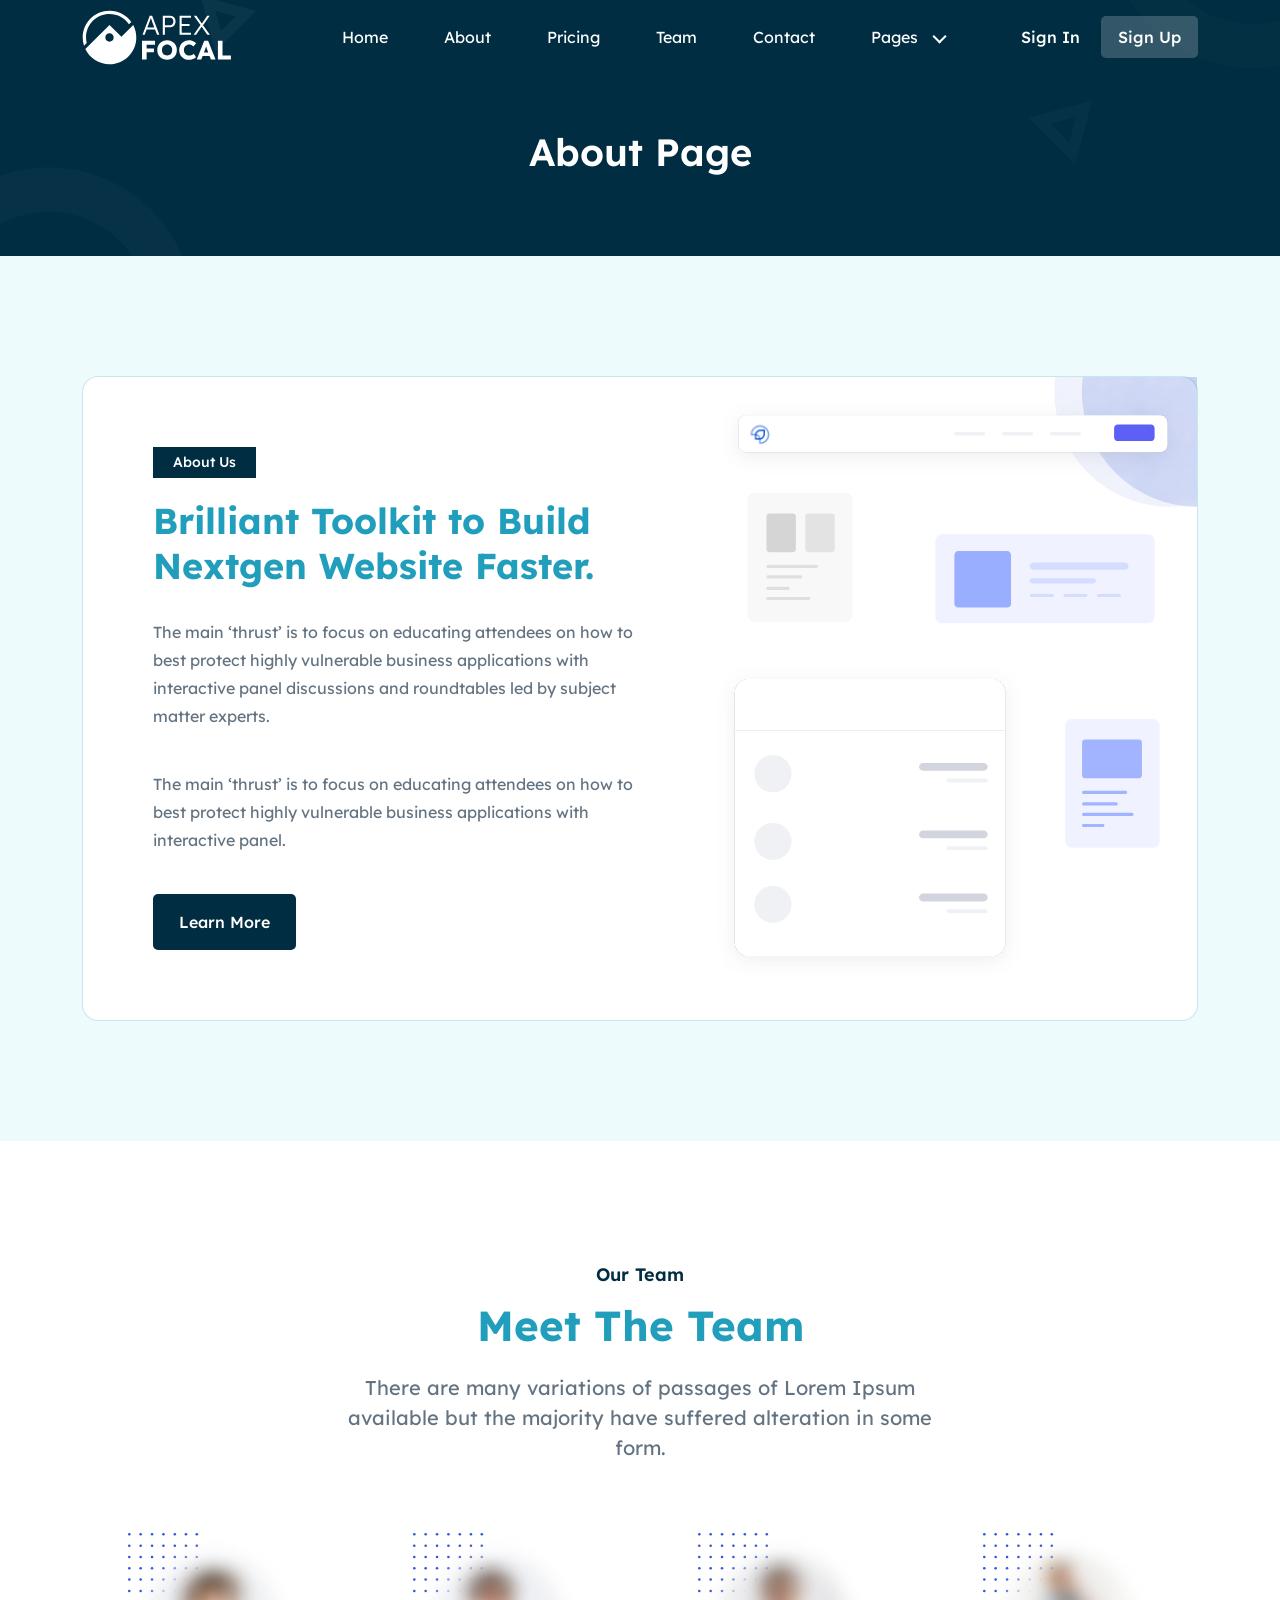
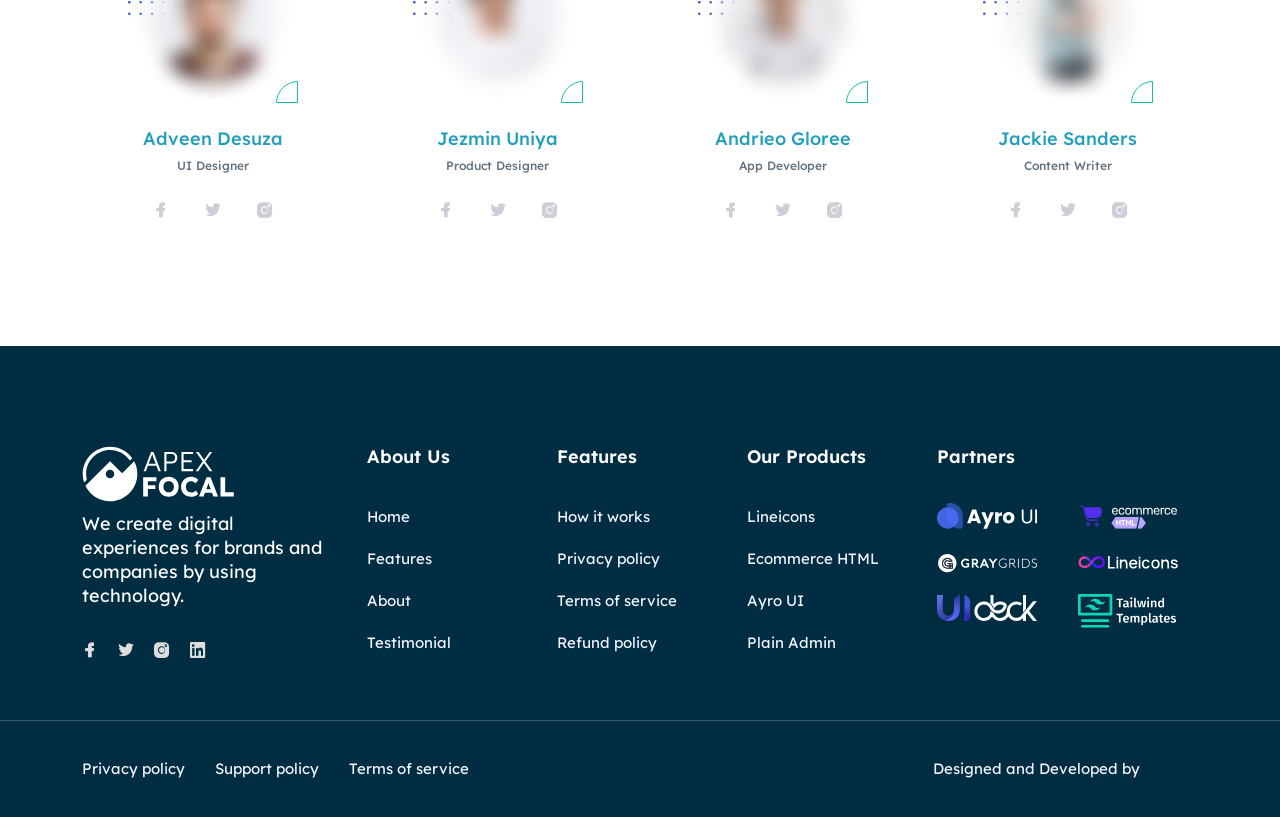
<file: about.html>
<!-- =========

	Template Name: Play
	Author: UIdeck
	Author URI: https://uideck.com/
	Support: https://uideck.com/support/
	Version: 1.1

========== -->

<!DOCTYPE html>
<html lang="en">
  <head>
    <meta charset="UTF-8" />
    <meta http-equiv="X-UA-Compatible" content="IE=edge" />
    <meta name="viewport" content="width=device-width, initial-scale=1.0" />
    <title>Play | Open source Project by UIdeck</title>

    <!--====== Favicon Icon ======-->
    <link
      rel="shortcut icon"
      href="assets/images/favicon.svg"
      type="image/svg"
    />

    <!-- ===== All CSS files ===== -->
    <link rel="stylesheet" href="assets/css/bootstrap.min.css" />
    <link rel="stylesheet" href="assets/css/animate.css" />
    <link rel="stylesheet" href="assets/css/lineicons.css" />
    <link rel="stylesheet" href="assets/css/ud-styles.css" />
  </head>
  <body>
    <!-- ====== Header Start ====== -->
    <header class="ud-header">
      <div class="container">
        <div class="row">
          <div class="col-lg-12">
            <nav class="navbar navbar-expand-lg">
              <a class="navbar-brand" href="index.html">
                <img src="assets/images/logo/logo.svg" alt="Logo" />
              </a>
              <button class="navbar-toggler">
                <span class="toggler-icon"> </span>
                <span class="toggler-icon"> </span>
                <span class="toggler-icon"> </span>
              </button>

              <div class="navbar-collapse">
                <ul id="nav" class="navbar-nav mx-auto">
                  <li class="nav-item">
                    <a class="ud-menu-scroll" href="#home">Home</a>
                  </li>

                  <li class="nav-item">
                    <a class="ud-menu-scroll" href="#about">About</a>
                  </li>
                  <li class="nav-item">
                    <a class="ud-menu-scroll" href="#pricing">Pricing</a>
                  </li>
                  <li class="nav-item">
                    <a class="ud-menu-scroll" href="#team">Team</a>
                  </li>
                  <li class="nav-item">
                    <a class="ud-menu-scroll" href="#contact">Contact</a>
                  </li>
                  <li class="nav-item nav-item-has-children">
                    <a href="javascript:void(0)"> Pages </a>
                    <ul class="ud-submenu">
                      <li class="ud-submenu-item">
                        <a href="about.html" class="ud-submenu-link">
                          About Page
                        </a>
                      </li>
                      <li class="ud-submenu-item">
                        <a href="pricing.html" class="ud-submenu-link">
                          Pricing Page
                        </a>
                      </li>
                      <li class="ud-submenu-item">
                        <a href="contact.html" class="ud-submenu-link">
                          Contact Page
                        </a>
                      </li>
                      <li class="ud-submenu-item">
                        <a href="blog.html" class="ud-submenu-link">
                          Blog Grid Page
                        </a>
                      </li>
                      <li class="ud-submenu-item">
                        <a href="blog-details.html" class="ud-submenu-link">
                          Blog Details Page
                        </a>
                      </li>
                      <li class="ud-submenu-item">
                        <a href="login.html" class="ud-submenu-link">
                          Sign In Page
                        </a>
                      </li>
                      <li class="ud-submenu-item">
                        <a href="404.html" class="ud-submenu-link">404 Page</a>
                      </li>
                    </ul>
                  </li>
                </ul>
              </div>

              <div class="navbar-btn d-none d-sm-inline-block">
                <a href="login.html" class="ud-main-btn ud-login-btn">
                  Sign In
                </a>
                <a class="ud-main-btn ud-white-btn" href="javascript:void(0)">
                  Sign Up
                </a>
              </div>
            </nav>
          </div>
        </div>
      </div>
    </header>
    <!-- ====== Header End ====== -->

    <!-- ====== Banner Start ====== -->
    <section class="ud-page-banner">
      <div class="container">
        <div class="row">
          <div class="col-lg-12">
            <div class="ud-banner-content">
              <h1>About Page</h1>
            </div>
          </div>
        </div>
      </div>
    </section>
    <!-- ====== Banner End ====== -->

    <!-- ====== About Start ====== -->
    <section id="about" class="ud-about">
      <div class="container">
        <div class="ud-about-wrapper wow fadeInUp" data-wow-delay=".2s">
          <div class="ud-about-content-wrapper">
            <div class="ud-about-content">
              <span class="tag">About Us</span>
              <h2>Brilliant Toolkit to Build Nextgen Website Faster.</h2>
              <p>
                The main ‘thrust’ is to focus on educating attendees on how to
                best protect highly vulnerable business applications with
                interactive panel discussions and roundtables led by subject
                matter experts.
              </p>

              <p>
                The main ‘thrust’ is to focus on educating attendees on how to
                best protect highly vulnerable business applications with
                interactive panel.
              </p>
              <a href="javascript:void(0)" class="ud-main-btn">Learn More</a>
            </div>
          </div>
          <div class="ud-about-image">
            <img src="assets/images/about/about-image.svg" alt="about-image" />
          </div>
        </div>
      </div>
    </section>
    <!-- ====== About End ====== -->

    <!-- ====== Team Start ====== -->
    <section id="team" class="ud-team">
      <div class="container">
        <div class="row">
          <div class="col-lg-12">
            <div class="ud-section-title mx-auto text-center">
              <span>Our Team</span>
              <h2>Meet The Team</h2>
              <p>
                There are many variations of passages of Lorem Ipsum available
                but the majority have suffered alteration in some form.
              </p>
            </div>
          </div>
        </div>

        <div class="row">
          <div class="col-xl-3 col-lg-3 col-sm-6">
            <div class="ud-single-team wow fadeInUp" data-wow-delay=".1s">
              <div class="ud-team-image-wrapper">
                <div class="ud-team-image">
                  <img src="assets/images/team/team-01.png" alt="team" />
                </div>

                <img
                  src="assets/images/team/dotted-shape.svg"
                  alt="shape"
                  class="shape shape-1"
                />
                <img
                  src="assets/images/team/shape-2.svg"
                  alt="shape"
                  class="shape shape-2"
                />
              </div>
              <div class="ud-team-info">
                <h5>Adveen Desuza</h5>
                <h6>UI Designer</h6>
              </div>
              <ul class="ud-team-socials">
                <li>
                  <a href="https://twitter.com/MusharofChy">
                    <i class="lni lni-facebook-filled"></i>
                  </a>
                </li>
                <li>
                  <a href="https://twitter.com/MusharofChy">
                    <i class="lni lni-twitter-filled"></i>
                  </a>
                </li>
                <li>
                  <a href="https://twitter.com/MusharofChy">
                    <i class="lni lni-instagram-filled"></i>
                  </a>
                </li>
              </ul>
            </div>
          </div>
          <div class="col-xl-3 col-lg-3 col-sm-6">
            <div class="ud-single-team wow fadeInUp" data-wow-delay=".15s">
              <div class="ud-team-image-wrapper">
                <div class="ud-team-image">
                  <img src="assets/images/team/team-02.png" alt="team" />
                </div>

                <img
                  src="assets/images/team/dotted-shape.svg"
                  alt="shape"
                  class="shape shape-1"
                />
                <img
                  src="assets/images/team/shape-2.svg"
                  alt="shape"
                  class="shape shape-2"
                />
              </div>
              <div class="ud-team-info">
                <h5>Jezmin uniya</h5>
                <h6>Product Designer</h6>
              </div>
              <ul class="ud-team-socials">
                <li>
                  <a href="https://twitter.com/MusharofChy">
                    <i class="lni lni-facebook-filled"></i>
                  </a>
                </li>
                <li>
                  <a href="https://twitter.com/MusharofChy">
                    <i class="lni lni-twitter-filled"></i>
                  </a>
                </li>
                <li>
                  <a href="https://twitter.com/MusharofChy">
                    <i class="lni lni-instagram-filled"></i>
                  </a>
                </li>
              </ul>
            </div>
          </div>
          <div class="col-xl-3 col-lg-3 col-sm-6">
            <div class="ud-single-team wow fadeInUp" data-wow-delay=".2s">
              <div class="ud-team-image-wrapper">
                <div class="ud-team-image">
                  <img src="assets/images/team/team-03.png" alt="team" />
                </div>

                <img
                  src="assets/images/team/dotted-shape.svg"
                  alt="shape"
                  class="shape shape-1"
                />
                <img
                  src="assets/images/team/shape-2.svg"
                  alt="shape"
                  class="shape shape-2"
                />
              </div>
              <div class="ud-team-info">
                <h5>Andrieo Gloree</h5>
                <h6>App Developer</h6>
              </div>
              <ul class="ud-team-socials">
                <li>
                  <a href="https://twitter.com/MusharofChy">
                    <i class="lni lni-facebook-filled"></i>
                  </a>
                </li>
                <li>
                  <a href="https://twitter.com/MusharofChy">
                    <i class="lni lni-twitter-filled"></i>
                  </a>
                </li>
                <li>
                  <a href="https://twitter.com/MusharofChy">
                    <i class="lni lni-instagram-filled"></i>
                  </a>
                </li>
              </ul>
            </div>
          </div>
          <div class="col-xl-3 col-lg-3 col-sm-6">
            <div class="ud-single-team wow fadeInUp" data-wow-delay=".25s">
              <div class="ud-team-image-wrapper">
                <div class="ud-team-image">
                  <img src="assets/images/team/team-04.png" alt="team" />
                </div>

                <img
                  src="assets/images/team/dotted-shape.svg"
                  alt="shape"
                  class="shape shape-1"
                />
                <img
                  src="assets/images/team/shape-2.svg"
                  alt="shape"
                  class="shape shape-2"
                />
              </div>
              <div class="ud-team-info">
                <h5>Jackie Sanders</h5>
                <h6>Content Writer</h6>
              </div>
              <ul class="ud-team-socials">
                <li>
                  <a href="https://twitter.com/MusharofChy">
                    <i class="lni lni-facebook-filled"></i>
                  </a>
                </li>
                <li>
                  <a href="https://twitter.com/MusharofChy">
                    <i class="lni lni-twitter-filled"></i>
                  </a>
                </li>
                <li>
                  <a href="https://twitter.com/MusharofChy">
                    <i class="lni lni-instagram-filled"></i>
                  </a>
                </li>
              </ul>
            </div>
          </div>
        </div>
      </div>
    </section>
    <!-- ====== Team End ====== -->

    <!-- ====== Footer Start ====== -->
    <footer class="ud-footer wow fadeInUp" data-wow-delay=".15s">
      <div class="shape shape-1">
        <img src="assets/images/footer/shape-1.svg" alt="shape" />
      </div>
      <div class="shape shape-2">
        <img src="assets/images/footer/shape-2.svg" alt="shape" />
      </div>
      <div class="shape shape-3">
        <img src="assets/images/footer/shape-3.svg" alt="shape" />
      </div>
      <div class="ud-footer-widgets">
        <div class="container">
          <div class="row">
            <div class="col-xl-3 col-lg-4 col-md-6">
              <div class="ud-widget">
                <a href="index.html" class="ud-footer-logo">
                  <img src="assets/images/logo/logo.svg" alt="logo" />
                </a>
                <p class="ud-widget-desc">
                  We create digital experiences for brands and companies by
                  using technology.
                </p>
                <ul class="ud-widget-socials">
                  <li>
                    <a href="https://twitter.com/MusharofChy">
                      <i class="lni lni-facebook-filled"></i>
                    </a>
                  </li>
                  <li>
                    <a href="https://twitter.com/MusharofChy">
                      <i class="lni lni-twitter-filled"></i>
                    </a>
                  </li>
                  <li>
                    <a href="https://twitter.com/MusharofChy">
                      <i class="lni lni-instagram-filled"></i>
                    </a>
                  </li>
                  <li>
                    <a href="https://twitter.com/MusharofChy">
                      <i class="lni lni-linkedin-original"></i>
                    </a>
                  </li>
                </ul>
              </div>
            </div>

            <div class="col-xl-2 col-lg-2 col-md-6 col-sm-6">
              <div class="ud-widget">
                <h5 class="ud-widget-title">About Us</h5>
                <ul class="ud-widget-links">
                  <li>
                    <a href="javascript:void(0)">Home</a>
                  </li>
                  <li>
                    <a href="javascript:void(0)">Features</a>
                  </li>
                  <li>
                    <a href="javascript:void(0)">About</a>
                  </li>
                  <li>
                    <a href="javascript:void(0)">Testimonial</a>
                  </li>
                </ul>
              </div>
            </div>
            <div class="col-xl-2 col-lg-3 col-md-6 col-sm-6">
              <div class="ud-widget">
                <h5 class="ud-widget-title">Features</h5>
                <ul class="ud-widget-links">
                  <li>
                    <a href="javascript:void(0)">How it works</a>
                  </li>
                  <li>
                    <a href="javascript:void(0)">Privacy policy</a>
                  </li>
                  <li>
                    <a href="javascript:void(0)">Terms of service</a>
                  </li>
                  <li>
                    <a href="javascript:void(0)">Refund policy</a>
                  </li>
                </ul>
              </div>
            </div>
            <div class="col-xl-2 col-lg-3 col-md-6 col-sm-6">
              <div class="ud-widget">
                <h5 class="ud-widget-title">Our Products</h5>
                <ul class="ud-widget-links">
                  <li>
                    <a
                      href="https://lineicons.com/"
                      rel="nofollow noopner"
                      target="_blank"
                      >Lineicons
                    </a>
                  </li>
                  <li>
                    <a
                      href="https://ecommercehtml.com/"
                      rel="nofollow noopner"
                      target="_blank"
                      >Ecommerce HTML</a
                    >
                  </li>
                  <li>
                    <a
                      href="https://ayroui.com/"
                      rel="nofollow noopner"
                      target="_blank"
                      >Ayro UI</a
                    >
                  </li>
                  <li>
                    <a
                      href="https://graygrids.com/"
                      rel="nofollow noopner"
                      target="_blank"
                      >Plain Admin</a
                    >
                  </li>
                </ul>
              </div>
            </div>
            <div class="col-xl-3 col-lg-6 col-md-8 col-sm-10">
              <div class="ud-widget">
                <h5 class="ud-widget-title">Partners</h5>
                <ul class="ud-widget-brands">
                  <li>
                    <a
                      href="https://ayroui.com/"
                      rel="nofollow noopner"
                      target="_blank"
                    >
                      <img
                        src="assets/images/footer/brands/ayroui.svg"
                        alt="ayroui"
                      />
                    </a>
                  </li>
                  <li>
                    <a
                      href="https://ecommercehtml.com/"
                      rel="nofollow noopner"
                      target="_blank"
                    >
                      <img
                        src="assets/images/footer/brands/ecommerce-html.svg"
                        alt="ecommerce-html"
                      />
                    </a>
                  </li>
                  <li>
                    <a
                      href="https://graygrids.com/"
                      rel="nofollow noopner"
                      target="_blank"
                    >
                      <img
                        src="assets/images/footer/brands/graygrids.svg"
                        alt="graygrids"
                      />
                    </a>
                  </li>
                  <li>
                    <a
                      href="https://lineicons.com/"
                      rel="nofollow noopner"
                      target="_blank"
                    >
                      <img
                        src="assets/images/footer/brands/lineicons.svg"
                        alt="lineicons"
                      />
                    </a>
                  </li>
                  <li>
                    <a
                      href="https://uideck.com/"
                      rel="nofollow noopner"
                      target="_blank"
                    >
                      <img
                        src="assets/images/footer/brands/uideck.svg"
                        alt="uideck"
                      />
                    </a>
                  </li>
                  <li>
                    <a
                      href="https://tailwindtemplates.co/"
                      rel="nofollow noopner"
                      target="_blank"
                    >
                      <img
                        src="assets/images/footer/brands/tailwindtemplates.svg"
                        alt="tailwindtemplates"
                      />
                    </a>
                  </li>
                </ul>
              </div>
            </div>
          </div>
        </div>
      </div>
      <div class="ud-footer-bottom">
        <div class="container">
          <div class="row">
            <div class="col-md-8">
              <ul class="ud-footer-bottom-left">
                <li>
                  <a href="javascript:void(0)">Privacy policy</a>
                </li>
                <li>
                  <a href="javascript:void(0)">Support policy</a>
                </li>
                <li>
                  <a href="javascript:void(0)">Terms of service</a>
                </li>
              </ul>
            </div>
            <div class="col-md-4">
              <p class="ud-footer-bottom-right">
                Designed and Developed by
                <a href="https://uideck.com" rel="nofollow">UIdeck</a>
              </p>
            </div>
          </div>
        </div>
      </div>
    </footer>
    <!-- ====== Footer End ====== -->

    <!-- ====== Back To Top Start ====== -->
    <a href="javascript:void(0)" class="back-to-top">
      <i class="lni lni-chevron-up"> </i>
    </a>
    <!-- ====== Back To Top End ====== -->

    <!-- ====== All Javascript Files ====== -->
    <script src="assets/js/bootstrap.bundle.min.js"></script>
    <script src="assets/js/wow.min.js"></script>
    <script src="assets/js/main.js"></script>
  </body>
</html>
</file>
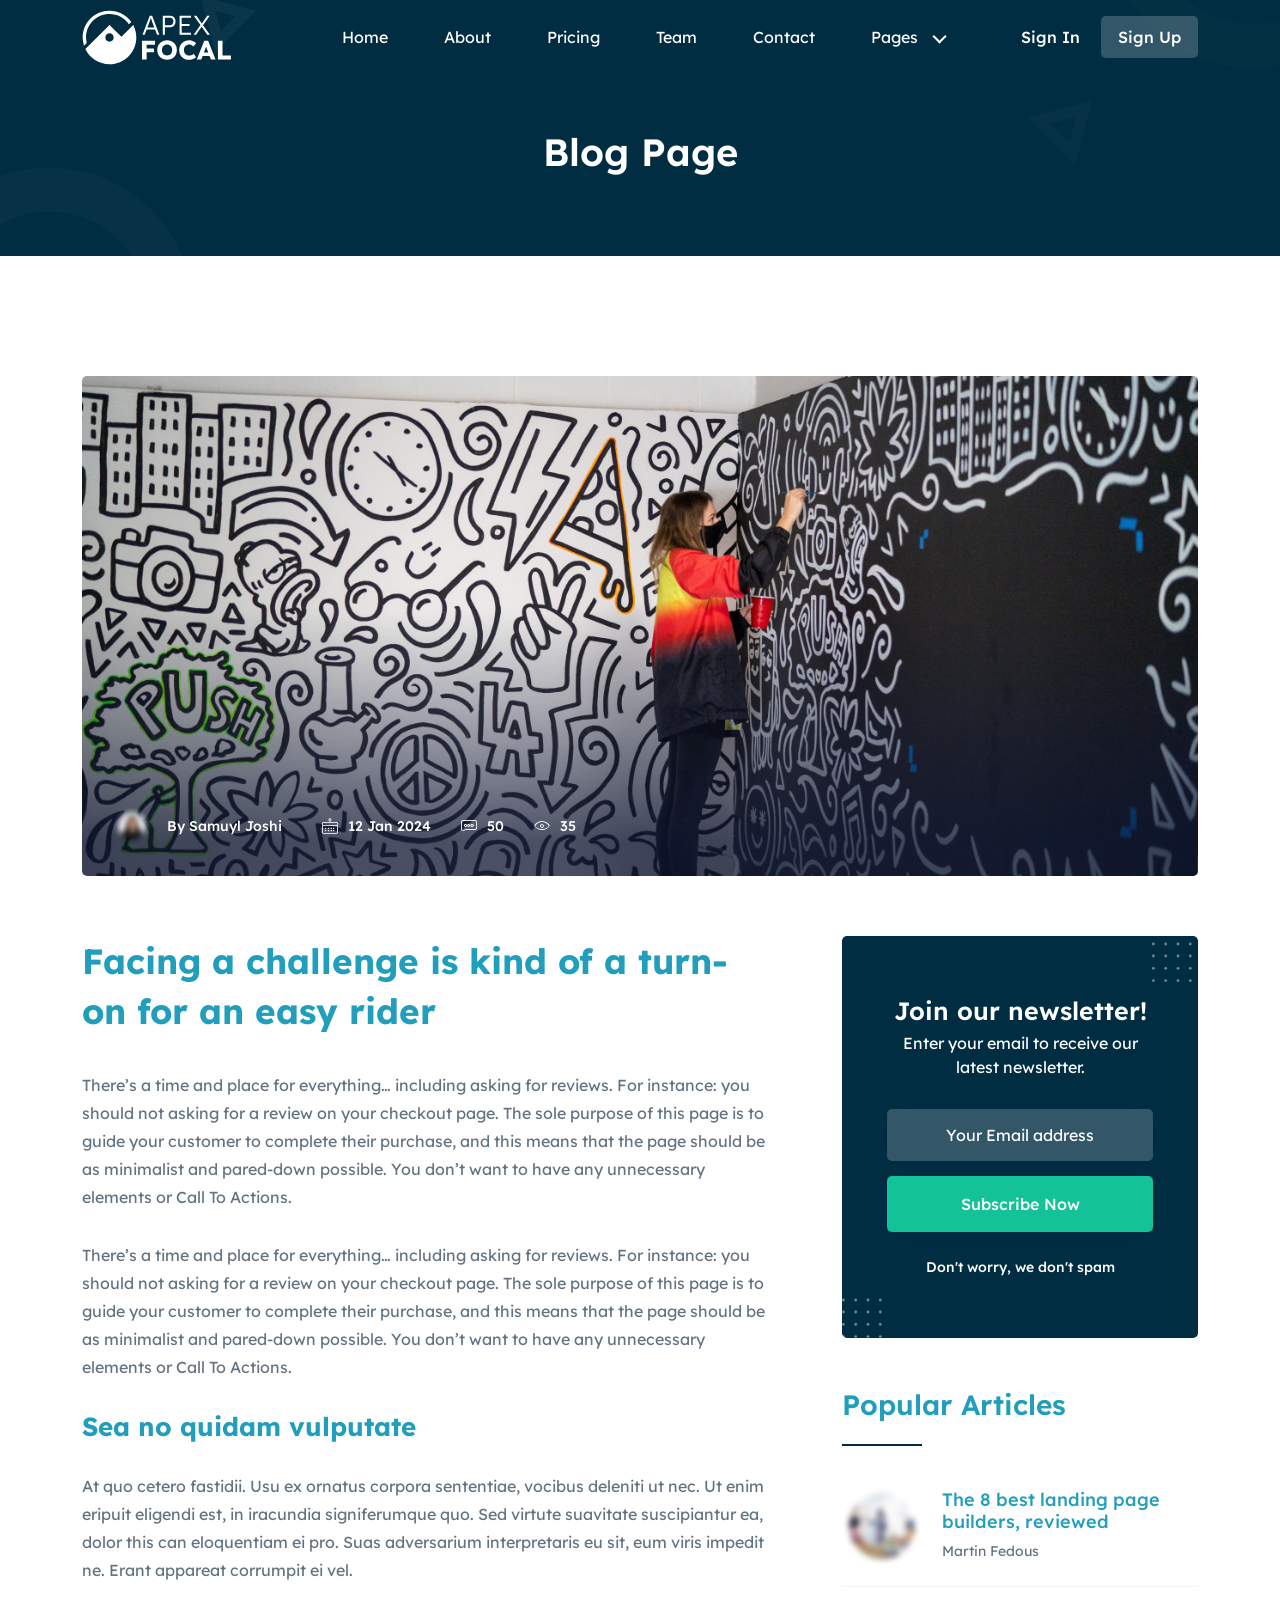
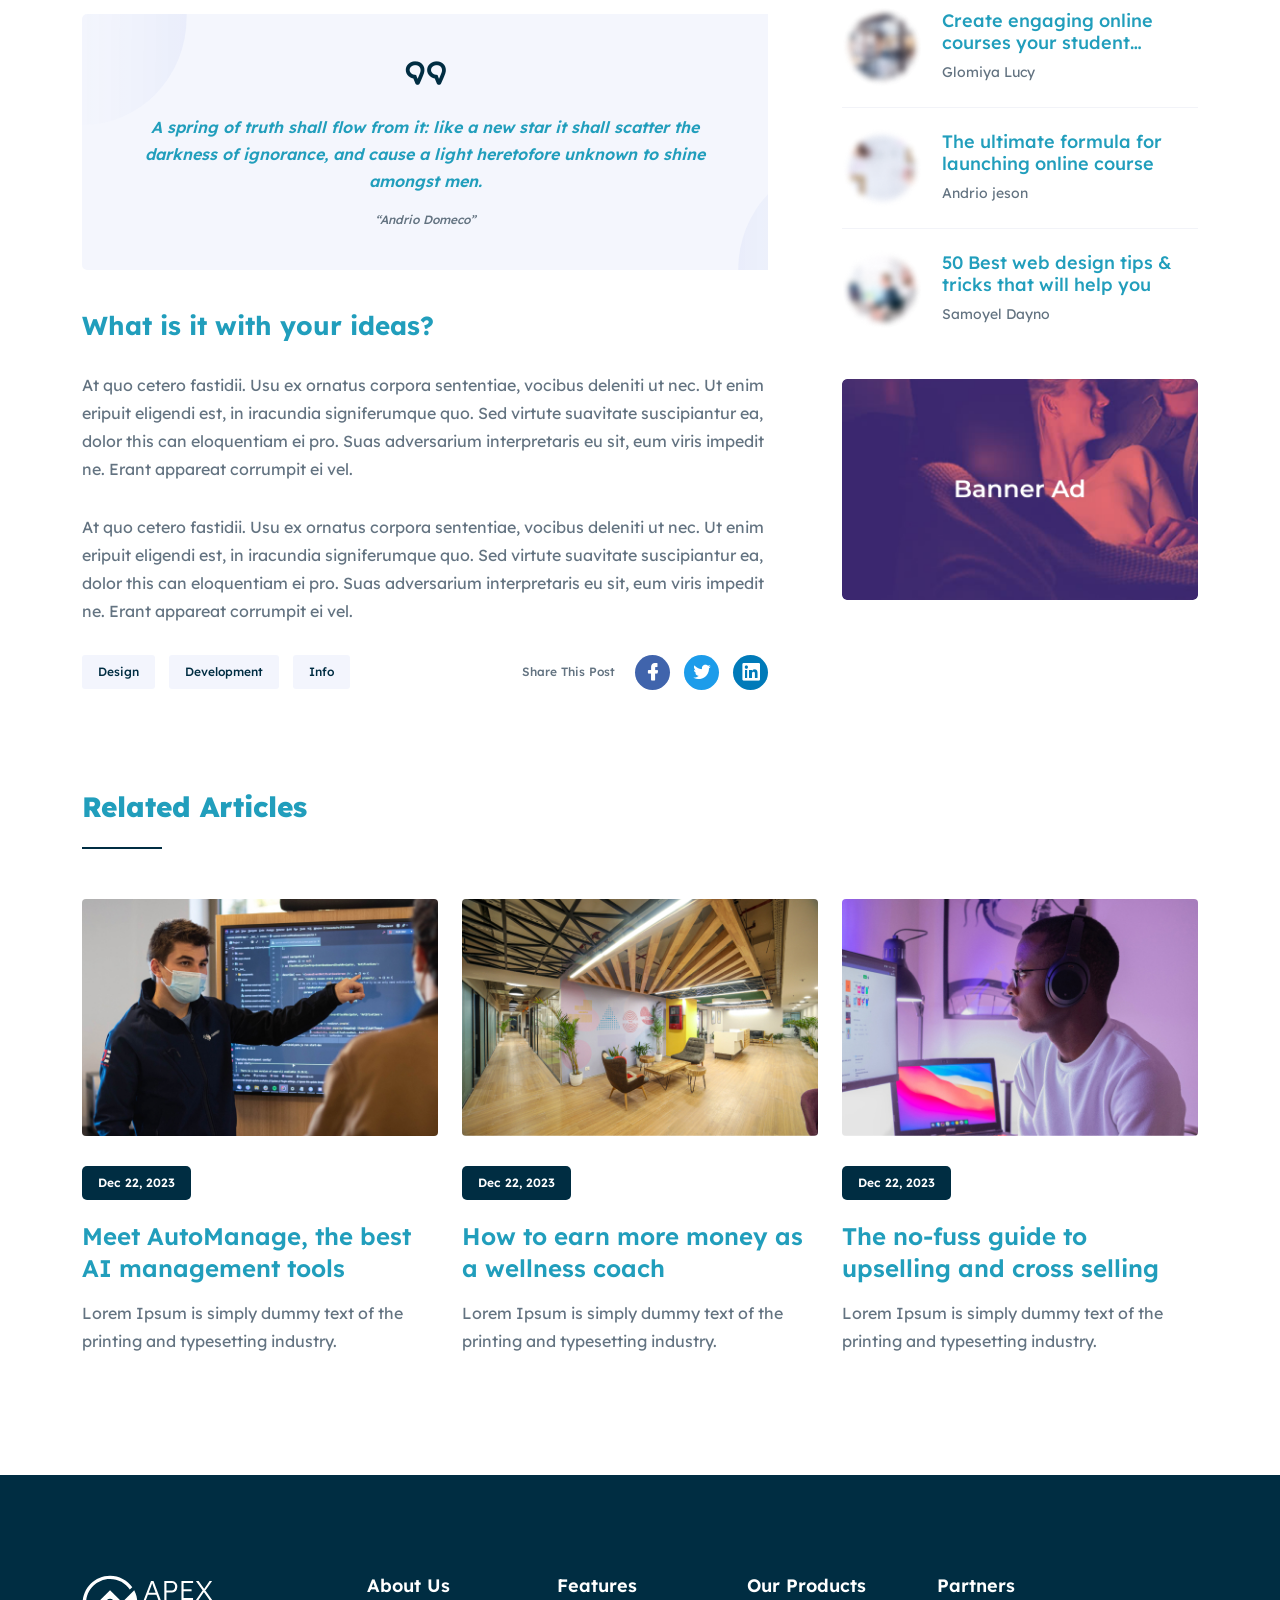
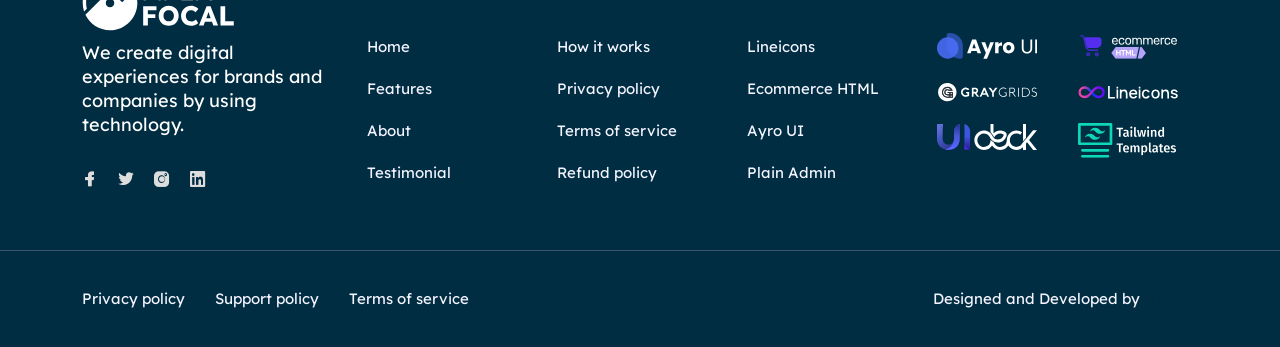
<file: blog-details.html>
<!-- =========

	Template Name: Play
	Author: UIdeck
	Author URI: https://uideck.com/
	Support: https://uideck.com/support/
	Version: 1.1

========== -->

<!DOCTYPE html>
<html lang="en">
  <head>
    <meta charset="UTF-8" />
    <meta http-equiv="X-UA-Compatible" content="IE=edge" />
    <meta name="viewport" content="width=device-width, initial-scale=1.0" />
    <title>Play | Open source Project by UIdeck</title>

    <!--====== Favicon Icon ======-->
    <link
      rel="shortcut icon"
      href="assets/images/favicon.svg"
      type="image/svg"
    />

    <!-- ===== All CSS files ===== -->
    <link rel="stylesheet" href="assets/css/bootstrap.min.css" />
    <link rel="stylesheet" href="assets/css/animate.css" />
    <link rel="stylesheet" href="assets/css/lineicons.css" />
    <link rel="stylesheet" href="assets/css/ud-styles.css" />
  </head>
  <body>
    <!-- ====== Header Start ====== -->
    <header class="ud-header">
      <div class="container">
        <div class="row">
          <div class="col-lg-12">
            <nav class="navbar navbar-expand-lg">
              <a class="navbar-brand" href="index.html">
                <img src="assets/images/logo/logo.svg" alt="Logo" />
              </a>
              <button class="navbar-toggler">
                <span class="toggler-icon"> </span>
                <span class="toggler-icon"> </span>
                <span class="toggler-icon"> </span>
              </button>

              <div class="navbar-collapse">
                <ul id="nav" class="navbar-nav mx-auto">
                  <li class="nav-item">
                    <a class="ud-menu-scroll" href="#home">Home</a>
                  </li>

                  <li class="nav-item">
                    <a class="ud-menu-scroll" href="#about">About</a>
                  </li>
                  <li class="nav-item">
                    <a class="ud-menu-scroll" href="#pricing">Pricing</a>
                  </li>
                  <li class="nav-item">
                    <a class="ud-menu-scroll" href="#team">Team</a>
                  </li>
                  <li class="nav-item">
                    <a class="ud-menu-scroll" href="#contact">Contact</a>
                  </li>
                  <li class="nav-item nav-item-has-children">
                    <a href="javascript:void(0)"> Pages </a>
                    <ul class="ud-submenu">
                      <li class="ud-submenu-item">
                        <a href="about.html" class="ud-submenu-link">
                          About Page
                        </a>
                      </li>
                      <li class="ud-submenu-item">
                        <a href="pricing.html" class="ud-submenu-link">
                          Pricing Page
                        </a>
                      </li>
                      <li class="ud-submenu-item">
                        <a href="contact.html" class="ud-submenu-link">
                          Contact Page
                        </a>
                      </li>
                      <li class="ud-submenu-item">
                        <a href="blog.html" class="ud-submenu-link">
                          Blog Grid Page
                        </a>
                      </li>
                      <li class="ud-submenu-item">
                        <a href="blog-details.html" class="ud-submenu-link">
                          Blog Details Page
                        </a>
                      </li>
                      <li class="ud-submenu-item">
                        <a href="login.html" class="ud-submenu-link">
                          Sign In Page
                        </a>
                      </li>
                      <li class="ud-submenu-item">
                        <a href="404.html" class="ud-submenu-link">404 Page</a>
                      </li>
                    </ul>
                  </li>
                </ul>
              </div>

              <div class="navbar-btn d-none d-sm-inline-block">
                <a href="login.html" class="ud-main-btn ud-login-btn">
                  Sign In
                </a>
                <a class="ud-main-btn ud-white-btn" href="javascript:void(0)">
                  Sign Up
                </a>
              </div>
            </nav>
          </div>
        </div>
      </div>
    </header>
    <!-- ====== Header End ====== -->

    <!-- ====== Banner Start ====== -->
    <section class="ud-page-banner">
      <div class="container">
        <div class="row">
          <div class="col-lg-12">
            <div class="ud-banner-content">
              <h1>Blog Page</h1>
            </div>
          </div>
        </div>
      </div>
    </section>
    <!-- ====== Banner End ====== -->

    <!-- ====== Blog Details Start ====== -->
    <section class="ud-blog-details">
      <div class="container">
        <div class="row">
          <div class="col-lg-12">
            <div class="ud-blog-details-image">
              <img
                src="assets/images/blog/blog-details-01.jpg"
                alt="blog details"
              />
              <div class="ud-blog-overlay">
                <div class="ud-blog-overlay-content">
                  <div class="ud-blog-author">
                    <img src="assets/images/blog/author-01.png" alt="author" />
                    <span>
                      By <a href="javascript:void(0)"> Samuyl Joshi </a>
                    </span>
                  </div>

                  <div class="ud-blog-meta">
                    <p class="date">
                      <i class="lni lni-calendar"></i> <span>12 Jan 2024</span>
                    </p>
                    <p class="comment">
                      <i class="lni lni-comments"></i> <span>50</span>
                    </p>
                    <p class="view">
                      <i class="lni lni-eye"></i> <span>35</span>
                    </p>
                  </div>
                </div>
              </div>
            </div>
          </div>

          <div class="col-lg-8">
            <div class="ud-blog-details-content">
              <h2 class="ud-blog-details-title">
                Facing a challenge is kind of a turn-on for an easy rider
              </h2>
              <p class="ud-blog-details-para">
                There’s a time and place for everything… including asking for
                reviews. For instance: you should not asking for a review on
                your checkout page. The sole purpose of this page is to guide
                your customer to complete their purchase, and this means that
                the page should be as minimalist and pared-down possible. You
                don’t want to have any unnecessary elements or Call To Actions.
              </p>
              <p class="ud-blog-details-para">
                There’s a time and place for everything… including asking for
                reviews. For instance: you should not asking for a review on
                your checkout page. The sole purpose of this page is to guide
                your customer to complete their purchase, and this means that
                the page should be as minimalist and pared-down possible. You
                don’t want to have any unnecessary elements or Call To Actions.
              </p>
              <h3 class="ud-blog-details-subtitle">Sea no quidam vulputate</h3>
              <p class="ud-blog-details-para">
                At quo cetero fastidii. Usu ex ornatus corpora sententiae,
                vocibus deleniti ut nec. Ut enim eripuit eligendi est, in
                iracundia signiferumque quo. Sed virtute suavitate suscipiantur
                ea, dolor this can eloquentiam ei pro. Suas adversarium
                interpretaris eu sit, eum viris impedit ne. Erant appareat
                corrumpit ei vel.
              </p>

              <div class="ud-blog-quote">
                <i class="lni lni-quotation"></i>
                <p>
                  A spring of truth shall flow from it: like a new star it shall
                  scatter the darkness of ignorance, and cause a light
                  heretofore unknown to shine amongst men.
                </p>
                <h6>“Andrio Domeco”</h6>
              </div>
              <h3 class="ud-blog-details-subtitle">
                What is it with your ideas?
              </h3>
              <p class="ud-blog-details-para">
                At quo cetero fastidii. Usu ex ornatus corpora sententiae,
                vocibus deleniti ut nec. Ut enim eripuit eligendi est, in
                iracundia signiferumque quo. Sed virtute suavitate suscipiantur
                ea, dolor this can eloquentiam ei pro. Suas adversarium
                interpretaris eu sit, eum viris impedit ne. Erant appareat
                corrumpit ei vel.
              </p>
              <p class="ud-blog-details-para">
                At quo cetero fastidii. Usu ex ornatus corpora sententiae,
                vocibus deleniti ut nec. Ut enim eripuit eligendi est, in
                iracundia signiferumque quo. Sed virtute suavitate suscipiantur
                ea, dolor this can eloquentiam ei pro. Suas adversarium
                interpretaris eu sit, eum viris impedit ne. Erant appareat
                corrumpit ei vel.
              </p>

              <div class="ud-blog-details-action">
                <ul class="ud-blog-tags">
                  <li>
                    <a href="javascript:void(0)">Design</a>
                  </li>
                  <li>
                    <a href="javascript:void(0)">Development</a>
                  </li>
                  <li>
                    <a href="javascript:void(0)">Info</a>
                  </li>
                </ul>
                <div class="ud-blog-share">
                  <h6>Share This Post</h6>
                  <ul class="ud-blog-share-links">
                    <li>
                      <a href="javascript:void(0)" class="facebook">
                        <i class="lni lni-facebook-filled"></i>
                      </a>
                    </li>
                    <li>
                      <a href="javascript:void(0)" class="twitter">
                        <i class="lni lni-twitter-filled"></i>
                      </a>
                    </li>
                    <li>
                      <a href="javascript:void(0)" class="linkedin">
                        <i class="lni lni-linkedin-original"></i>
                      </a>
                    </li>
                  </ul>
                </div>
              </div>
            </div>
          </div>
          <div class="col-lg-4">
            <div class="ud-blog-sidebar">
              <div class="ud-newsletter-box">
                <img
                  src="assets/images/blog/dotted-shape.svg"
                  alt="shape"
                  class="shape shape-1"
                />
                <img
                  src="assets/images/blog/dotted-shape.svg"
                  alt="shape"
                  class="shape shape-2"
                />
                <h3 class="ud-newsletter-title">Join our newsletter!</h3>
                <p>Enter your email to receive our latest newsletter.</p>
                <form class="ud-newsletter-form">
                  <input
                    type="email"
                    name="email"
                    placeholder="Your Email address"
                  />
                  <button class="ud-main-btn">Subscribe Now</button>
                  <p class="ud-newsletter-note">Don't worry, we don't spam</p>
                </form>
              </div>

              <div class="ud-articles-box">
                <h3 class="ud-articles-box-title">Popular Articles</h3>
                <ul class="ud-articles-list">
                  <li>
                    <div class="ud-article-image">
                      <img
                        src="assets/images/blog/article-author-01.png"
                        alt="author"
                      />
                    </div>
                    <div class="ud-article-content">
                      <h5 class="ud-article-title">
                        <a href="javascript:void(0)">
                          The 8 best landing page builders, reviewed
                        </a>
                      </h5>
                      <p class="ud-article-author">Martin Fedous</p>
                    </div>
                  </li>
                  <li>
                    <div class="ud-article-image">
                      <img
                        src="assets/images/blog/article-author-02.png"
                        alt="author"
                      />
                    </div>
                    <div class="ud-article-content">
                      <h5 class="ud-article-title">
                        <a href="javascript:void(0)">
                          Create engaging online courses your student…
                        </a>
                      </h5>
                      <p class="ud-article-author">Glomiya Lucy</p>
                    </div>
                  </li>
                  <li>
                    <div class="ud-article-image">
                      <img
                        src="assets/images/blog/article-author-03.png"
                        alt="author"
                      />
                    </div>
                    <div class="ud-article-content">
                      <h5 class="ud-article-title">
                        <a href="javascript:void(0)">
                          The ultimate formula for launching online course
                        </a>
                      </h5>
                      <p class="ud-article-author">Andrio jeson</p>
                    </div>
                  </li>
                  <li>
                    <div class="ud-article-image">
                      <img
                        src="assets/images/blog/article-author-04.png"
                        alt="author"
                      />
                    </div>
                    <div class="ud-article-content">
                      <h5 class="ud-article-title">
                        <a href="javascript:void(0)">
                          50 Best web design tips & tricks that will help you
                        </a>
                      </h5>
                      <p class="ud-article-author">Samoyel Dayno</p>
                    </div>
                  </li>
                </ul>
              </div>

              <div class="ud-banner-ad">
                <a href="javascript:void(0)">
                  <img
                    src="assets/images/blog/bannder-ad.png"
                    alt="ad banner"
                  />
                </a>
              </div>
            </div>
          </div>
        </div>
      </div>
    </section>
    <!-- ====== Blog Details End ====== -->

    <!-- ====== Blog Start ====== -->
    <section class="ud-blog-grids ud-related-articles">
      <div class="container">
        <div class="row col-lg-12">
          <div class="ud-related-title">
            <h2 class="ud-related-articles-title">Related Articles</h2>
          </div>
        </div>
        <div class="row">
          <div class="col-lg-4 col-md-6">
            <div class="ud-single-blog">
              <div class="ud-blog-image">
                <a href="blog-details.html">
                  <img src="assets/images/blog/blog-01.jpg" alt="blog" />
                </a>
              </div>
              <div class="ud-blog-content">
                <span class="ud-blog-date">Dec 22, 2023</span>
                <h3 class="ud-blog-title">
                  <a href="blog-details.html">
                    Meet AutoManage, the best AI management tools
                  </a>
                </h3>
                <p class="ud-blog-desc">
                  Lorem Ipsum is simply dummy text of the printing and
                  typesetting industry.
                </p>
              </div>
            </div>
          </div>
          <div class="col-lg-4 col-md-6">
            <div class="ud-single-blog">
              <div class="ud-blog-image">
                <a href="blog-details.html">
                  <img src="assets/images/blog/blog-02.jpg" alt="blog" />
                </a>
              </div>
              <div class="ud-blog-content">
                <span class="ud-blog-date">Dec 22, 2023</span>
                <h3 class="ud-blog-title">
                  <a href="blog-details.html">
                    How to earn more money as a wellness coach
                  </a>
                </h3>
                <p class="ud-blog-desc">
                  Lorem Ipsum is simply dummy text of the printing and
                  typesetting industry.
                </p>
              </div>
            </div>
          </div>
          <div class="col-lg-4 col-md-6">
            <div class="ud-single-blog">
              <div class="ud-blog-image">
                <a href="blog-details.html">
                  <img src="assets/images/blog/blog-03.jpg" alt="blog" />
                </a>
              </div>
              <div class="ud-blog-content">
                <span class="ud-blog-date">Dec 22, 2023</span>
                <h3 class="ud-blog-title">
                  <a href="blog-details.html">
                    The no-fuss guide to upselling and cross selling
                  </a>
                </h3>
                <p class="ud-blog-desc">
                  Lorem Ipsum is simply dummy text of the printing and
                  typesetting industry.
                </p>
              </div>
            </div>
          </div>
        </div>
      </div>
    </section>
    <!-- ====== Blog End ====== -->

    <!-- ====== Footer Start ====== -->
    <footer class="ud-footer wow fadeInUp" data-wow-delay=".15s">
      <div class="shape shape-1">
        <img src="assets/images/footer/shape-1.svg" alt="shape" />
      </div>
      <div class="shape shape-2">
        <img src="assets/images/footer/shape-2.svg" alt="shape" />
      </div>
      <div class="shape shape-3">
        <img src="assets/images/footer/shape-3.svg" alt="shape" />
      </div>
      <div class="ud-footer-widgets">
        <div class="container">
          <div class="row">
            <div class="col-xl-3 col-lg-4 col-md-6">
              <div class="ud-widget">
                <a href="index.html" class="ud-footer-logo">
                  <img src="assets/images/logo/logo.svg" alt="logo" />
                </a>
                <p class="ud-widget-desc">
                  We create digital experiences for brands and companies by
                  using technology.
                </p>
                <ul class="ud-widget-socials">
                  <li>
                    <a href="https://twitter.com/MusharofChy">
                      <i class="lni lni-facebook-filled"></i>
                    </a>
                  </li>
                  <li>
                    <a href="https://twitter.com/MusharofChy">
                      <i class="lni lni-twitter-filled"></i>
                    </a>
                  </li>
                  <li>
                    <a href="https://twitter.com/MusharofChy">
                      <i class="lni lni-instagram-filled"></i>
                    </a>
                  </li>
                  <li>
                    <a href="https://twitter.com/MusharofChy">
                      <i class="lni lni-linkedin-original"></i>
                    </a>
                  </li>
                </ul>
              </div>
            </div>

            <div class="col-xl-2 col-lg-2 col-md-6 col-sm-6">
              <div class="ud-widget">
                <h5 class="ud-widget-title">About Us</h5>
                <ul class="ud-widget-links">
                  <li>
                    <a href="javascript:void(0)">Home</a>
                  </li>
                  <li>
                    <a href="javascript:void(0)">Features</a>
                  </li>
                  <li>
                    <a href="javascript:void(0)">About</a>
                  </li>
                  <li>
                    <a href="javascript:void(0)">Testimonial</a>
                  </li>
                </ul>
              </div>
            </div>
            <div class="col-xl-2 col-lg-3 col-md-6 col-sm-6">
              <div class="ud-widget">
                <h5 class="ud-widget-title">Features</h5>
                <ul class="ud-widget-links">
                  <li>
                    <a href="javascript:void(0)">How it works</a>
                  </li>
                  <li>
                    <a href="javascript:void(0)">Privacy policy</a>
                  </li>
                  <li>
                    <a href="javascript:void(0)">Terms of service</a>
                  </li>
                  <li>
                    <a href="javascript:void(0)">Refund policy</a>
                  </li>
                </ul>
              </div>
            </div>
            <div class="col-xl-2 col-lg-3 col-md-6 col-sm-6">
              <div class="ud-widget">
                <h5 class="ud-widget-title">Our Products</h5>
                <ul class="ud-widget-links">
                  <li>
                    <a
                      href="https://lineicons.com/"
                      rel="nofollow noopner"
                      target="_blank"
                      >Lineicons
                    </a>
                  </li>
                  <li>
                    <a
                      href="https://ecommercehtml.com/"
                      rel="nofollow noopner"
                      target="_blank"
                      >Ecommerce HTML</a
                    >
                  </li>
                  <li>
                    <a
                      href="https://ayroui.com/"
                      rel="nofollow noopner"
                      target="_blank"
                      >Ayro UI</a
                    >
                  </li>
                  <li>
                    <a
                      href="https://graygrids.com/"
                      rel="nofollow noopner"
                      target="_blank"
                      >Plain Admin</a
                    >
                  </li>
                </ul>
              </div>
            </div>
            <div class="col-xl-3 col-lg-6 col-md-8 col-sm-10">
              <div class="ud-widget">
                <h5 class="ud-widget-title">Partners</h5>
                <ul class="ud-widget-brands">
                  <li>
                    <a
                      href="https://ayroui.com/"
                      rel="nofollow noopner"
                      target="_blank"
                    >
                      <img
                        src="assets/images/footer/brands/ayroui.svg"
                        alt="ayroui"
                      />
                    </a>
                  </li>
                  <li>
                    <a
                      href="https://ecommercehtml.com/"
                      rel="nofollow noopner"
                      target="_blank"
                    >
                      <img
                        src="assets/images/footer/brands/ecommerce-html.svg"
                        alt="ecommerce-html"
                      />
                    </a>
                  </li>
                  <li>
                    <a
                      href="https://graygrids.com/"
                      rel="nofollow noopner"
                      target="_blank"
                    >
                      <img
                        src="assets/images/footer/brands/graygrids.svg"
                        alt="graygrids"
                      />
                    </a>
                  </li>
                  <li>
                    <a
                      href="https://lineicons.com/"
                      rel="nofollow noopner"
                      target="_blank"
                    >
                      <img
                        src="assets/images/footer/brands/lineicons.svg"
                        alt="lineicons"
                      />
                    </a>
                  </li>
                  <li>
                    <a
                      href="https://uideck.com/"
                      rel="nofollow noopner"
                      target="_blank"
                    >
                      <img
                        src="assets/images/footer/brands/uideck.svg"
                        alt="uideck"
                      />
                    </a>
                  </li>
                  <li>
                    <a
                      href="https://tailwindtemplates.co/"
                      rel="nofollow noopner"
                      target="_blank"
                    >
                      <img
                        src="assets/images/footer/brands/tailwindtemplates.svg"
                        alt="tailwindtemplates"
                      />
                    </a>
                  </li>
                </ul>
              </div>
            </div>
          </div>
        </div>
      </div>
      <div class="ud-footer-bottom">
        <div class="container">
          <div class="row">
            <div class="col-md-8">
              <ul class="ud-footer-bottom-left">
                <li>
                  <a href="javascript:void(0)">Privacy policy</a>
                </li>
                <li>
                  <a href="javascript:void(0)">Support policy</a>
                </li>
                <li>
                  <a href="javascript:void(0)">Terms of service</a>
                </li>
              </ul>
            </div>
            <div class="col-md-4">
              <p class="ud-footer-bottom-right">
                Designed and Developed by
                <a href="https://uideck.com" rel="nofollow">UIdeck</a>
              </p>
            </div>
          </div>
        </div>
      </div>
    </footer>
    <!-- ====== Footer End ====== -->

    <!-- ====== Back To Top Start ====== -->
    <a href="javascript:void(0)" class="back-to-top">
      <i class="lni lni-chevron-up"> </i>
    </a>
    <!-- ====== Back To Top End ====== -->

    <!-- ====== All Javascript Files ====== -->
    <script src="assets/js/bootstrap.bundle.min.js"></script>
    <script src="assets/js/wow.min.js"></script>
    <script src="assets/js/main.js"></script>
  </body>
</html>
</file>
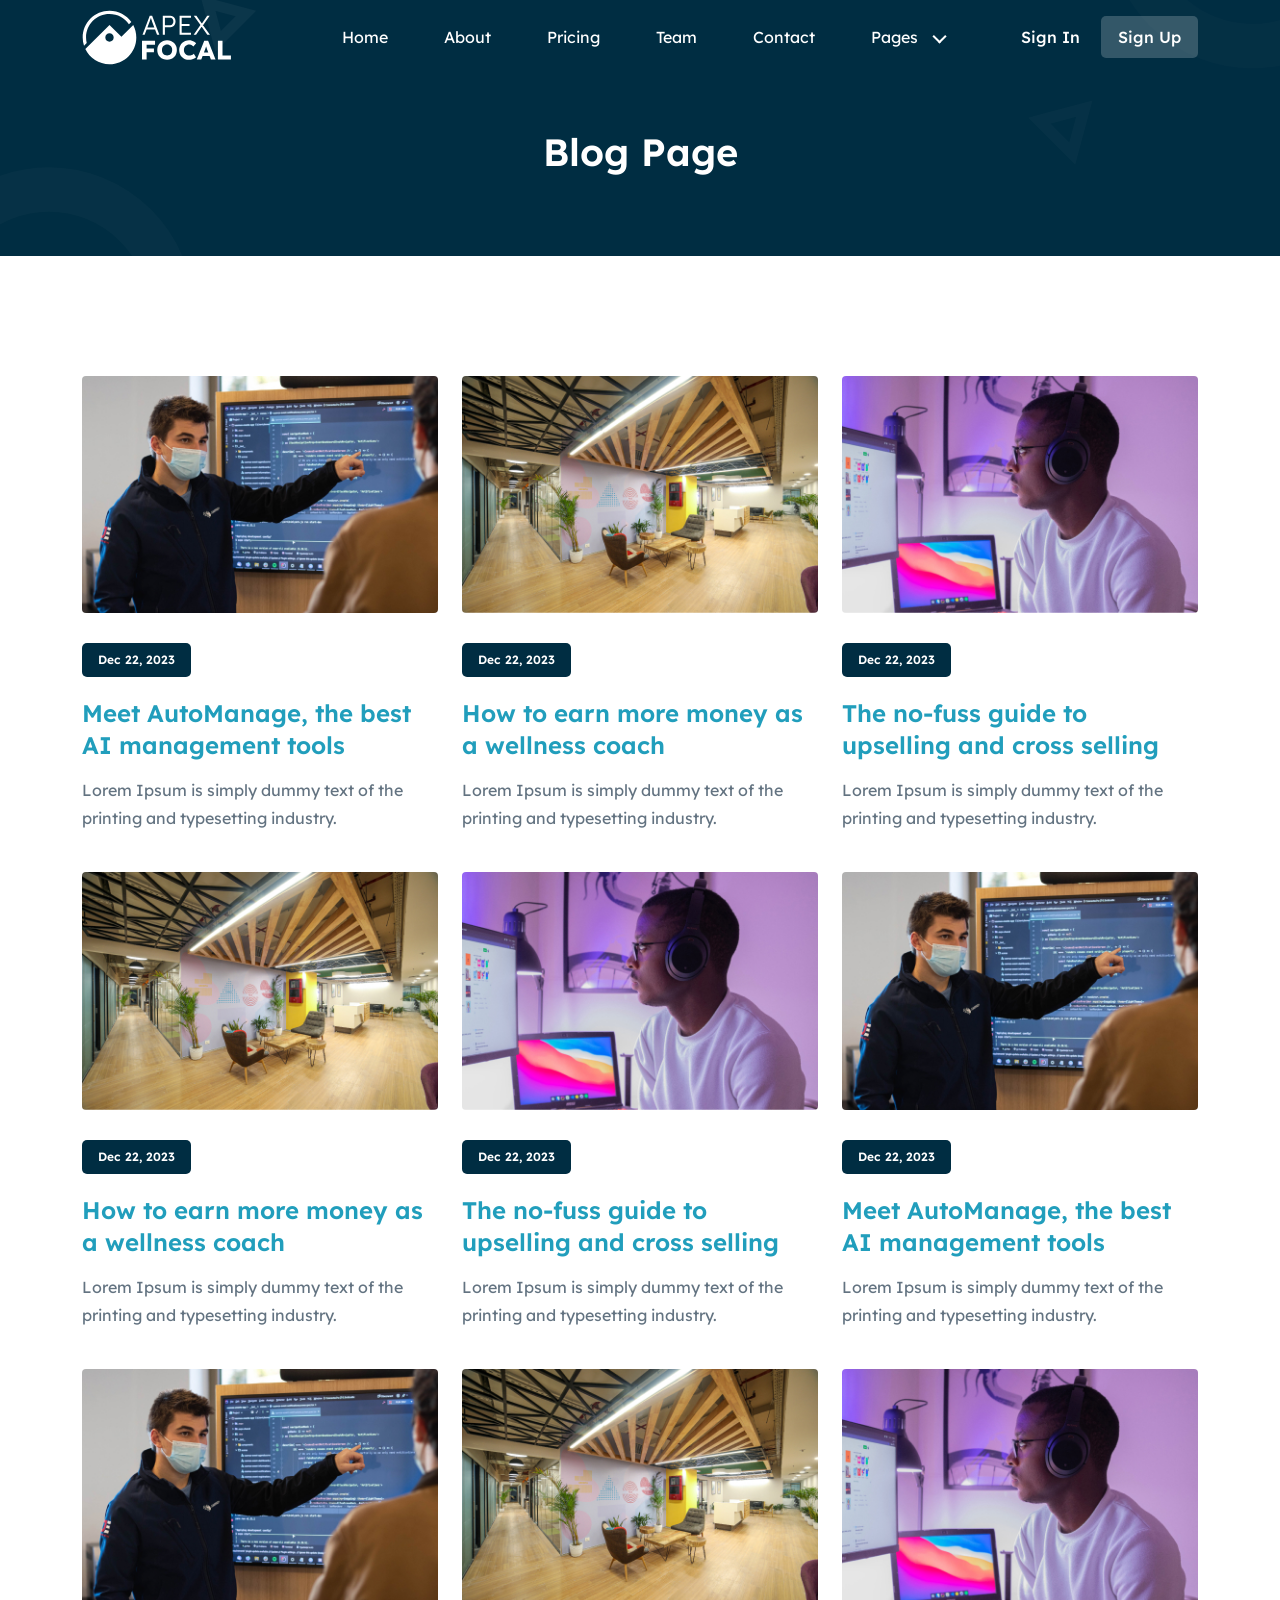
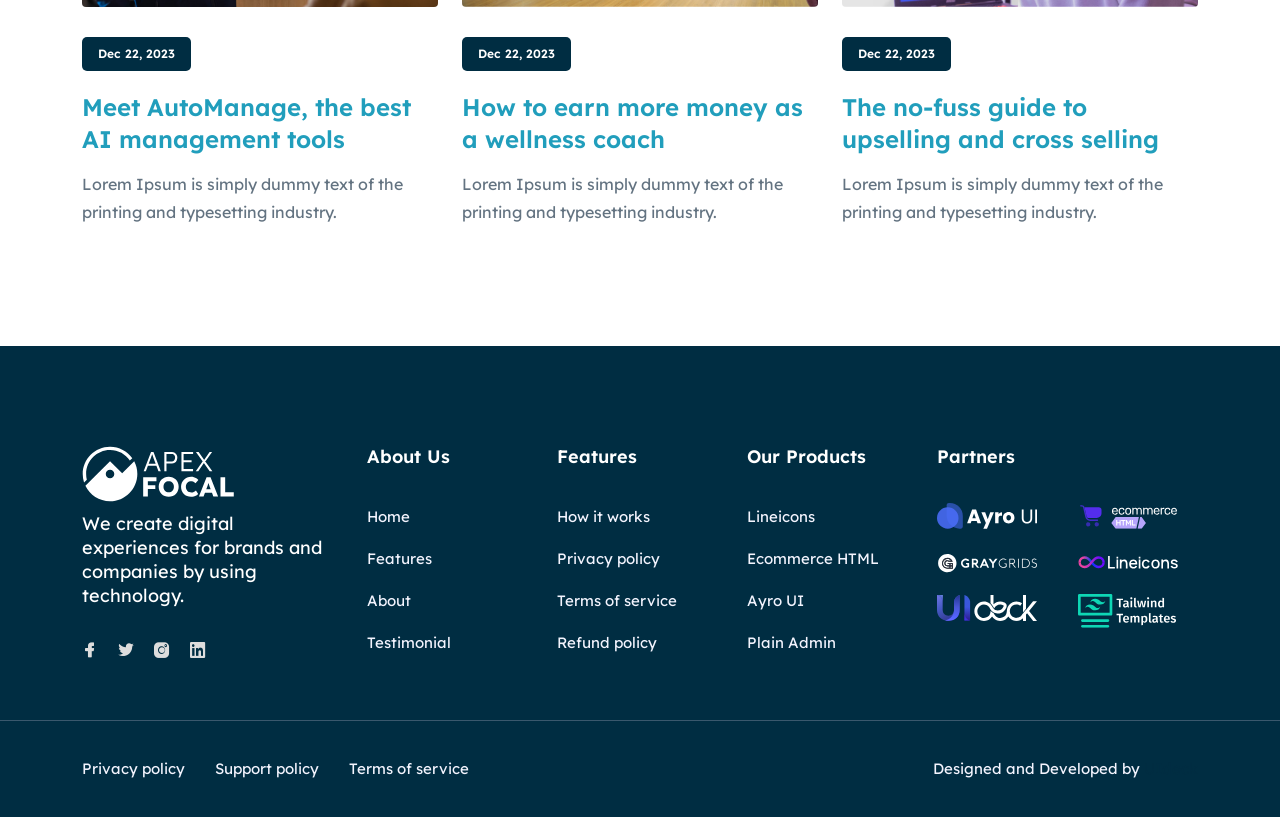
<file: blog.html>
<!-- =========

	Template Name: Play
	Author: UIdeck
	Author URI: https://uideck.com/
	Support: https://uideck.com/support/
	Version: 1.1

========== -->

<!DOCTYPE html>
<html lang="en">
  <head>
    <meta charset="UTF-8" />
    <meta http-equiv="X-UA-Compatible" content="IE=edge" />
    <meta name="viewport" content="width=device-width, initial-scale=1.0" />
    <title>Play | Open source Project by UIdeck</title>

    <!--====== Favicon Icon ======-->
    <link
      rel="shortcut icon"
      href="assets/images/favicon.svg"
      type="image/svg"
    />

    <!-- ===== All CSS files ===== -->
    <link rel="stylesheet" href="assets/css/bootstrap.min.css" />
    <link rel="stylesheet" href="assets/css/animate.css" />
    <link rel="stylesheet" href="assets/css/lineicons.css" />
    <link rel="stylesheet" href="assets/css/ud-styles.css" />
  </head>
  <body>
    <!-- ====== Header Start ====== -->
    <header class="ud-header">
      <div class="container">
        <div class="row">
          <div class="col-lg-12">
            <nav class="navbar navbar-expand-lg">
              <a class="navbar-brand" href="index.html">
                <img src="assets/images/logo/logo.svg" alt="Logo" />
              </a>
              <button class="navbar-toggler">
                <span class="toggler-icon"> </span>
                <span class="toggler-icon"> </span>
                <span class="toggler-icon"> </span>
              </button>

              <div class="navbar-collapse">
                <ul id="nav" class="navbar-nav mx-auto">
                  <li class="nav-item">
                    <a class="ud-menu-scroll" href="#home">Home</a>
                  </li>

                  <li class="nav-item">
                    <a class="ud-menu-scroll" href="#about">About</a>
                  </li>
                  <li class="nav-item">
                    <a class="ud-menu-scroll" href="#pricing">Pricing</a>
                  </li>
                  <li class="nav-item">
                    <a class="ud-menu-scroll" href="#team">Team</a>
                  </li>
                  <li class="nav-item">
                    <a class="ud-menu-scroll" href="#contact">Contact</a>
                  </li>
                  <li class="nav-item nav-item-has-children">
                    <a href="javascript:void(0)"> Pages </a>
                    <ul class="ud-submenu">
                      <li class="ud-submenu-item">
                        <a href="about.html" class="ud-submenu-link">
                          About Page
                        </a>
                      </li>
                      <li class="ud-submenu-item">
                        <a href="pricing.html" class="ud-submenu-link">
                          Pricing Page
                        </a>
                      </li>
                      <li class="ud-submenu-item">
                        <a href="contact.html" class="ud-submenu-link">
                          Contact Page
                        </a>
                      </li>
                      <li class="ud-submenu-item">
                        <a href="blog.html" class="ud-submenu-link">
                          Blog Grid Page
                        </a>
                      </li>
                      <li class="ud-submenu-item">
                        <a href="blog-details.html" class="ud-submenu-link">
                          Blog Details Page
                        </a>
                      </li>
                      <li class="ud-submenu-item">
                        <a href="login.html" class="ud-submenu-link">
                          Sign In Page
                        </a>
                      </li>
                      <li class="ud-submenu-item">
                        <a href="404.html" class="ud-submenu-link">404 Page</a>
                      </li>
                    </ul>
                  </li>
                </ul>
              </div>

              <div class="navbar-btn d-none d-sm-inline-block">
                <a href="login.html" class="ud-main-btn ud-login-btn">
                  Sign In
                </a>
                <a class="ud-main-btn ud-white-btn" href="javascript:void(0)">
                  Sign Up
                </a>
              </div>
            </nav>
          </div>
        </div>
      </div>
    </header>
    <!-- ====== Header End ====== -->

    <!-- ====== Banner Start ====== -->
    <section class="ud-page-banner">
      <div class="container">
        <div class="row">
          <div class="col-lg-12">
            <div class="ud-banner-content">
              <h1>Blog Page</h1>
            </div>
          </div>
        </div>
      </div>
    </section>
    <!-- ====== Banner End ====== -->

    <!-- ====== Blog Start ====== -->
    <section class="ud-blog-grids">
      <div class="container">
        <div class="row">
          <div class="col-lg-4 col-md-6">
            <div class="ud-single-blog">
              <div class="ud-blog-image">
                <a href="blog-details.html">
                  <img src="assets/images/blog/blog-01.jpg" alt="blog" />
                </a>
              </div>
              <div class="ud-blog-content">
                <span class="ud-blog-date">Dec 22, 2023</span>
                <h3 class="ud-blog-title">
                  <a href="blog-details.html">
                    Meet AutoManage, the best AI management tools
                  </a>
                </h3>
                <p class="ud-blog-desc">
                  Lorem Ipsum is simply dummy text of the printing and
                  typesetting industry.
                </p>
              </div>
            </div>
          </div>
          <div class="col-lg-4 col-md-6">
            <div class="ud-single-blog">
              <div class="ud-blog-image">
                <a href="blog-details.html">
                  <img src="assets/images/blog/blog-02.jpg" alt="blog" />
                </a>
              </div>
              <div class="ud-blog-content">
                <span class="ud-blog-date">Dec 22, 2023</span>
                <h3 class="ud-blog-title">
                  <a href="blog-details.html">
                    How to earn more money as a wellness coach
                  </a>
                </h3>
                <p class="ud-blog-desc">
                  Lorem Ipsum is simply dummy text of the printing and
                  typesetting industry.
                </p>
              </div>
            </div>
          </div>
          <div class="col-lg-4 col-md-6">
            <div class="ud-single-blog">
              <div class="ud-blog-image">
                <a href="blog-details.html">
                  <img src="assets/images/blog/blog-03.jpg" alt="blog" />
                </a>
              </div>
              <div class="ud-blog-content">
                <span class="ud-blog-date">Dec 22, 2023</span>
                <h3 class="ud-blog-title">
                  <a href="blog-details.html">
                    The no-fuss guide to upselling and cross selling
                  </a>
                </h3>
                <p class="ud-blog-desc">
                  Lorem Ipsum is simply dummy text of the printing and
                  typesetting industry.
                </p>
              </div>
            </div>
          </div>
          <div class="col-lg-4 col-md-6">
            <div class="ud-single-blog">
              <div class="ud-blog-image">
                <a href="blog-details.html">
                  <img src="assets/images/blog/blog-02.jpg" alt="blog" />
                </a>
              </div>
              <div class="ud-blog-content">
                <span class="ud-blog-date">Dec 22, 2023</span>
                <h3 class="ud-blog-title">
                  <a href="blog-details.html">
                    How to earn more money as a wellness coach
                  </a>
                </h3>
                <p class="ud-blog-desc">
                  Lorem Ipsum is simply dummy text of the printing and
                  typesetting industry.
                </p>
              </div>
            </div>
          </div>
          <div class="col-lg-4 col-md-6">
            <div class="ud-single-blog">
              <div class="ud-blog-image">
                <a href="blog-details.html">
                  <img src="assets/images/blog/blog-03.jpg" alt="blog" />
                </a>
              </div>
              <div class="ud-blog-content">
                <span class="ud-blog-date">Dec 22, 2023</span>
                <h3 class="ud-blog-title">
                  <a href="blog-details.html">
                    The no-fuss guide to upselling and cross selling
                  </a>
                </h3>
                <p class="ud-blog-desc">
                  Lorem Ipsum is simply dummy text of the printing and
                  typesetting industry.
                </p>
              </div>
            </div>
          </div>
          <div class="col-lg-4 col-md-6">
            <div class="ud-single-blog">
              <div class="ud-blog-image">
                <a href="blog-details.html">
                  <img src="assets/images/blog/blog-01.jpg" alt="blog" />
                </a>
              </div>
              <div class="ud-blog-content">
                <span class="ud-blog-date">Dec 22, 2023</span>
                <h3 class="ud-blog-title">
                  <a href="blog-details.html">
                    Meet AutoManage, the best AI management tools
                  </a>
                </h3>
                <p class="ud-blog-desc">
                  Lorem Ipsum is simply dummy text of the printing and
                  typesetting industry.
                </p>
              </div>
            </div>
          </div>
          <div class="col-lg-4 col-md-6">
            <div class="ud-single-blog">
              <div class="ud-blog-image">
                <a href="blog-details.html">
                  <img src="assets/images/blog/blog-01.jpg" alt="blog" />
                </a>
              </div>
              <div class="ud-blog-content">
                <span class="ud-blog-date">Dec 22, 2023</span>
                <h3 class="ud-blog-title">
                  <a href="blog-details.html">
                    Meet AutoManage, the best AI management tools
                  </a>
                </h3>
                <p class="ud-blog-desc">
                  Lorem Ipsum is simply dummy text of the printing and
                  typesetting industry.
                </p>
              </div>
            </div>
          </div>
          <div class="col-lg-4 col-md-6">
            <div class="ud-single-blog">
              <div class="ud-blog-image">
                <a href="blog-details.html">
                  <img src="assets/images/blog/blog-02.jpg" alt="blog" />
                </a>
              </div>
              <div class="ud-blog-content">
                <span class="ud-blog-date">Dec 22, 2023</span>
                <h3 class="ud-blog-title">
                  <a href="blog-details.html">
                    How to earn more money as a wellness coach
                  </a>
                </h3>
                <p class="ud-blog-desc">
                  Lorem Ipsum is simply dummy text of the printing and
                  typesetting industry.
                </p>
              </div>
            </div>
          </div>
          <div class="col-lg-4 col-md-6">
            <div class="ud-single-blog">
              <div class="ud-blog-image">
                <a href="blog-details.html">
                  <img src="assets/images/blog/blog-03.jpg" alt="blog" />
                </a>
              </div>
              <div class="ud-blog-content">
                <span class="ud-blog-date">Dec 22, 2023</span>
                <h3 class="ud-blog-title">
                  <a href="blog-details.html">
                    The no-fuss guide to upselling and cross selling
                  </a>
                </h3>
                <p class="ud-blog-desc">
                  Lorem Ipsum is simply dummy text of the printing and
                  typesetting industry.
                </p>
              </div>
            </div>
          </div>
        </div>
      </div>
    </section>
    <!-- ====== Blog End ====== -->

    <!-- ====== Footer Start ====== -->
    <footer class="ud-footer wow fadeInUp" data-wow-delay=".15s">
      <div class="shape shape-1">
        <img src="assets/images/footer/shape-1.svg" alt="shape" />
      </div>
      <div class="shape shape-2">
        <img src="assets/images/footer/shape-2.svg" alt="shape" />
      </div>
      <div class="shape shape-3">
        <img src="assets/images/footer/shape-3.svg" alt="shape" />
      </div>
      <div class="ud-footer-widgets">
        <div class="container">
          <div class="row">
            <div class="col-xl-3 col-lg-4 col-md-6">
              <div class="ud-widget">
                <a href="index.html" class="ud-footer-logo">
                  <img src="assets/images/logo/logo.svg" alt="logo" />
                </a>
                <p class="ud-widget-desc">
                  We create digital experiences for brands and companies by
                  using technology.
                </p>
                <ul class="ud-widget-socials">
                  <li>
                    <a href="https://twitter.com/MusharofChy">
                      <i class="lni lni-facebook-filled"></i>
                    </a>
                  </li>
                  <li>
                    <a href="https://twitter.com/MusharofChy">
                      <i class="lni lni-twitter-filled"></i>
                    </a>
                  </li>
                  <li>
                    <a href="https://twitter.com/MusharofChy">
                      <i class="lni lni-instagram-filled"></i>
                    </a>
                  </li>
                  <li>
                    <a href="https://twitter.com/MusharofChy">
                      <i class="lni lni-linkedin-original"></i>
                    </a>
                  </li>
                </ul>
              </div>
            </div>

            <div class="col-xl-2 col-lg-2 col-md-6 col-sm-6">
              <div class="ud-widget">
                <h5 class="ud-widget-title">About Us</h5>
                <ul class="ud-widget-links">
                  <li>
                    <a href="javascript:void(0)">Home</a>
                  </li>
                  <li>
                    <a href="javascript:void(0)">Features</a>
                  </li>
                  <li>
                    <a href="javascript:void(0)">About</a>
                  </li>
                  <li>
                    <a href="javascript:void(0)">Testimonial</a>
                  </li>
                </ul>
              </div>
            </div>
            <div class="col-xl-2 col-lg-3 col-md-6 col-sm-6">
              <div class="ud-widget">
                <h5 class="ud-widget-title">Features</h5>
                <ul class="ud-widget-links">
                  <li>
                    <a href="javascript:void(0)">How it works</a>
                  </li>
                  <li>
                    <a href="javascript:void(0)">Privacy policy</a>
                  </li>
                  <li>
                    <a href="javascript:void(0)">Terms of service</a>
                  </li>
                  <li>
                    <a href="javascript:void(0)">Refund policy</a>
                  </li>
                </ul>
              </div>
            </div>
            <div class="col-xl-2 col-lg-3 col-md-6 col-sm-6">
              <div class="ud-widget">
                <h5 class="ud-widget-title">Our Products</h5>
                <ul class="ud-widget-links">
                  <li>
                    <a
                      href="https://lineicons.com/"
                      rel="nofollow noopner"
                      target="_blank"
                      >Lineicons
                    </a>
                  </li>
                  <li>
                    <a
                      href="https://ecommercehtml.com/"
                      rel="nofollow noopner"
                      target="_blank"
                      >Ecommerce HTML</a
                    >
                  </li>
                  <li>
                    <a
                      href="https://ayroui.com/"
                      rel="nofollow noopner"
                      target="_blank"
                      >Ayro UI</a
                    >
                  </li>
                  <li>
                    <a
                      href="https://graygrids.com/"
                      rel="nofollow noopner"
                      target="_blank"
                      >Plain Admin</a
                    >
                  </li>
                </ul>
              </div>
            </div>
            <div class="col-xl-3 col-lg-6 col-md-8 col-sm-10">
              <div class="ud-widget">
                <h5 class="ud-widget-title">Partners</h5>
                <ul class="ud-widget-brands">
                  <li>
                    <a
                      href="https://ayroui.com/"
                      rel="nofollow noopner"
                      target="_blank"
                    >
                      <img
                        src="assets/images/footer/brands/ayroui.svg"
                        alt="ayroui"
                      />
                    </a>
                  </li>
                  <li>
                    <a
                      href="https://ecommercehtml.com/"
                      rel="nofollow noopner"
                      target="_blank"
                    >
                      <img
                        src="assets/images/footer/brands/ecommerce-html.svg"
                        alt="ecommerce-html"
                      />
                    </a>
                  </li>
                  <li>
                    <a
                      href="https://graygrids.com/"
                      rel="nofollow noopner"
                      target="_blank"
                    >
                      <img
                        src="assets/images/footer/brands/graygrids.svg"
                        alt="graygrids"
                      />
                    </a>
                  </li>
                  <li>
                    <a
                      href="https://lineicons.com/"
                      rel="nofollow noopner"
                      target="_blank"
                    >
                      <img
                        src="assets/images/footer/brands/lineicons.svg"
                        alt="lineicons"
                      />
                    </a>
                  </li>
                  <li>
                    <a
                      href="https://uideck.com/"
                      rel="nofollow noopner"
                      target="_blank"
                    >
                      <img
                        src="assets/images/footer/brands/uideck.svg"
                        alt="uideck"
                      />
                    </a>
                  </li>
                  <li>
                    <a
                      href="https://tailwindtemplates.co/"
                      rel="nofollow noopner"
                      target="_blank"
                    >
                      <img
                        src="assets/images/footer/brands/tailwindtemplates.svg"
                        alt="tailwindtemplates"
                      />
                    </a>
                  </li>
                </ul>
              </div>
            </div>
          </div>
        </div>
      </div>
      <div class="ud-footer-bottom">
        <div class="container">
          <div class="row">
            <div class="col-md-8">
              <ul class="ud-footer-bottom-left">
                <li>
                  <a href="javascript:void(0)">Privacy policy</a>
                </li>
                <li>
                  <a href="javascript:void(0)">Support policy</a>
                </li>
                <li>
                  <a href="javascript:void(0)">Terms of service</a>
                </li>
              </ul>
            </div>
            <div class="col-md-4">
              <p class="ud-footer-bottom-right">
                Designed and Developed by
                <a href="https://uideck.com" rel="nofollow">UIdeck</a>
              </p>
            </div>
          </div>
        </div>
      </div>
    </footer>
    <!-- ====== Footer End ====== -->

    <!-- ====== Back To Top Start ====== -->
    <a href="javascript:void(0)" class="back-to-top">
      <i class="lni lni-chevron-up"> </i>
    </a>
    <!-- ====== Back To Top End ====== -->

    <!-- ====== All Javascript Files ====== -->
    <script src="assets/js/bootstrap.bundle.min.js"></script>
    <script src="assets/js/wow.min.js"></script>
    <script src="assets/js/main.js"></script>
  </body>
</html>
</file>
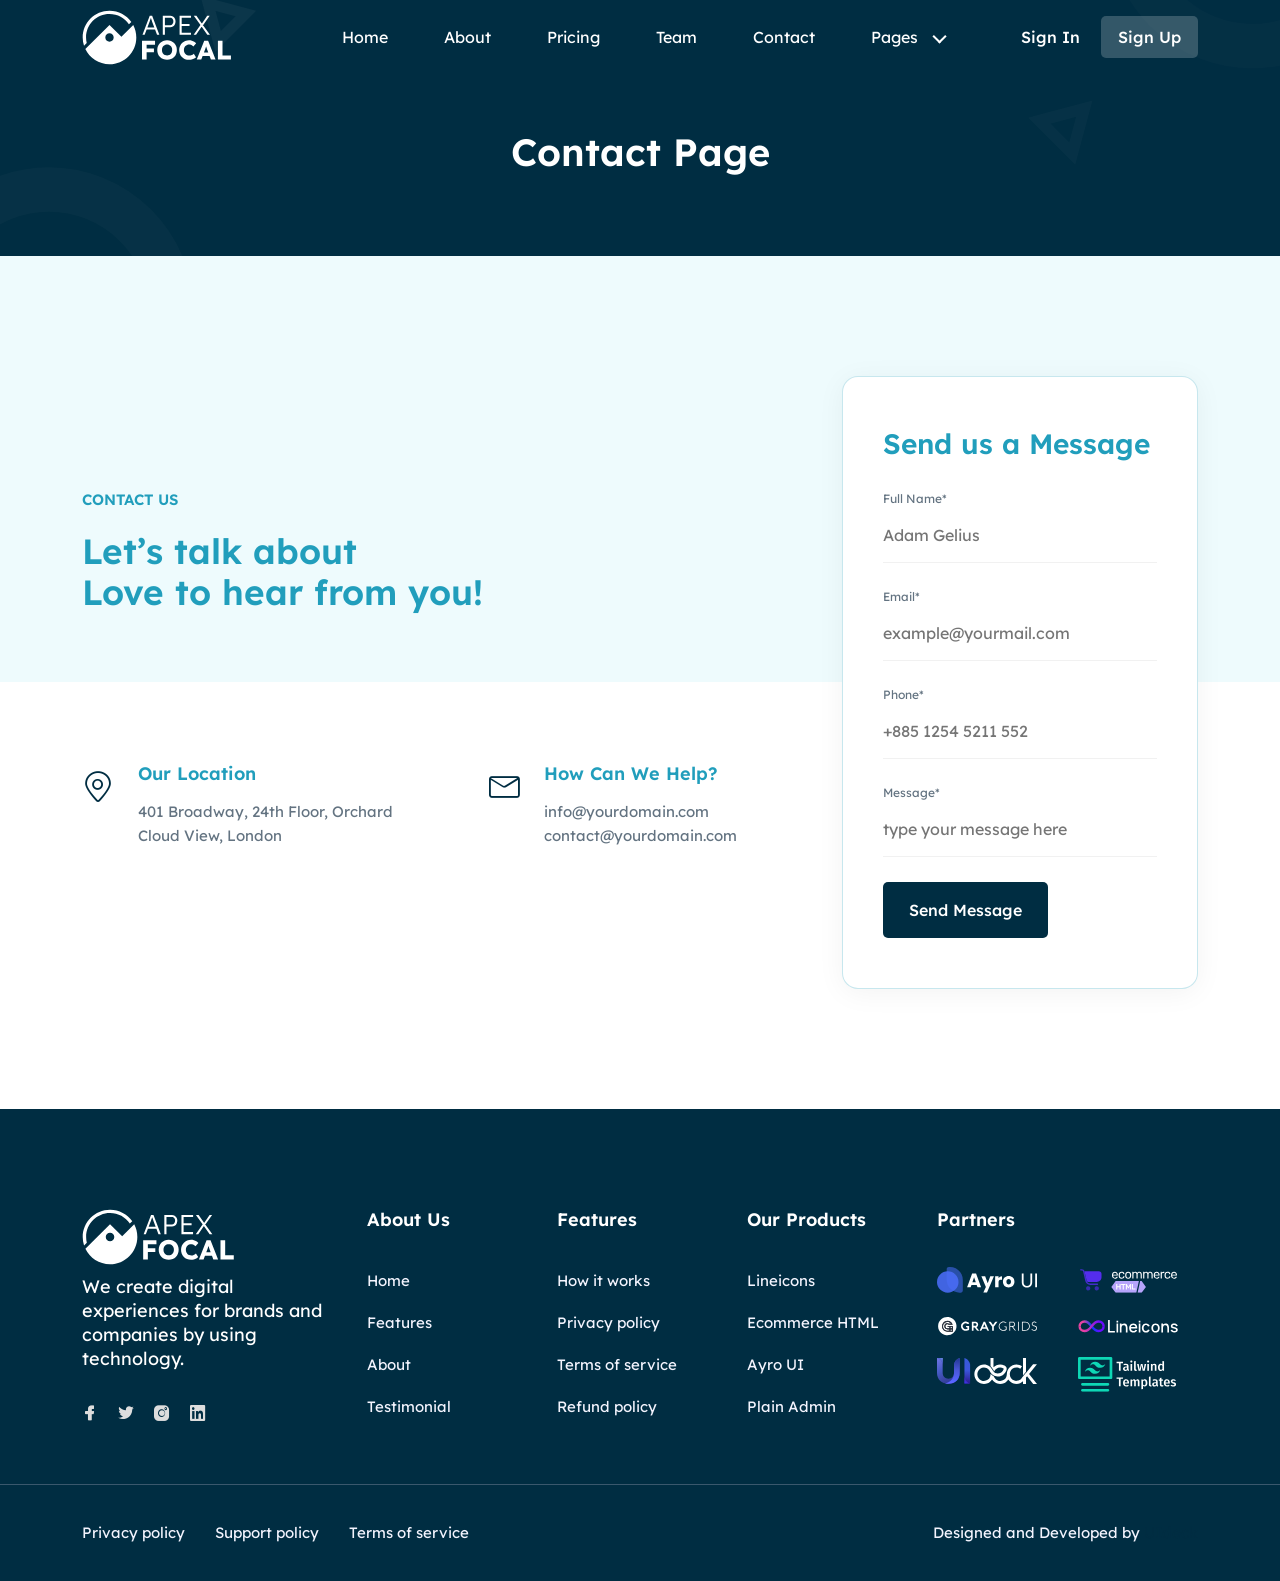
<file: contact.html>
<!-- =========

	Template Name: Play
	Author: UIdeck
	Author URI: https://uideck.com/
	Support: https://uideck.com/support/
	Version: 1.1

========== -->

<!DOCTYPE html>
<html lang="en">
  <head>
    <meta charset="UTF-8" />
    <meta http-equiv="X-UA-Compatible" content="IE=edge" />
    <meta name="viewport" content="width=device-width, initial-scale=1.0" />
    <title>Play | Open source Project by UIdeck</title>

    <!--====== Favicon Icon ======-->
    <link
      rel="shortcut icon"
      href="assets/images/favicon.svg"
      type="image/svg"
    />

    <!-- ===== All CSS files ===== -->
    <link rel="stylesheet" href="assets/css/bootstrap.min.css" />
    <link rel="stylesheet" href="assets/css/animate.css" />
    <link rel="stylesheet" href="assets/css/lineicons.css" />
    <link rel="stylesheet" href="assets/css/ud-styles.css" />
  </head>
  <body>
    <!-- ====== Header Start ====== -->
    <header class="ud-header">
      <div class="container">
        <div class="row">
          <div class="col-lg-12">
            <nav class="navbar navbar-expand-lg">
              <a class="navbar-brand" href="index.html">
                <img src="assets/images/logo/logo.svg" alt="Logo" />
              </a>
              <button class="navbar-toggler">
                <span class="toggler-icon"> </span>
                <span class="toggler-icon"> </span>
                <span class="toggler-icon"> </span>
              </button>

              <div class="navbar-collapse">
                <ul id="nav" class="navbar-nav mx-auto">
                  <li class="nav-item">
                    <a class="ud-menu-scroll" href="#home">Home</a>
                  </li>

                  <li class="nav-item">
                    <a class="ud-menu-scroll" href="#about">About</a>
                  </li>
                  <li class="nav-item">
                    <a class="ud-menu-scroll" href="#pricing">Pricing</a>
                  </li>
                  <li class="nav-item">
                    <a class="ud-menu-scroll" href="#team">Team</a>
                  </li>
                  <li class="nav-item">
                    <a class="ud-menu-scroll" href="#contact">Contact</a>
                  </li>
                  <li class="nav-item nav-item-has-children">
                    <a href="javascript:void(0)"> Pages </a>
                    <ul class="ud-submenu">
                      <li class="ud-submenu-item">
                        <a href="about.html" class="ud-submenu-link">
                          About Page
                        </a>
                      </li>
                      <li class="ud-submenu-item">
                        <a href="pricing.html" class="ud-submenu-link">
                          Pricing Page
                        </a>
                      </li>
                      <li class="ud-submenu-item">
                        <a href="contact.html" class="ud-submenu-link">
                          Contact Page
                        </a>
                      </li>
                      <li class="ud-submenu-item">
                        <a href="blog.html" class="ud-submenu-link">
                          Blog Grid Page
                        </a>
                      </li>
                      <li class="ud-submenu-item">
                        <a href="blog-details.html" class="ud-submenu-link">
                          Blog Details Page
                        </a>
                      </li>
                      <li class="ud-submenu-item">
                        <a href="login.html" class="ud-submenu-link">
                          Sign In Page
                        </a>
                      </li>
                      <li class="ud-submenu-item">
                        <a href="404.html" class="ud-submenu-link">404 Page</a>
                      </li>
                    </ul>
                  </li>
                </ul>
              </div>

              <div class="navbar-btn d-none d-sm-inline-block">
                <a href="login.html" class="ud-main-btn ud-login-btn">
                  Sign In
                </a>
                <a class="ud-main-btn ud-white-btn" href="javascript:void(0)">
                  Sign Up
                </a>
              </div>
            </nav>
          </div>
        </div>
      </div>
    </header>
    <!-- ====== Header End ====== -->

    <!-- ====== Banner Start ====== -->
    <section class="ud-page-banner">
      <div class="container">
        <div class="row">
          <div class="col-lg-12">
            <div class="ud-banner-content">
              <h1>Contact Page</h1>
            </div>
          </div>
        </div>
      </div>
    </section>
    <!-- ====== Banner End ====== -->

    <!-- ====== Contact Start ====== -->
    <section id="contact" class="ud-contact">
      <div class="container">
        <div class="row align-items-center">
          <div class="col-xl-8 col-lg-7">
            <div class="ud-contact-content-wrapper">
              <div class="ud-contact-title">
                <span>CONTACT US</span>
                <h2>
                  Let’s talk about <br />
                  Love to hear from you!
                </h2>
              </div>
              <div class="ud-contact-info-wrapper">
                <div class="ud-single-info">
                  <div class="ud-info-icon">
                    <i class="lni lni-map-marker"></i>
                  </div>
                  <div class="ud-info-meta">
                    <h5>Our Location</h5>
                    <p>401 Broadway, 24th Floor, Orchard Cloud View, London</p>
                  </div>
                </div>
                <div class="ud-single-info">
                  <div class="ud-info-icon">
                    <i class="lni lni-envelope"></i>
                  </div>
                  <div class="ud-info-meta">
                    <h5>How Can We Help?</h5>
                    <p>info@yourdomain.com</p>
                    <p>contact@yourdomain.com</p>
                  </div>
                </div>
              </div>
            </div>
          </div>
          <div class="col-xl-4 col-lg-5">
            <div
              class="ud-contact-form-wrapper wow fadeInUp"
              data-wow-delay=".2s"
            >
              <h3 class="ud-contact-form-title">Send us a Message</h3>
              <form class="ud-contact-form">
                <div class="ud-form-group">
                  <label for="fullName">Full Name*</label>
                  <input
                    type="text"
                    name="fullName"
                    placeholder="Adam Gelius"
                  />
                </div>
                <div class="ud-form-group">
                  <label for="email">Email*</label>
                  <input
                    type="email"
                    name="email"
                    placeholder="example@yourmail.com"
                  />
                </div>
                <div class="ud-form-group">
                  <label for="phone">Phone*</label>
                  <input
                    type="text"
                    name="phone"
                    placeholder="+885 1254 5211 552"
                  />
                </div>
                <div class="ud-form-group">
                  <label for="message">Message*</label>
                  <textarea
                    name="message"
                    rows="1"
                    placeholder="type your message here"
                  ></textarea>
                </div>
                <div class="ud-form-group mb-0">
                  <button type="submit" class="ud-main-btn">
                    Send Message
                  </button>
                </div>
              </form>
            </div>
          </div>
        </div>
      </div>
    </section>
    <!-- ====== Contact End ====== -->

    <!-- ====== Footer Start ====== -->
    <footer class="ud-footer wow fadeInUp" data-wow-delay=".15s">
      <div class="shape shape-1">
        <img src="assets/images/footer/shape-1.svg" alt="shape" />
      </div>
      <div class="shape shape-2">
        <img src="assets/images/footer/shape-2.svg" alt="shape" />
      </div>
      <div class="shape shape-3">
        <img src="assets/images/footer/shape-3.svg" alt="shape" />
      </div>
      <div class="ud-footer-widgets">
        <div class="container">
          <div class="row">
            <div class="col-xl-3 col-lg-4 col-md-6">
              <div class="ud-widget">
                <a href="index.html" class="ud-footer-logo">
                  <img src="assets/images/logo/logo.svg" alt="logo" />
                </a>
                <p class="ud-widget-desc">
                  We create digital experiences for brands and companies by
                  using technology.
                </p>
                <ul class="ud-widget-socials">
                  <li>
                    <a href="https://twitter.com/MusharofChy">
                      <i class="lni lni-facebook-filled"></i>
                    </a>
                  </li>
                  <li>
                    <a href="https://twitter.com/MusharofChy">
                      <i class="lni lni-twitter-filled"></i>
                    </a>
                  </li>
                  <li>
                    <a href="https://twitter.com/MusharofChy">
                      <i class="lni lni-instagram-filled"></i>
                    </a>
                  </li>
                  <li>
                    <a href="https://twitter.com/MusharofChy">
                      <i class="lni lni-linkedin-original"></i>
                    </a>
                  </li>
                </ul>
              </div>
            </div>

            <div class="col-xl-2 col-lg-2 col-md-6 col-sm-6">
              <div class="ud-widget">
                <h5 class="ud-widget-title">About Us</h5>
                <ul class="ud-widget-links">
                  <li>
                    <a href="javascript:void(0)">Home</a>
                  </li>
                  <li>
                    <a href="javascript:void(0)">Features</a>
                  </li>
                  <li>
                    <a href="javascript:void(0)">About</a>
                  </li>
                  <li>
                    <a href="javascript:void(0)">Testimonial</a>
                  </li>
                </ul>
              </div>
            </div>
            <div class="col-xl-2 col-lg-3 col-md-6 col-sm-6">
              <div class="ud-widget">
                <h5 class="ud-widget-title">Features</h5>
                <ul class="ud-widget-links">
                  <li>
                    <a href="javascript:void(0)">How it works</a>
                  </li>
                  <li>
                    <a href="javascript:void(0)">Privacy policy</a>
                  </li>
                  <li>
                    <a href="javascript:void(0)">Terms of service</a>
                  </li>
                  <li>
                    <a href="javascript:void(0)">Refund policy</a>
                  </li>
                </ul>
              </div>
            </div>
            <div class="col-xl-2 col-lg-3 col-md-6 col-sm-6">
              <div class="ud-widget">
                <h5 class="ud-widget-title">Our Products</h5>
                <ul class="ud-widget-links">
                  <li>
                    <a
                      href="https://lineicons.com/"
                      rel="nofollow noopner"
                      target="_blank"
                      >Lineicons
                    </a>
                  </li>
                  <li>
                    <a
                      href="https://ecommercehtml.com/"
                      rel="nofollow noopner"
                      target="_blank"
                      >Ecommerce HTML</a
                    >
                  </li>
                  <li>
                    <a
                      href="https://ayroui.com/"
                      rel="nofollow noopner"
                      target="_blank"
                      >Ayro UI</a
                    >
                  </li>
                  <li>
                    <a
                      href="https://graygrids.com/"
                      rel="nofollow noopner"
                      target="_blank"
                      >Plain Admin</a
                    >
                  </li>
                </ul>
              </div>
            </div>
            <div class="col-xl-3 col-lg-6 col-md-8 col-sm-10">
              <div class="ud-widget">
                <h5 class="ud-widget-title">Partners</h5>
                <ul class="ud-widget-brands">
                  <li>
                    <a
                      href="https://ayroui.com/"
                      rel="nofollow noopner"
                      target="_blank"
                    >
                      <img
                        src="assets/images/footer/brands/ayroui.svg"
                        alt="ayroui"
                      />
                    </a>
                  </li>
                  <li>
                    <a
                      href="https://ecommercehtml.com/"
                      rel="nofollow noopner"
                      target="_blank"
                    >
                      <img
                        src="assets/images/footer/brands/ecommerce-html.svg"
                        alt="ecommerce-html"
                      />
                    </a>
                  </li>
                  <li>
                    <a
                      href="https://graygrids.com/"
                      rel="nofollow noopner"
                      target="_blank"
                    >
                      <img
                        src="assets/images/footer/brands/graygrids.svg"
                        alt="graygrids"
                      />
                    </a>
                  </li>
                  <li>
                    <a
                      href="https://lineicons.com/"
                      rel="nofollow noopner"
                      target="_blank"
                    >
                      <img
                        src="assets/images/footer/brands/lineicons.svg"
                        alt="lineicons"
                      />
                    </a>
                  </li>
                  <li>
                    <a
                      href="https://uideck.com/"
                      rel="nofollow noopner"
                      target="_blank"
                    >
                      <img
                        src="assets/images/footer/brands/uideck.svg"
                        alt="uideck"
                      />
                    </a>
                  </li>
                  <li>
                    <a
                      href="https://tailwindtemplates.co/"
                      rel="nofollow noopner"
                      target="_blank"
                    >
                      <img
                        src="assets/images/footer/brands/tailwindtemplates.svg"
                        alt="tailwindtemplates"
                      />
                    </a>
                  </li>
                </ul>
              </div>
            </div>
          </div>
        </div>
      </div>
      <div class="ud-footer-bottom">
        <div class="container">
          <div class="row">
            <div class="col-md-8">
              <ul class="ud-footer-bottom-left">
                <li>
                  <a href="javascript:void(0)">Privacy policy</a>
                </li>
                <li>
                  <a href="javascript:void(0)">Support policy</a>
                </li>
                <li>
                  <a href="javascript:void(0)">Terms of service</a>
                </li>
              </ul>
            </div>
            <div class="col-md-4">
              <p class="ud-footer-bottom-right">
                Designed and Developed by
                <a href="https://uideck.com" rel="nofollow">UIdeck</a>
              </p>
            </div>
          </div>
        </div>
      </div>
    </footer>
    <!-- ====== Footer End ====== -->

    <!-- ====== Back To Top Start ====== -->
    <a href="javascript:void(0)" class="back-to-top">
      <i class="lni lni-chevron-up"> </i>
    </a>
    <!-- ====== Back To Top End ====== -->

    <!-- ====== All Javascript Files ====== -->
    <script src="assets/js/bootstrap.bundle.min.js"></script>
    <script src="assets/js/wow.min.js"></script>
    <script src="assets/js/main.js"></script>
  </body>
</html>
</file>
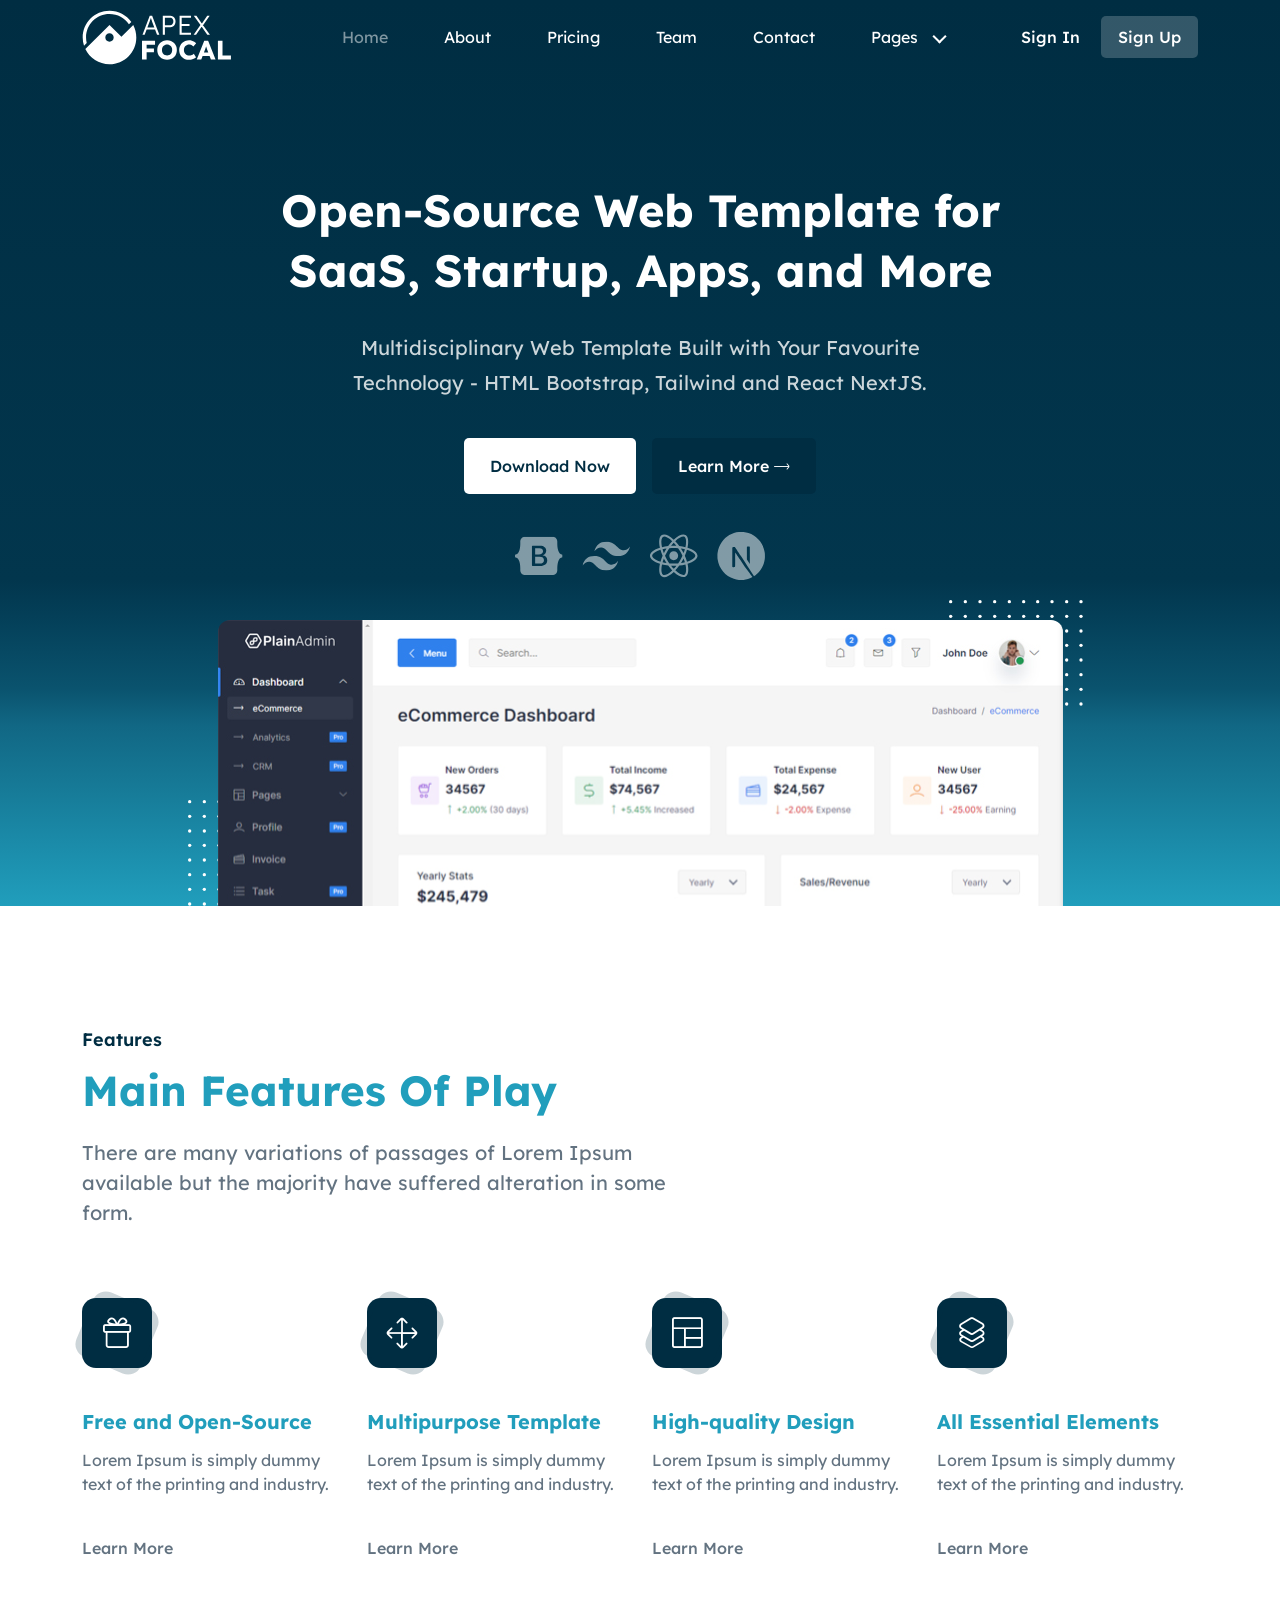
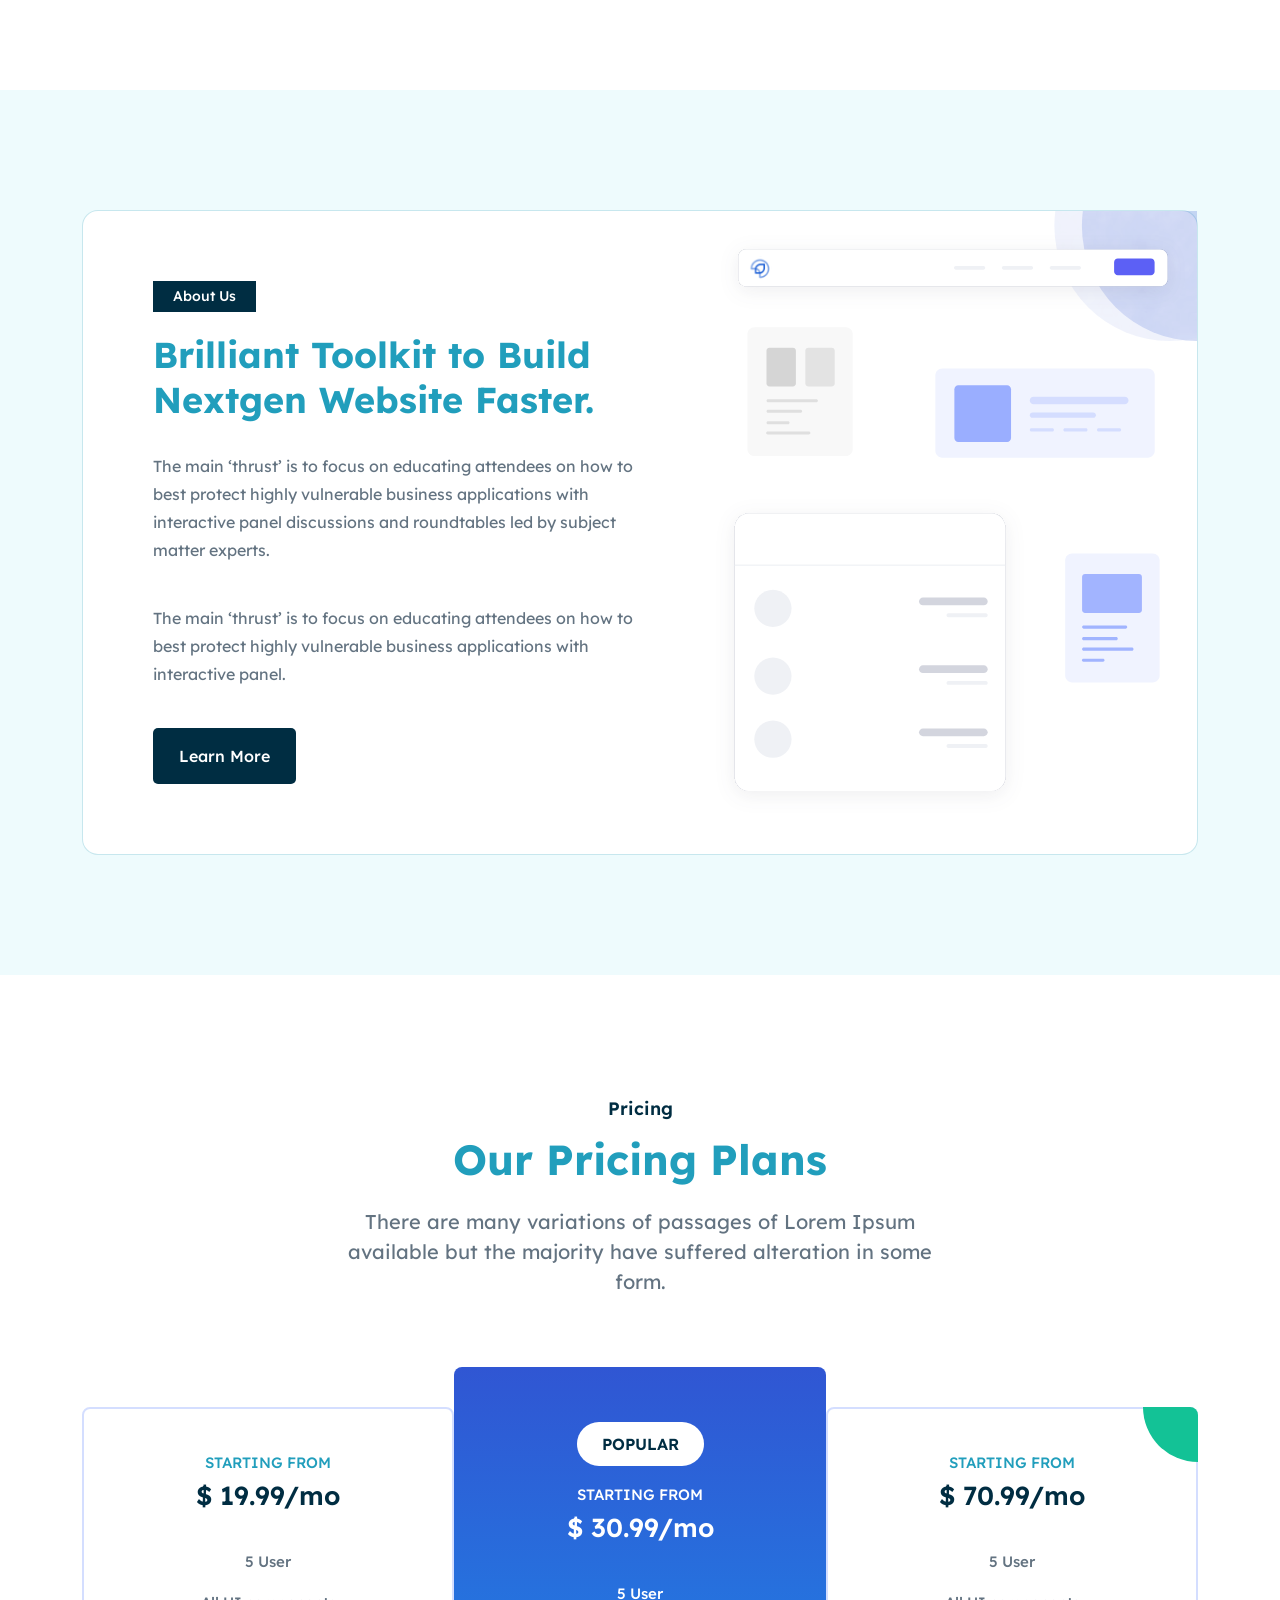
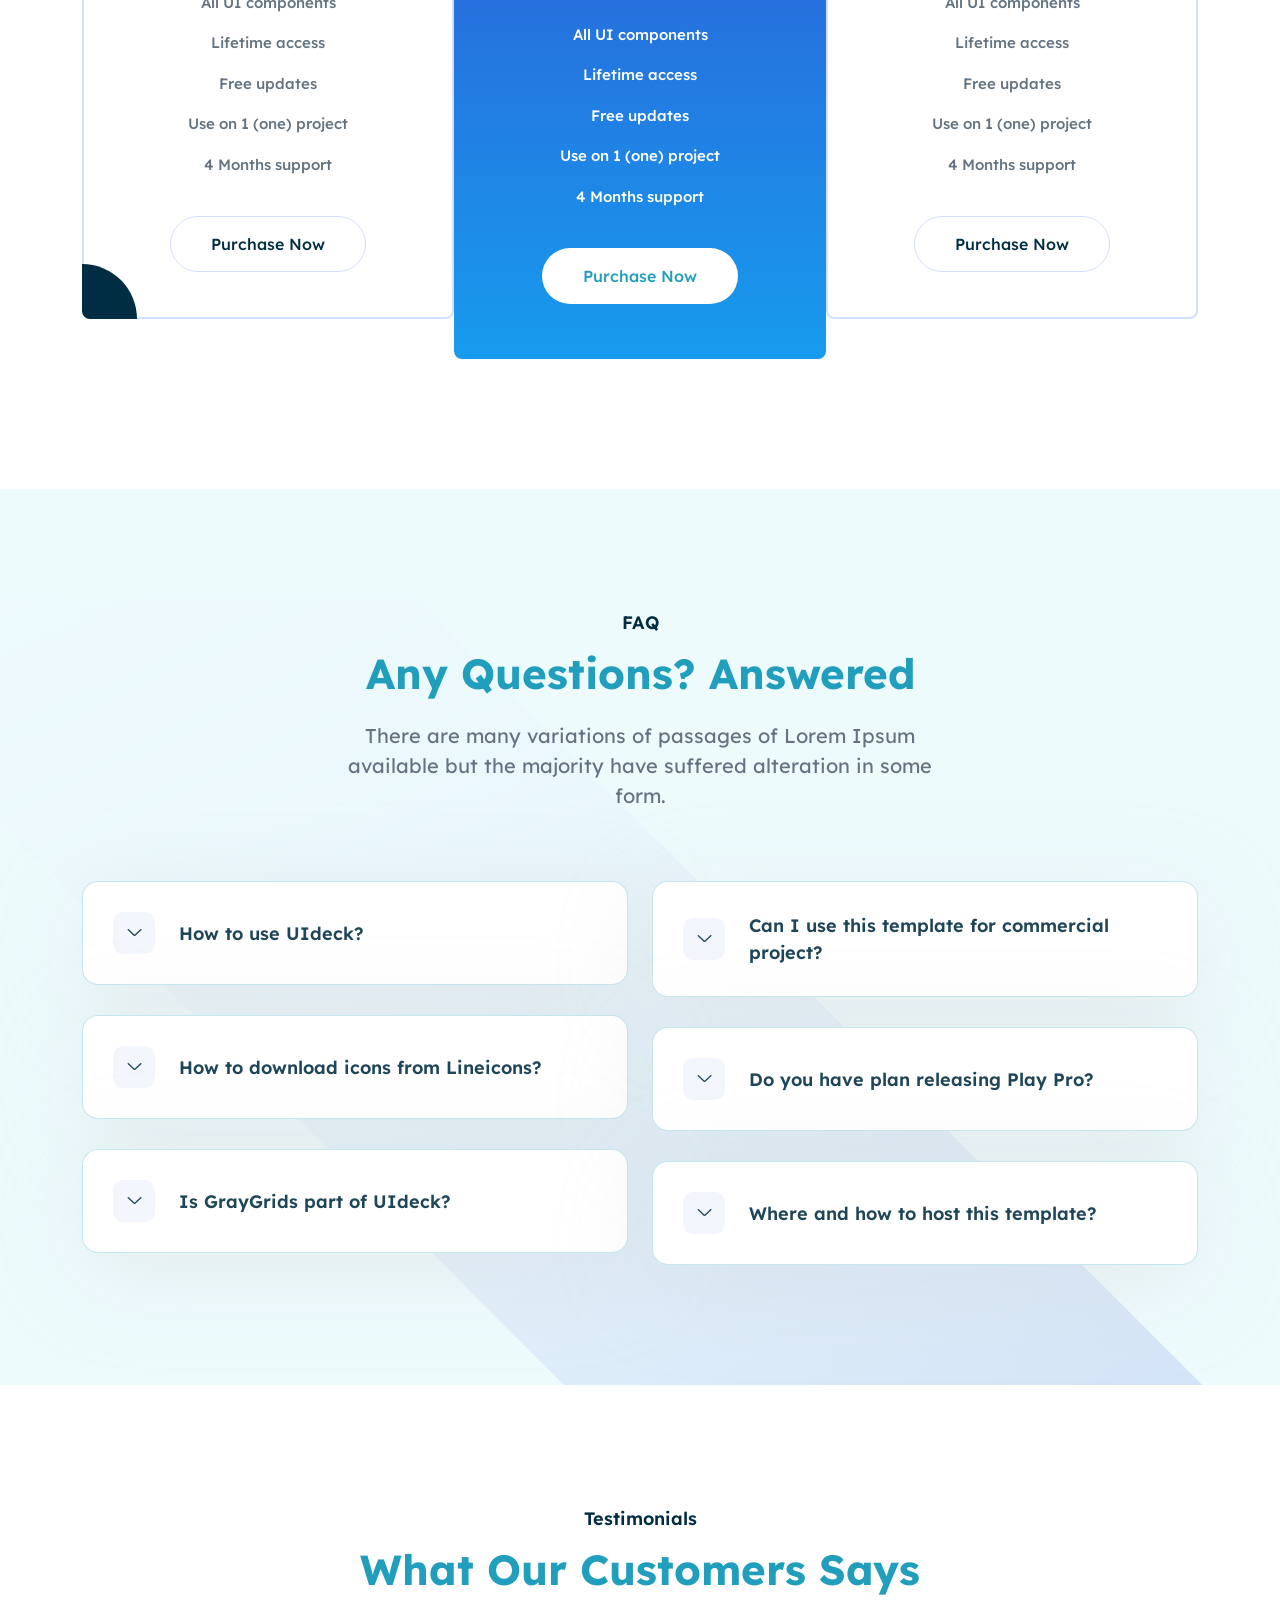
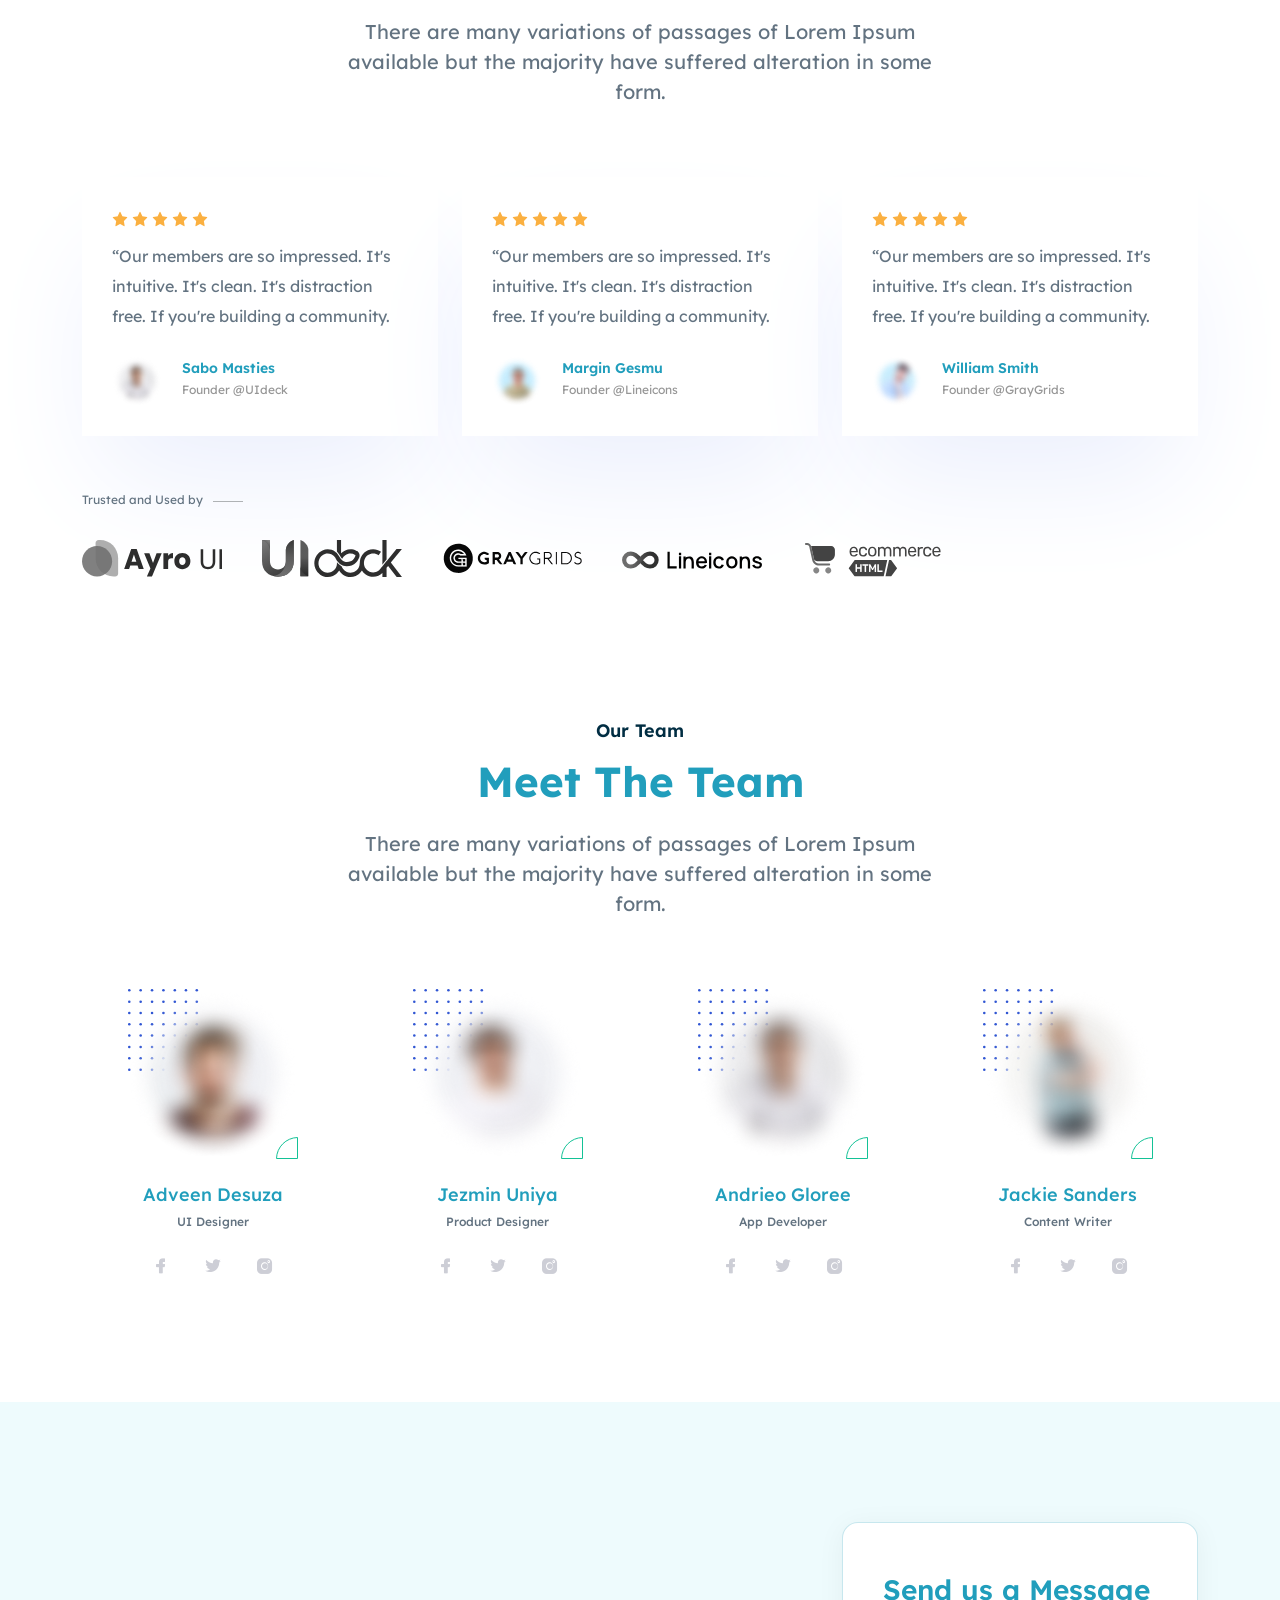
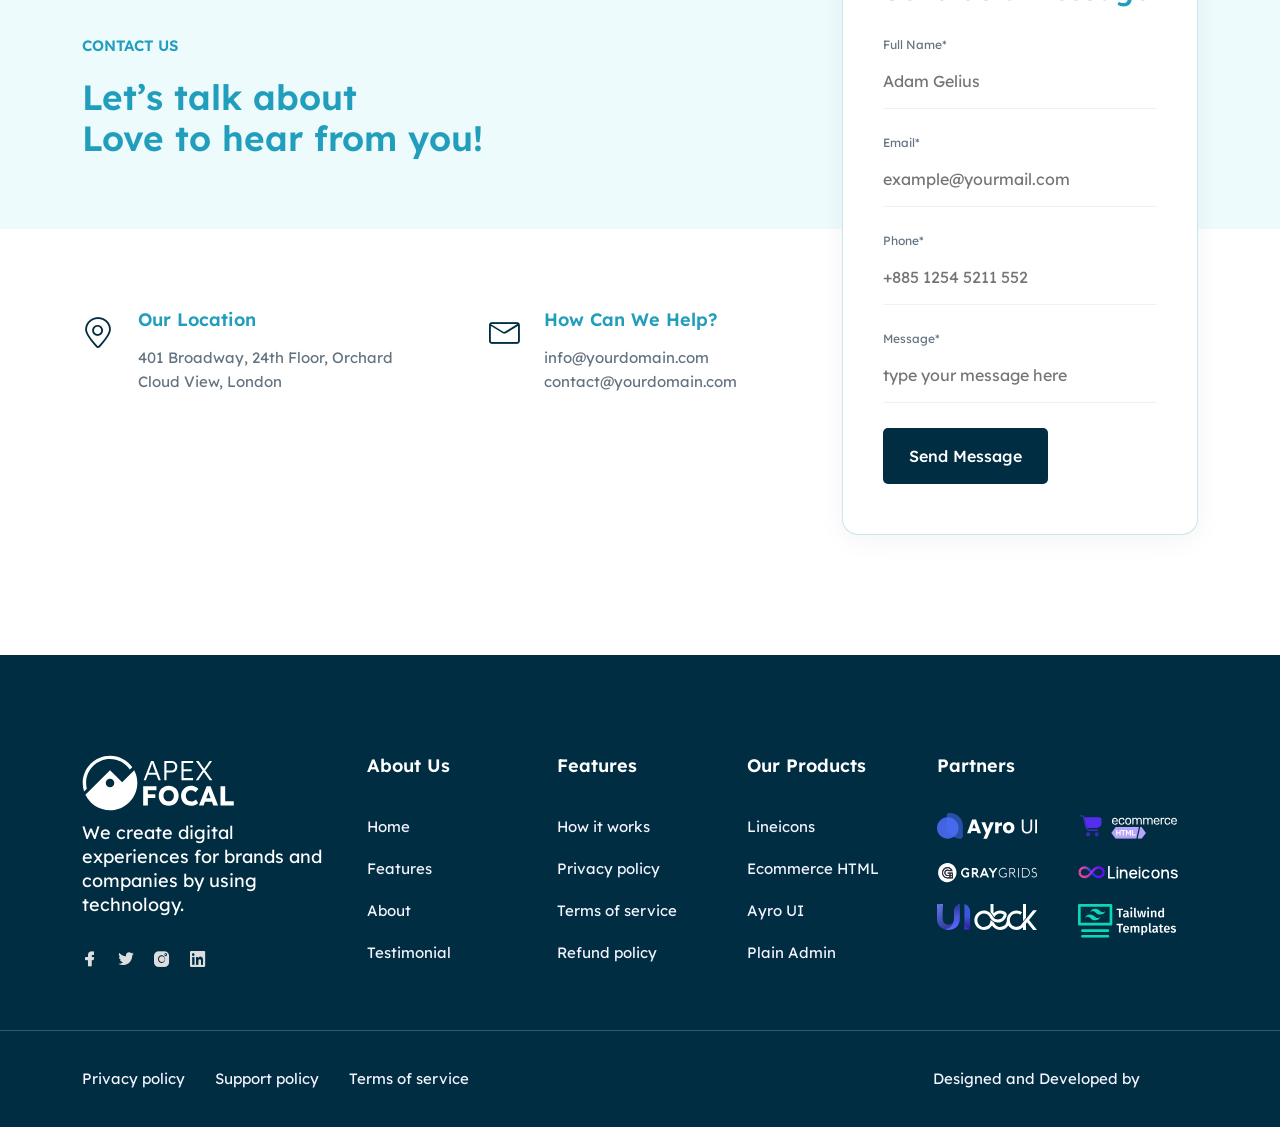
<file: index jic.html>
<!-- =========

	Template Name: Play
	Author: UIdeck
	Author URI: https://uideck.com/
	Support: https://uideck.com/support/
	Version: 1.1

========== -->

<!DOCTYPE html>
<html lang="en">
  <head>
    <meta charset="UTF-8" />
    <meta http-equiv="X-UA-Compatible" content="IE=edge" />
    <meta name="viewport" content="width=device-width, initial-scale=1.0" />
    <title>Play | Free Startup and SaaS Landing Page Template by UIdeck</title>

    <!-- Primary Meta Tags -->
<meta name="title" content="Play - Free Open Source HTML Bootstrap Template by UIdeck">
<meta name="description" content="Play - Free Open Source HTML Bootstrap Template by UIdeck Team">

<!-- Open Graph / Facebook -->
<meta property="og:type" content="website">
<meta property="og:url" content="https://uideck.com/play/">
<meta property="og:title" content="Play - Free Open Source HTML Bootstrap Template by UIdeck">
<meta property="og:description" content="Play - Free Open Source HTML Bootstrap Template by UIdeck Team">
<meta property="og:image" content="https://uideck.com/wp-content/uploads/2021/09/play-meta-bs.jpg">

<!-- Twitter -->
<meta property="twitter:card" content="summary_large_image">
<meta property="twitter:url" content="https://uideck.com/play/">
<meta property="twitter:title" content="Play - Free Open Source HTML Bootstrap Template by UIdeck">
<meta property="twitter:description" content="Play - Free Open Source HTML Bootstrap Template by UIdeck Team">
<meta property="twitter:image" content="https://uideck.com/wp-content/uploads/2021/09/play-meta-bs.jpg">

    <!--====== Favicon Icon ======-->
    <link
      rel="shortcut icon"
      href="assets/images/favicon.svg"
      type="image/svg"
    />

    <!-- ===== All CSS files ===== -->
    <link rel="stylesheet" href="assets/css/bootstrap.min.css" />
    <link rel="stylesheet" href="assets/css/animate.css" />
    <link rel="stylesheet" href="assets/css/lineicons.css" />
    <link rel="stylesheet" href="assets/css/ud-styles.css" />
  </head>
  <body>
    <!-- ====== Header Start ====== -->
    <header class="ud-header">
      <div class="container">
        <div class="row">
          <div class="col-lg-12">
            <nav class="navbar navbar-expand-lg">
              <a class="navbar-brand" href="index.html">
                <img src="assets/images/logo/logo.svg" alt="Logo" />
              </a>
              <button class="navbar-toggler">
                <span class="toggler-icon"> </span>
                <span class="toggler-icon"> </span>
                <span class="toggler-icon"> </span>
              </button>

              <div class="navbar-collapse">
                <ul id="nav" class="navbar-nav mx-auto">
                  <li class="nav-item">
                    <a class="ud-menu-scroll" href="#home">Home</a>
                  </li>

                  <li class="nav-item">
                    <a class="ud-menu-scroll" href="#about">About</a>
                  </li>
                  <li class="nav-item">
                    <a class="ud-menu-scroll" href="#pricing">Pricing</a>
                  </li>
                  <li class="nav-item">
                    <a class="ud-menu-scroll" href="#team">Team</a>
                  </li>
                  <li class="nav-item">
                    <a class="ud-menu-scroll" href="#contact">Contact</a>
                  </li>
                  <li class="nav-item nav-item-has-children">
                    <a href="javascript:void(0)"> Pages </a>
                    <ul class="ud-submenu">
                      <li class="ud-submenu-item">
                        <a href="about.html" class="ud-submenu-link">
                          About Page
                        </a>
                      </li>
                      <li class="ud-submenu-item">
                        <a href="pricing.html" class="ud-submenu-link">
                          Pricing Page
                        </a>
                      </li>
                      <li class="ud-submenu-item">
                        <a href="contact.html" class="ud-submenu-link">
                          Contact Page
                        </a>
                      </li>
                      <li class="ud-submenu-item">
                        <a href="blog.html" class="ud-submenu-link">
                          Blog Grid Page
                        </a>
                      </li>
                      <li class="ud-submenu-item">
                        <a href="blog-details.html" class="ud-submenu-link">
                          Blog Details Page
                        </a>
                      </li>
                      <li class="ud-submenu-item">
                        <a href="login.html" class="ud-submenu-link">
                          Sign In Page
                        </a>
                      </li>
                      <li class="ud-submenu-item">
                        <a href="404.html" class="ud-submenu-link">404 Page</a>
                      </li>
                    </ul>
                  </li>
                </ul>
              </div>

              <div class="navbar-btn d-none d-sm-inline-block">
                <a href="login.html" class="ud-main-btn ud-login-btn">
                  Sign In
                </a>
                <a class="ud-main-btn ud-white-btn" href="javascript:void(0)">
                  Sign Up
                </a>
              </div>
            </nav>
          </div>
        </div>
      </div>
    </header>
    <!-- ====== Header End ====== -->

    <!-- ====== Hero Start ====== -->
    <section class="ud-hero" id="home">
      <div class="container">
        <div class="row">
          <div class="col-lg-12">
            <div class="ud-hero-content wow fadeInUp" data-wow-delay=".2s">
              <h1 class="ud-hero-title">
                Open-Source Web Template for SaaS, Startup, Apps, and More
              </h1>
              <p class="ud-hero-desc">
                Multidisciplinary Web Template Built with Your Favourite
                Technology - HTML Bootstrap, Tailwind and React NextJS.
              </p>
              <ul class="ud-hero-buttons">
                <li>
                  <a href="https://links.uideck.com/play-bootstrap-download" rel="nofollow noopener" target="_blank" class="ud-main-btn ud-white-btn">
                    Download Now
                  </a>
                </li>
                <li>
                  <a href="https://github.com/uideck/play-bootstrap" rel="nofollow noopener" target="_blank" class="ud-main-btn ud-link-btn">
                    Learn More <i class="lni lni-arrow-right"></i>
                  </a>
                </li>
              </ul>
            </div>
            <div
              class="ud-hero-brands-wrapper wow fadeInUp"
              data-wow-delay=".3s"
            >
              <img src="assets/images/hero/brand.svg" alt="brand" />
            </div>
            <div class="ud-hero-image wow fadeInUp" data-wow-delay=".25s">
              <img src="assets/images/hero/hero-image.svg" alt="hero-image" />
              <img
                src="assets/images/hero/dotted-shape.svg"
                alt="shape"
                class="shape shape-1"
              />
              <img
                src="assets/images/hero/dotted-shape.svg"
                alt="shape"
                class="shape shape-2"
              />
            </div>
          </div>
        </div>
      </div>
    </section>
    <!-- ====== Hero End ====== -->

    <!-- ====== Features Start ====== -->
    <section id="features" class="ud-features">
      <div class="container">
        <div class="row">
          <div class="col-lg-12">
            <div class="ud-section-title">
              <span>Features</span>
              <h2>Main Features of Play</h2>
              <p>
                There are many variations of passages of Lorem Ipsum available
                but the majority have suffered alteration in some form.
              </p>
            </div>
          </div>
        </div>
        <div class="row">
          <div class="col-xl-3 col-lg-3 col-sm-6">
            <div class="ud-single-feature wow fadeInUp" data-wow-delay=".1s">
              <div class="ud-feature-icon">
                <i class="lni lni-gift"></i>
              </div>
              <div class="ud-feature-content">
                <h3 class="ud-feature-title">Free and Open-Source</h3>
                <p class="ud-feature-desc">
                  Lorem Ipsum is simply dummy text of the printing and industry.
                </p>
                <a href="javascript:void(0)" class="ud-feature-link">
                  Learn More
                </a>
              </div>
            </div>
          </div>
          <div class="col-xl-3 col-lg-3 col-sm-6">
            <div class="ud-single-feature wow fadeInUp" data-wow-delay=".15s">
              <div class="ud-feature-icon">
                <i class="lni lni-move"></i>
              </div>
              <div class="ud-feature-content">
                <h3 class="ud-feature-title">Multipurpose Template</h3>
                <p class="ud-feature-desc">
                  Lorem Ipsum is simply dummy text of the printing and industry.
                </p>
                <a href="javascript:void(0)" class="ud-feature-link">
                  Learn More
                </a>
              </div>
            </div>
          </div>
          <div class="col-xl-3 col-lg-3 col-sm-6">
            <div class="ud-single-feature wow fadeInUp" data-wow-delay=".2s">
              <div class="ud-feature-icon">
                <i class="lni lni-layout"></i>
              </div>
              <div class="ud-feature-content">
                <h3 class="ud-feature-title">High-quality Design</h3>
                <p class="ud-feature-desc">
                  Lorem Ipsum is simply dummy text of the printing and industry.
                </p>
                <a href="javascript:void(0)" class="ud-feature-link">
                  Learn More
                </a>
              </div>
            </div>
          </div>
          <div class="col-xl-3 col-lg-3 col-sm-6">
            <div class="ud-single-feature wow fadeInUp" data-wow-delay=".25s">
              <div class="ud-feature-icon">
                <i class="lni lni-layers"></i>
              </div>
              <div class="ud-feature-content">
                <h3 class="ud-feature-title">All Essential Elements</h3>
                <p class="ud-feature-desc">
                  Lorem Ipsum is simply dummy text of the printing and industry.
                </p>
                <a href="javascript:void(0)" class="ud-feature-link">
                  Learn More
                </a>
              </div>
            </div>
          </div>
        </div>
      </div>
    </section>
    <!-- ====== Features End ====== -->

    <!-- ====== About Start ====== -->
    <section id="about" class="ud-about">
      <div class="container">
        <div class="ud-about-wrapper wow fadeInUp" data-wow-delay=".2s">
          <div class="ud-about-content-wrapper">
            <div class="ud-about-content">
              <span class="tag">About Us</span>
              <h2>Brilliant Toolkit to Build Nextgen Website Faster.</h2>
              <p>
                The main ‘thrust’ is to focus on educating attendees on how to
                best protect highly vulnerable business applications with
                interactive panel discussions and roundtables led by subject
                matter experts.
              </p>

              <p>
                The main ‘thrust’ is to focus on educating attendees on how to
                best protect highly vulnerable business applications with
                interactive panel.
              </p>
              <a href="javascript:void(0)" class="ud-main-btn">Learn More</a>
            </div>
          </div>
          <div class="ud-about-image">
            <img src="assets/images/about/about-image.svg" alt="about-image" />
          </div>
        </div>
      </div>
    </section>
    <!-- ====== About End ====== -->

    <!-- ====== Pricing Start ====== -->
    <section id="pricing" class="ud-pricing">
      <div class="container">
        <div class="row">
          <div class="col-lg-12">
            <div class="ud-section-title mx-auto text-center">
              <span>Pricing</span>
              <h2>Our Pricing Plans</h2>
              <p>
                There are many variations of passages of Lorem Ipsum available
                but the majority have suffered alteration in some form.
              </p>
            </div>
          </div>
        </div>

        <div class="row g-0 align-items-center justify-content-center">
          <div class="col-lg-4 col-md-6 col-sm-10">
            <div
              class="ud-single-pricing first-item wow fadeInUp"
              data-wow-delay=".15s"
            >
              <div class="ud-pricing-header">
                <h3>STARTING FROM</h3>
                <h4>$ 19.99/mo</h4>
              </div>
              <div class="ud-pricing-body">
                <ul>
                  <li>5 User</li>
                  <li>All UI components</li>
                  <li>Lifetime access</li>
                  <li>Free updates</li>
                  <li>Use on 1 (one) project</li>
                  <li>4 Months support</li>
                </ul>
              </div>
              <div class="ud-pricing-footer">
                <a href="javascript:void(0)" class="ud-main-btn ud-border-btn">
                  Purchase Now
                </a>
              </div>
            </div>
          </div>
          <div class="col-lg-4 col-md-6 col-sm-10">
            <div
              class="ud-single-pricing active wow fadeInUp"
              data-wow-delay=".1s"
            >
              <span class="ud-popular-tag">POPULAR</span>
              <div class="ud-pricing-header">
                <h3>STARTING FROM</h3>
                <h4>$ 30.99/mo</h4>
              </div>
              <div class="ud-pricing-body">
                <ul>
                  <li>5 User</li>
                  <li>All UI components</li>
                  <li>Lifetime access</li>
                  <li>Free updates</li>
                  <li>Use on 1 (one) project</li>
                  <li>4 Months support</li>
                </ul>
              </div>
              <div class="ud-pricing-footer">
                <a href="javascript:void(0)" class="ud-main-btn ud-white-btn">
                  Purchase Now
                </a>
              </div>
            </div>
          </div>
          <div class="col-lg-4 col-md-6 col-sm-10">
            <div
              class="ud-single-pricing last-item wow fadeInUp"
              data-wow-delay=".15s"
            >
              <div class="ud-pricing-header">
                <h3>STARTING FROM</h3>
                <h4>$ 70.99/mo</h4>
              </div>
              <div class="ud-pricing-body">
                <ul>
                  <li>5 User</li>
                  <li>All UI components</li>
                  <li>Lifetime access</li>
                  <li>Free updates</li>
                  <li>Use on 1 (one) project</li>
                  <li>4 Months support</li>
                </ul>
              </div>
              <div class="ud-pricing-footer">
                <a href="javascript:void(0)" class="ud-main-btn ud-border-btn">
                  Purchase Now
                </a>
              </div>
            </div>
          </div>
        </div>
      </div>
    </section>
    <!-- ====== Pricing End ====== -->

    <!-- ====== FAQ Start ====== -->
    <section id="faq" class="ud-faq">
      <div class="shape">
        <img src="assets/images/faq/shape.svg" alt="shape" />
      </div>
      <div class="container">
        <div class="row">
          <div class="col-lg-12">
            <div class="ud-section-title text-center mx-auto">
              <span>FAQ</span>
              <h2>Any Questions? Answered</h2>
              <p>
                There are many variations of passages of Lorem Ipsum available
                but the majority have suffered alteration in some form.
              </p>
            </div>
          </div>
        </div>

        <div class="row">
          <div class="col-lg-6">
            <div class="ud-single-faq wow fadeInUp" data-wow-delay=".1s">
              <div class="accordion">
                <button
                  class="ud-faq-btn collapsed"
                  data-bs-toggle="collapse"
                  data-bs-target="#collapseOne"
                >
                  <span class="icon flex-shrink-0">
                    <i class="lni lni-chevron-down"></i>
                  </span>
                  <span>How to use UIdeck?</span>
                </button>
                <div id="collapseOne" class="accordion-collapse collapse">
                  <div class="ud-faq-body">
                    Lorem Ipsum is simply dummy text of the printing and
                    typesetting industry. Lorem Ipsum has been the industry's
                    standard dummy text ever since the 1500s, when an unknown
                    printer took a galley of type and scrambled it to make a
                    type specimen book.
                  </div>
                </div>
              </div>
            </div>
            <div class="ud-single-faq wow fadeInUp" data-wow-delay=".15s">
              <div class="accordion">
                <button
                  class="ud-faq-btn collapsed"
                  data-bs-toggle="collapse"
                  data-bs-target="#collapseTwo"
                >
                  <span class="icon flex-shrink-0">
                    <i class="lni lni-chevron-down"></i>
                  </span>
                  <span>How to download icons from Lineicons?</span>
                </button>
                <div id="collapseTwo" class="accordion-collapse collapse">
                  <div class="ud-faq-body">
                    Lorem Ipsum is simply dummy text of the printing and
                    typesetting industry. Lorem Ipsum has been the industry's
                    standard dummy text ever since the 1500s, when an unknown
                    printer took a galley of type and scrambled it to make a
                    type specimen book.
                  </div>
                </div>
              </div>
            </div>
            <div class="ud-single-faq wow fadeInUp" data-wow-delay=".2s">
              <div class="accordion">
                <button
                  class="ud-faq-btn collapsed"
                  data-bs-toggle="collapse"
                  data-bs-target="#collapseThree"
                >
                  <span class="icon flex-shrink-0">
                    <i class="lni lni-chevron-down"></i>
                  </span>
                  <span>Is GrayGrids part of UIdeck?</span>
                </button>
                <div id="collapseThree" class="accordion-collapse collapse">
                  <div class="ud-faq-body">
                    Lorem Ipsum is simply dummy text of the printing and
                    typesetting industry. Lorem Ipsum has been the industry's
                    standard dummy text ever since the 1500s, when an unknown
                    printer took a galley of type and scrambled it to make a
                    type specimen book.
                  </div>
                </div>
              </div>
            </div>
          </div>
          <div class="col-lg-6">
            <div class="ud-single-faq wow fadeInUp" data-wow-delay=".1s">
              <div class="accordion">
                <button
                  class="ud-faq-btn collapsed"
                  data-bs-toggle="collapse"
                  data-bs-target="#collapseFour"
                >
                  <span class="icon flex-shrink-0">
                    <i class="lni lni-chevron-down"></i>
                  </span>
                  <span>Can I use this template for commercial project?</span>
                </button>
                <div id="collapseFour" class="accordion-collapse collapse">
                  <div class="ud-faq-body">
                    Lorem Ipsum is simply dummy text of the printing and
                    typesetting industry. Lorem Ipsum has been the industry's
                    standard dummy text ever since the 1500s, when an unknown
                    printer took a galley of type and scrambled it to make a
                    type specimen book.
                  </div>
                </div>
              </div>
            </div>
            <div class="ud-single-faq wow fadeInUp" data-wow-delay=".15s">
              <div class="accordion">
                <button
                  class="ud-faq-btn collapsed"
                  data-bs-toggle="collapse"
                  data-bs-target="#collapseFive"
                >
                  <span class="icon flex-shrink-0">
                    <i class="lni lni-chevron-down"></i>
                  </span>
                  <span>Do you have plan releasing Play Pro?</span>
                </button>
                <div id="collapseFive" class="accordion-collapse collapse">
                  <div class="ud-faq-body">
                    Lorem Ipsum is simply dummy text of the printing and
                    typesetting industry. Lorem Ipsum has been the industry's
                    standard dummy text ever since the 1500s, when an unknown
                    printer took a galley of type and scrambled it to make a
                    type specimen book.
                  </div>
                </div>
              </div>
            </div>
            <div class="ud-single-faq wow fadeInUp" data-wow-delay=".2s">
              <div class="accordion">
                <button
                  class="ud-faq-btn collapsed"
                  data-bs-toggle="collapse"
                  data-bs-target="#collapseSix"
                >
                  <span class="icon flex-shrink-0">
                    <i class="lni lni-chevron-down"></i>
                  </span>
                  <span>Where and how to host this template?</span>
                </button>
                <div id="collapseSix" class="accordion-collapse collapse">
                  <div class="ud-faq-body">
                    Lorem Ipsum is simply dummy text of the printing and
                    typesetting industry. Lorem Ipsum has been the industry's
                    standard dummy text ever since the 1500s, when an unknown
                    printer took a galley of type and scrambled it to make a
                    type specimen book.
                  </div>
                </div>
              </div>
            </div>
          </div>
        </div>
      </div>
    </section>
    <!-- ====== FAQ End ====== -->

    <!-- ====== Testimonials Start ====== -->
    <section id="testimonials" class="ud-testimonials">
      <div class="container">
        <div class="row">
          <div class="col-lg-12">
            <div class="ud-section-title mx-auto text-center">
              <span>Testimonials</span>
              <h2>What our Customers Says</h2>
              <p>
                There are many variations of passages of Lorem Ipsum available
                but the majority have suffered alteration in some form.
              </p>
            </div>
          </div>
        </div>

        <div class="row">
          <div class="col-lg-4 col-md-6">
            <div
              class="ud-single-testimonial wow fadeInUp"
              data-wow-delay=".1s"
            >
              <div class="ud-testimonial-ratings">
                <i class="lni lni-star-filled"></i>
                <i class="lni lni-star-filled"></i>
                <i class="lni lni-star-filled"></i>
                <i class="lni lni-star-filled"></i>
                <i class="lni lni-star-filled"></i>
              </div>
              <div class="ud-testimonial-content">
                <p>
                  “Our members are so impressed. It's intuitive. It's clean.
                  It's distraction free. If you're building a community.
                </p>
              </div>
              <div class="ud-testimonial-info">
                <div class="ud-testimonial-image">
                  <img
                    src="assets/images/testimonials/author-01.png"
                    alt="author"
                  />
                </div>
                <div class="ud-testimonial-meta">
                  <h4>Sabo Masties</h4>
                  <p>Founder @UIdeck</p>
                </div>
              </div>
            </div>
          </div>
          <div class="col-lg-4 col-md-6">
            <div
              class="ud-single-testimonial wow fadeInUp"
              data-wow-delay=".15s"
            >
              <div class="ud-testimonial-ratings">
                <i class="lni lni-star-filled"></i>
                <i class="lni lni-star-filled"></i>
                <i class="lni lni-star-filled"></i>
                <i class="lni lni-star-filled"></i>
                <i class="lni lni-star-filled"></i>
              </div>
              <div class="ud-testimonial-content">
                <p>
                  “Our members are so impressed. It's intuitive. It's clean.
                  It's distraction free. If you're building a community.
                </p>
              </div>
              <div class="ud-testimonial-info">
                <div class="ud-testimonial-image">
                  <img
                    src="assets/images/testimonials/author-02.png"
                    alt="author"
                  />
                </div>
                <div class="ud-testimonial-meta">
                  <h4>Margin Gesmu</h4>
                  <p>Founder @Lineicons</p>
                </div>
              </div>
            </div>
          </div>
          <div class="col-lg-4 col-md-6">
            <div
              class="ud-single-testimonial wow fadeInUp"
              data-wow-delay=".2s"
            >
              <div class="ud-testimonial-ratings">
                <i class="lni lni-star-filled"></i>
                <i class="lni lni-star-filled"></i>
                <i class="lni lni-star-filled"></i>
                <i class="lni lni-star-filled"></i>
                <i class="lni lni-star-filled"></i>
              </div>
              <div class="ud-testimonial-content">
                <p>
                  “Our members are so impressed. It's intuitive. It's clean.
                  It's distraction free. If you're building a community.
                </p>
              </div>
              <div class="ud-testimonial-info">
                <div class="ud-testimonial-image">
                  <img
                    src="assets/images/testimonials/author-03.png"
                    alt="author"
                  />
                </div>
                <div class="ud-testimonial-meta">
                  <h4>William Smith</h4>
                  <p>Founder @GrayGrids</p>
                </div>
              </div>
            </div>
          </div>
        </div>
        <div class="row">
          <div class="col-lg-12">
            <div class="ud-brands wow fadeInUp" data-wow-delay=".2s">
              <div class="ud-title">
                <h6>Trusted and Used by</h6>
              </div>
              <div class="ud-brands-logo">
                <div class="ud-single-logo">
                  <img src="assets/images/brands/ayroui.svg" alt="ayroui" />
                </div>
                <div class="ud-single-logo">
                  <img src="assets/images/brands/uideck.svg" alt="uideck" />
                </div>
                <div class="ud-single-logo">
                  <img
                    src="assets/images/brands/graygrids.svg"
                    alt="graygrids"
                  />
                </div>
                <div class="ud-single-logo">
                  <img
                    src="assets/images/brands/lineicons.svg"
                    alt="lineicons"
                  />
                </div>
                <div class="ud-single-logo">
                  <img
                    src="assets/images/brands/ecommerce-html.svg"
                    alt="ecommerce-html"
                  />
                </div>
              </div>
            </div>
          </div>
        </div>
      </div>
    </section>
    <!-- ====== Testimonials End ====== -->

    <!-- ====== Team Start ====== -->
    <section id="team" class="ud-team">
      <div class="container">
        <div class="row">
          <div class="col-lg-12">
            <div class="ud-section-title mx-auto text-center">
              <span>Our Team</span>
              <h2>Meet The Team</h2>
              <p>
                There are many variations of passages of Lorem Ipsum available
                but the majority have suffered alteration in some form.
              </p>
            </div>
          </div>
        </div>

        <div class="row">
          <div class="col-xl-3 col-lg-3 col-sm-6">
            <div class="ud-single-team wow fadeInUp" data-wow-delay=".1s">
              <div class="ud-team-image-wrapper">
                <div class="ud-team-image">
                  <img src="assets/images/team/team-01.png" alt="team" />
                </div>

                <img
                  src="assets/images/team/dotted-shape.svg"
                  alt="shape"
                  class="shape shape-1"
                />
                <img
                  src="assets/images/team/shape-2.svg"
                  alt="shape"
                  class="shape shape-2"
                />
              </div>
              <div class="ud-team-info">
                <h5>Adveen Desuza</h5>
                <h6>UI Designer</h6>
              </div>
              <ul class="ud-team-socials">
                <li>
                  <a href="https://twitter.com/MusharofChy">
                    <i class="lni lni-facebook-filled"></i>
                  </a>
                </li>
                <li>
                  <a href="https://twitter.com/MusharofChy">
                    <i class="lni lni-twitter-filled"></i>
                  </a>
                </li>
                <li>
                  <a href="https://twitter.com/MusharofChy">
                    <i class="lni lni-instagram-filled"></i>
                  </a>
                </li>
              </ul>
            </div>
          </div>
          <div class="col-xl-3 col-lg-3 col-sm-6">
            <div class="ud-single-team wow fadeInUp" data-wow-delay=".15s">
              <div class="ud-team-image-wrapper">
                <div class="ud-team-image">
                  <img src="assets/images/team/team-02.png" alt="team" />
                </div>

                <img
                  src="assets/images/team/dotted-shape.svg"
                  alt="shape"
                  class="shape shape-1"
                />
                <img
                  src="assets/images/team/shape-2.svg"
                  alt="shape"
                  class="shape shape-2"
                />
              </div>
              <div class="ud-team-info">
                <h5>Jezmin uniya</h5>
                <h6>Product Designer</h6>
              </div>
              <ul class="ud-team-socials">
                <li>
                  <a href="https://twitter.com/MusharofChy">
                    <i class="lni lni-facebook-filled"></i>
                  </a>
                </li>
                <li>
                  <a href="https://twitter.com/MusharofChy">
                    <i class="lni lni-twitter-filled"></i>
                  </a>
                </li>
                <li>
                  <a href="https://twitter.com/MusharofChy">
                    <i class="lni lni-instagram-filled"></i>
                  </a>
                </li>
              </ul>
            </div>
          </div>
          <div class="col-xl-3 col-lg-3 col-sm-6">
            <div class="ud-single-team wow fadeInUp" data-wow-delay=".2s">
              <div class="ud-team-image-wrapper">
                <div class="ud-team-image">
                  <img src="assets/images/team/team-03.png" alt="team" />
                </div>

                <img
                  src="assets/images/team/dotted-shape.svg"
                  alt="shape"
                  class="shape shape-1"
                />
                <img
                  src="assets/images/team/shape-2.svg"
                  alt="shape"
                  class="shape shape-2"
                />
              </div>
              <div class="ud-team-info">
                <h5>Andrieo Gloree</h5>
                <h6>App Developer</h6>
              </div>
              <ul class="ud-team-socials">
                <li>
                  <a href="https://twitter.com/MusharofChy">
                    <i class="lni lni-facebook-filled"></i>
                  </a>
                </li>
                <li>
                  <a href="https://twitter.com/MusharofChy">
                    <i class="lni lni-twitter-filled"></i>
                  </a>
                </li>
                <li>
                  <a href="https://twitter.com/MusharofChy">
                    <i class="lni lni-instagram-filled"></i>
                  </a>
                </li>
              </ul>
            </div>
          </div>
          <div class="col-xl-3 col-lg-3 col-sm-6">
            <div class="ud-single-team wow fadeInUp" data-wow-delay=".25s">
              <div class="ud-team-image-wrapper">
                <div class="ud-team-image">
                  <img src="assets/images/team/team-04.png" alt="team" />
                </div>

                <img
                  src="assets/images/team/dotted-shape.svg"
                  alt="shape"
                  class="shape shape-1"
                />
                <img
                  src="assets/images/team/shape-2.svg"
                  alt="shape"
                  class="shape shape-2"
                />
              </div>
              <div class="ud-team-info">
                <h5>Jackie Sanders</h5>
                <h6>Content Writer</h6>
              </div>
              <ul class="ud-team-socials">
                <li>
                  <a href="https://twitter.com/MusharofChy">
                    <i class="lni lni-facebook-filled"></i>
                  </a>
                </li>
                <li>
                  <a href="https://twitter.com/MusharofChy">
                    <i class="lni lni-twitter-filled"></i>
                  </a>
                </li>
                <li>
                  <a href="https://twitter.com/MusharofChy">
                    <i class="lni lni-instagram-filled"></i>
                  </a>
                </li>
              </ul>
            </div>
          </div>
        </div>
      </div>
    </section>
    <!-- ====== Team End ====== -->

    <!-- ====== Contact Start ====== -->
    <section id="contact" class="ud-contact">
      <div class="container">
        <div class="row align-items-center">
          <div class="col-xl-8 col-lg-7">
            <div class="ud-contact-content-wrapper">
              <div class="ud-contact-title">
                <span>CONTACT US</span>
                <h2>
                  Let’s talk about <br />
                  Love to hear from you!
                </h2>
              </div>
              <div class="ud-contact-info-wrapper">
                <div class="ud-single-info">
                  <div class="ud-info-icon">
                    <i class="lni lni-map-marker"></i>
                  </div>
                  <div class="ud-info-meta">
                    <h5>Our Location</h5>
                    <p>401 Broadway, 24th Floor, Orchard Cloud View, London</p>
                  </div>
                </div>
                <div class="ud-single-info">
                  <div class="ud-info-icon">
                    <i class="lni lni-envelope"></i>
                  </div>
                  <div class="ud-info-meta">
                    <h5>How Can We Help?</h5>
                    <p>info@yourdomain.com</p>
                    <p>contact@yourdomain.com</p>
                  </div>
                </div>
              </div>
            </div>
          </div>
          <div class="col-xl-4 col-lg-5">
            <div
              class="ud-contact-form-wrapper wow fadeInUp"
              data-wow-delay=".2s"
            >
              <h3 class="ud-contact-form-title">Send us a Message</h3>
              <form class="ud-contact-form">
                <div class="ud-form-group">
                  <label for="fullName">Full Name*</label>
                  <input
                    type="text"
                    name="fullName"
                    placeholder="Adam Gelius"
                  />
                </div>
                <div class="ud-form-group">
                  <label for="email">Email*</label>
                  <input
                    type="email"
                    name="email"
                    placeholder="example@yourmail.com"
                  />
                </div>
                <div class="ud-form-group">
                  <label for="phone">Phone*</label>
                  <input
                    type="text"
                    name="phone"
                    placeholder="+885 1254 5211 552"
                  />
                </div>
                <div class="ud-form-group">
                  <label for="message">Message*</label>
                  <textarea
                    name="message"
                    rows="1"
                    placeholder="type your message here"
                  ></textarea>
                </div>
                <div class="ud-form-group mb-0">
                  <button type="submit" class="ud-main-btn">
                    Send Message
                  </button>
                </div>
              </form>
            </div>
          </div>
        </div>
      </div>
    </section>
    <!-- ====== Contact End ====== -->

    <!-- ====== Footer Start ====== -->
    <footer class="ud-footer wow fadeInUp" data-wow-delay=".15s">
      <div class="shape shape-1">
        <img src="assets/images/footer/shape-1.svg" alt="shape" />
      </div>
      <div class="shape shape-2">
        <img src="assets/images/footer/shape-2.svg" alt="shape" />
      </div>
      <div class="shape shape-3">
        <img src="assets/images/footer/shape-3.svg" alt="shape" />
      </div>
      <div class="ud-footer-widgets">
        <div class="container">
          <div class="row">
            <div class="col-xl-3 col-lg-4 col-md-6">
              <div class="ud-widget">
                <a href="index.html" class="ud-footer-logo">
                  <img src="assets/images/logo/logo.svg" alt="logo" />
                </a>
                <p class="ud-widget-desc">
                  We create digital experiences for brands and companies by
                  using technology.
                </p>
                <ul class="ud-widget-socials">
                  <li>
                    <a href="https://twitter.com/MusharofChy">
                      <i class="lni lni-facebook-filled"></i>
                    </a>
                  </li>
                  <li>
                    <a href="https://twitter.com/MusharofChy">
                      <i class="lni lni-twitter-filled"></i>
                    </a>
                  </li>
                  <li>
                    <a href="https://twitter.com/MusharofChy">
                      <i class="lni lni-instagram-filled"></i>
                    </a>
                  </li>
                  <li>
                    <a href="https://twitter.com/MusharofChy">
                      <i class="lni lni-linkedin-original"></i>
                    </a>
                  </li>
                </ul>
              </div>
            </div>

            <div class="col-xl-2 col-lg-2 col-md-6 col-sm-6">
              <div class="ud-widget">
                <h5 class="ud-widget-title">About Us</h5>
                <ul class="ud-widget-links">
                  <li>
                    <a href="javascript:void(0)">Home</a>
                  </li>
                  <li>
                    <a href="javascript:void(0)">Features</a>
                  </li>
                  <li>
                    <a href="javascript:void(0)">About</a>
                  </li>
                  <li>
                    <a href="javascript:void(0)">Testimonial</a>
                  </li>
                </ul>
              </div>
            </div>
            <div class="col-xl-2 col-lg-3 col-md-6 col-sm-6">
              <div class="ud-widget">
                <h5 class="ud-widget-title">Features</h5>
                <ul class="ud-widget-links">
                  <li>
                    <a href="javascript:void(0)">How it works</a>
                  </li>
                  <li>
                    <a href="javascript:void(0)">Privacy policy</a>
                  </li>
                  <li>
                    <a href="javascript:void(0)">Terms of service</a>
                  </li>
                  <li>
                    <a href="javascript:void(0)">Refund policy</a>
                  </li>
                </ul>
              </div>
            </div>
            <div class="col-xl-2 col-lg-3 col-md-6 col-sm-6">
              <div class="ud-widget">
                <h5 class="ud-widget-title">Our Products</h5>
                <ul class="ud-widget-links">
                  <li>
                    <a
                      href="https://lineicons.com/"
                      rel="nofollow noopner"
                      target="_blank"
                      >Lineicons
                    </a>
                  </li>
                  <li>
                    <a
                      href="https://ecommercehtml.com/"
                      rel="nofollow noopner"
                      target="_blank"
                      >Ecommerce HTML</a
                    >
                  </li>
                  <li>
                    <a
                      href="https://ayroui.com/"
                      rel="nofollow noopner"
                      target="_blank"
                      >Ayro UI</a
                    >
                  </li>
                  <li>
                    <a
                      href="https://graygrids.com/"
                      rel="nofollow noopner"
                      target="_blank"
                      >Plain Admin</a
                    >
                  </li>
                </ul>
              </div>
            </div>
            <div class="col-xl-3 col-lg-6 col-md-8 col-sm-10">
              <div class="ud-widget">
                <h5 class="ud-widget-title">Partners</h5>
                <ul class="ud-widget-brands">
                  <li>
                    <a
                      href="https://ayroui.com/"
                      rel="nofollow noopner"
                      target="_blank"
                    >
                      <img
                        src="assets/images/footer/brands/ayroui.svg"
                        alt="ayroui"
                      />
                    </a>
                  </li>
                  <li>
                    <a
                      href="https://ecommercehtml.com/"
                      rel="nofollow noopner"
                      target="_blank"
                    >
                      <img
                        src="assets/images/footer/brands/ecommerce-html.svg"
                        alt="ecommerce-html"
                      />
                    </a>
                  </li>
                  <li>
                    <a
                      href="https://graygrids.com/"
                      rel="nofollow noopner"
                      target="_blank"
                    >
                      <img
                        src="assets/images/footer/brands/graygrids.svg"
                        alt="graygrids"
                      />
                    </a>
                  </li>
                  <li>
                    <a
                      href="https://lineicons.com/"
                      rel="nofollow noopner"
                      target="_blank"
                    >
                      <img
                        src="assets/images/footer/brands/lineicons.svg"
                        alt="lineicons"
                      />
                    </a>
                  </li>
                  <li>
                    <a
                      href="https://uideck.com/"
                      rel="nofollow noopner"
                      target="_blank"
                    >
                      <img
                        src="assets/images/footer/brands/uideck.svg"
                        alt="uideck"
                      />
                    </a>
                  </li>
                  <li>
                    <a
                      href="https://tailwindtemplates.co/"
                      rel="nofollow noopner"
                      target="_blank"
                    >
                      <img
                        src="assets/images/footer/brands/tailwindtemplates.svg"
                        alt="tailwindtemplates"
                      />
                    </a>
                  </li>
                </ul>
              </div>
            </div>
          </div>
        </div>
      </div>
      <div class="ud-footer-bottom">
        <div class="container">
          <div class="row">
            <div class="col-md-8">
              <ul class="ud-footer-bottom-left">
                <li>
                  <a href="javascript:void(0)">Privacy policy</a>
                </li>
                <li>
                  <a href="javascript:void(0)">Support policy</a>
                </li>
                <li>
                  <a href="javascript:void(0)">Terms of service</a>
                </li>
              </ul>
            </div>
            <div class="col-md-4">
              <p class="ud-footer-bottom-right">
                Designed and Developed by
                <a href="https://uideck.com" rel="nofollow">UIdeck</a>
              </p>
            </div>
          </div>
        </div>
      </div>
    </footer>
    <!-- ====== Footer End ====== -->

    <!-- ====== Back To Top Start ====== -->
    <a href="javascript:void(0)" class="back-to-top">
      <i class="lni lni-chevron-up"> </i>
    </a>
    <!-- ====== Back To Top End ====== -->

    <!-- ====== All Javascript Files ====== -->
    <script src="assets/js/bootstrap.bundle.min.js"></script>
    <script src="assets/js/wow.min.js"></script>
    <script src="assets/js/main.js"></script>
    <script>
      // ==== for menu scroll
      const pageLink = document.querySelectorAll(".ud-menu-scroll");

      pageLink.forEach((elem) => {
        elem.addEventListener("click", (e) => {
          e.preventDefault();
          document.querySelector(elem.getAttribute("href")).scrollIntoView({
            behavior: "smooth",
            offsetTop: 1 - 60,
          });
        });
      });

      // section menu active
      function onScroll(event) {
        const sections = document.querySelectorAll(".ud-menu-scroll");
        const scrollPos =
          window.pageYOffset ||
          document.documentElement.scrollTop ||
          document.body.scrollTop;

        for (let i = 0; i < sections.length; i++) {
          const currLink = sections[i];
          const val = currLink.getAttribute("href");
          const refElement = document.querySelector(val);
          const scrollTopMinus = scrollPos + 73;
          if (
            refElement.offsetTop <= scrollTopMinus &&
            refElement.offsetTop + refElement.offsetHeight > scrollTopMinus
          ) {
            document
              .querySelector(".ud-menu-scroll")
              .classList.remove("active");
            currLink.classList.add("active");
          } else {
            currLink.classList.remove("active");
          }
        }
      }

      window.document.addEventListener("scroll", onScroll);
    </script>
  </body>
</html>
</file>
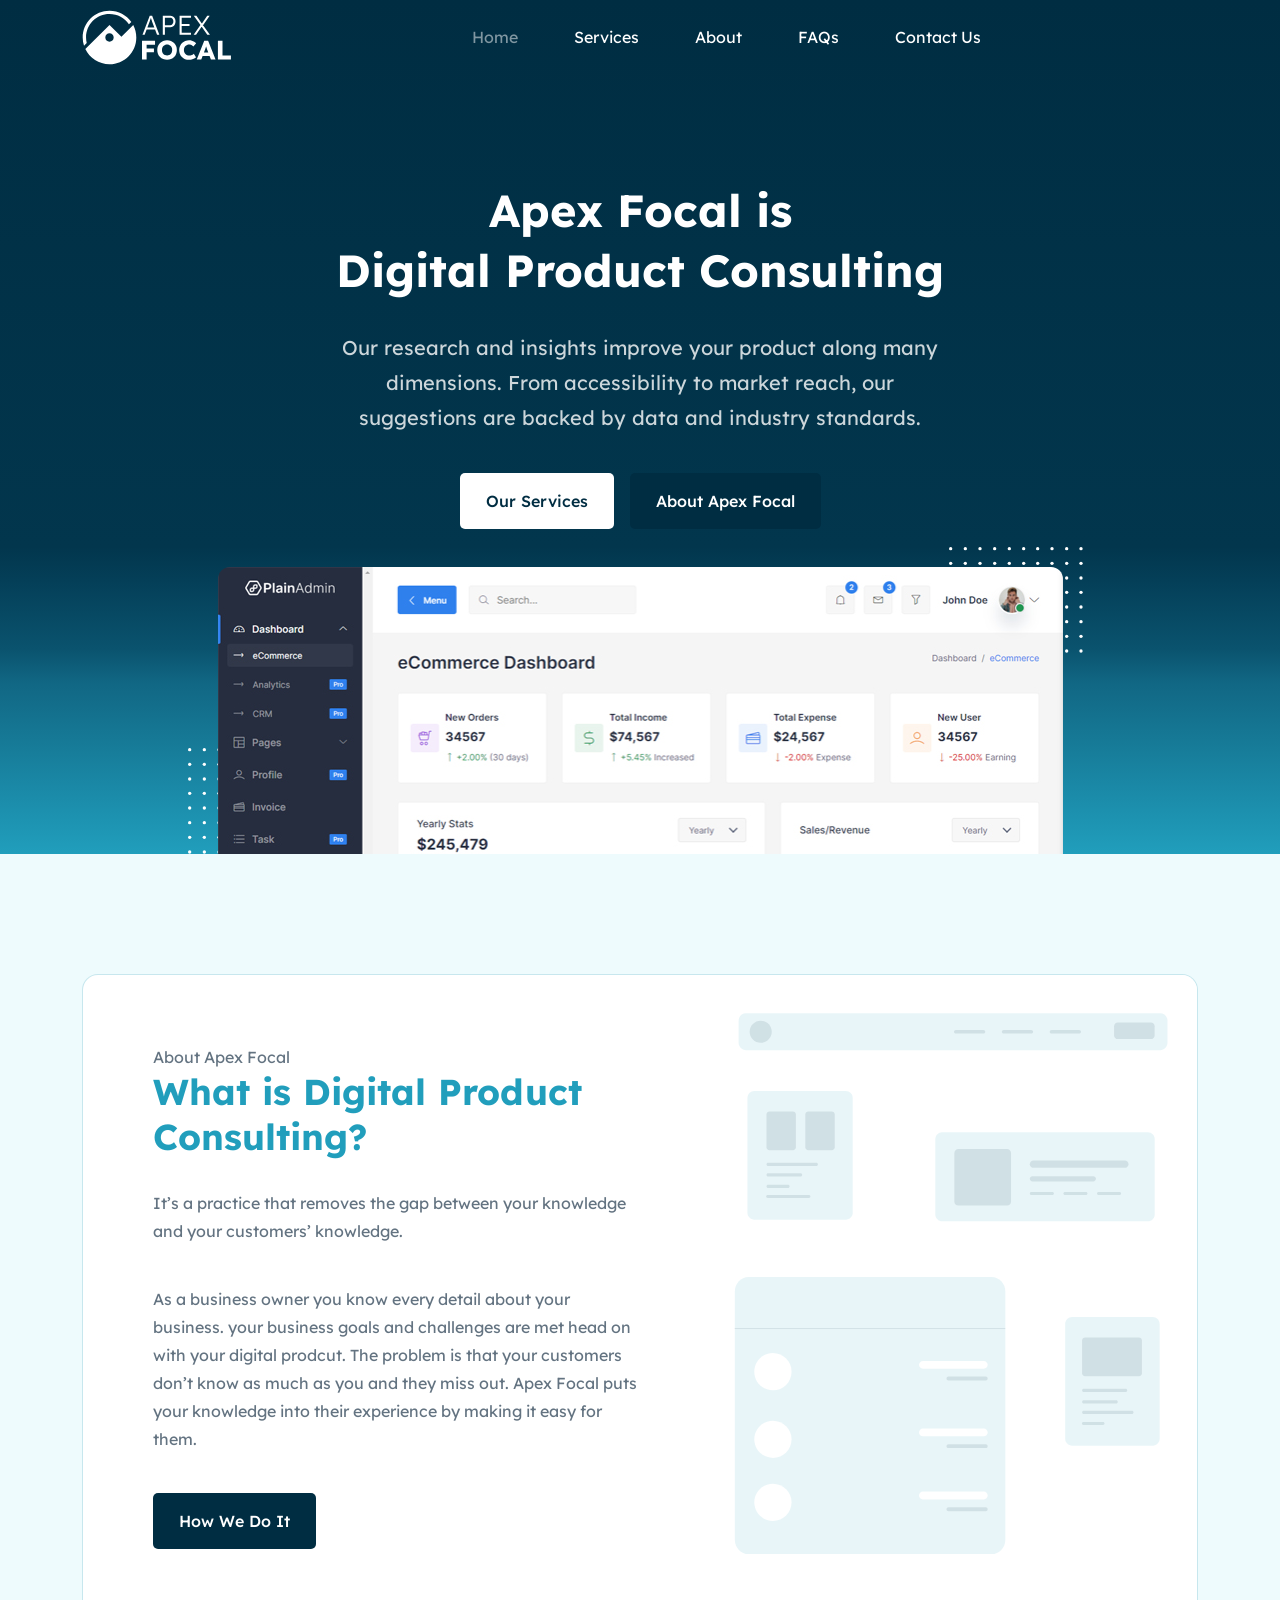
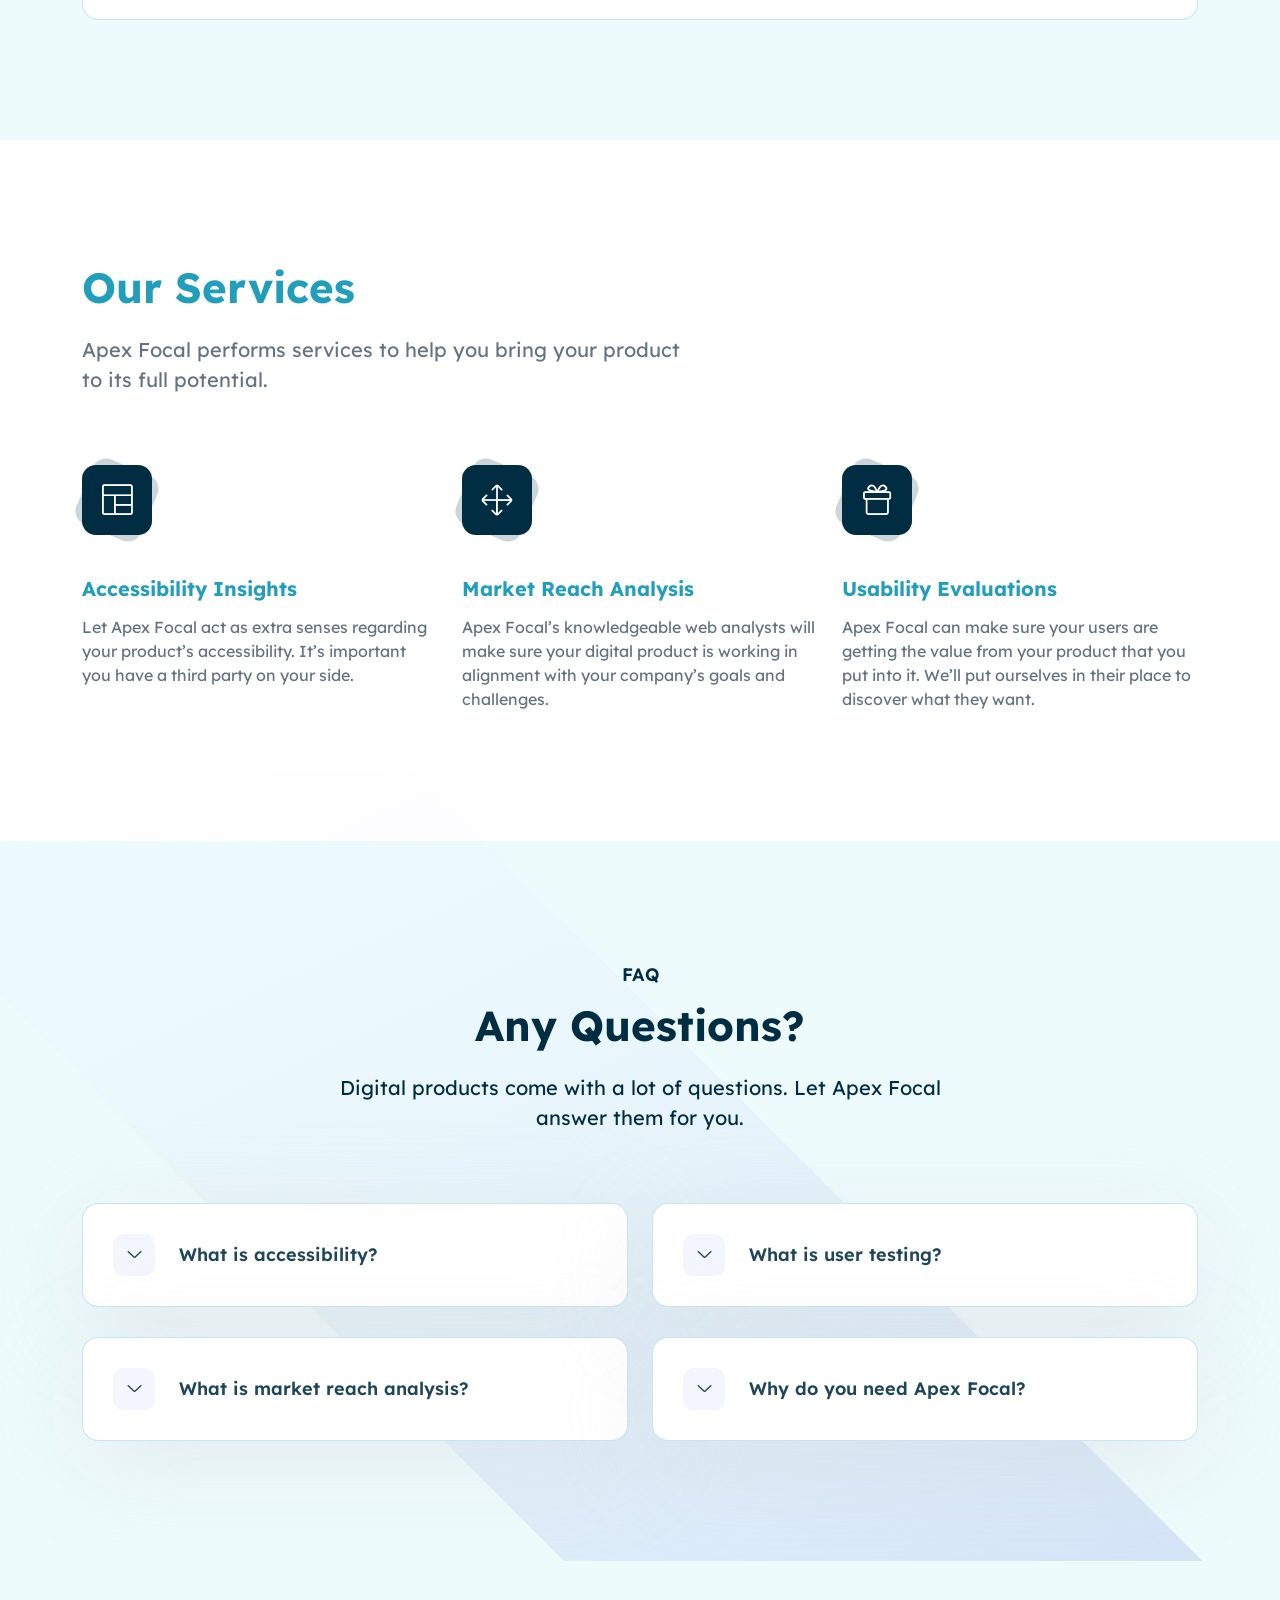
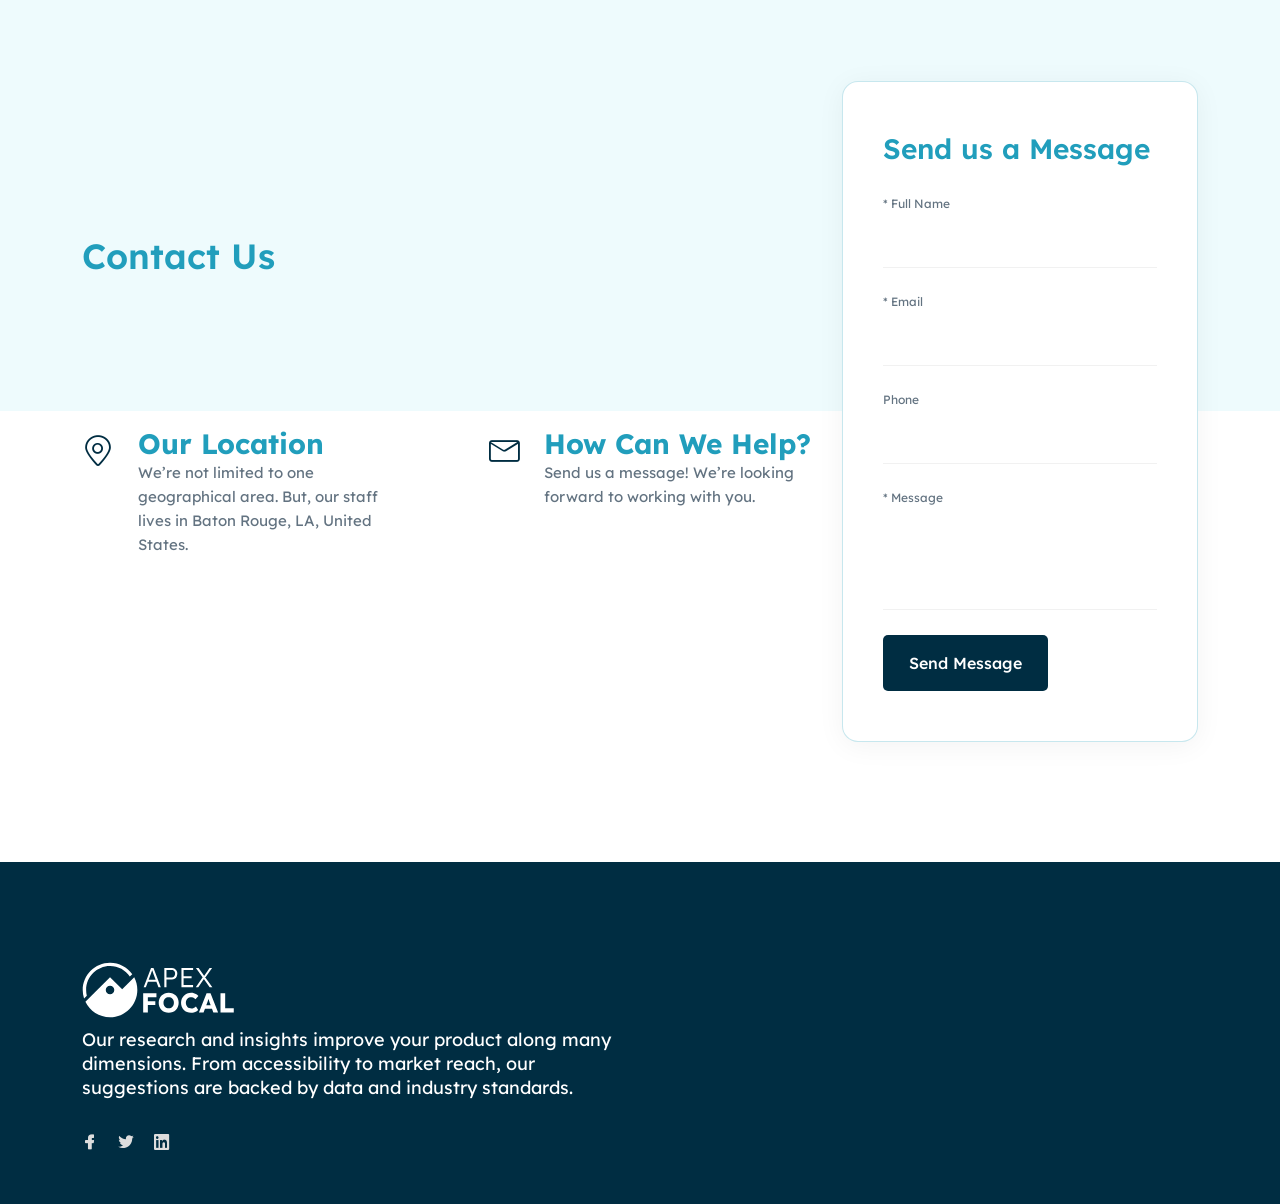
<file: index_old.html>
<!DOCTYPE html>
<html lang="en">
  <head>
    <meta charset="UTF-8">
    <meta name="viewport" content="width=device-width, initial-scale=1.0">
    <title>Apex Focal | Digital Product Consulting</title>

    <!-- Primary Meta Tags -->
    <meta name="title" content="Apex Focal">
    <meta name="description" content="Our research and insights improve your product along many dimensions. From accessibility to market reach, our suggestions are backed by data and industry standards.">

    <!-- Open Graph / Facebook -->
    <meta property="og:type" content="website">
    <meta property="og:url" content="https://apexfocal.com">
    <meta property="og:title" content="Apex Focal">
    <meta property="og:description" content="Our research and insights improve your product along many dimensions. From accessibility to market reach, our suggestions are backed by data and industry standards.">
    <meta property="og:image" content="https://apexfocal.com/assets/images/about/apex-focal-social-card.jpg">

    <!-- Twitter -->
    <meta property="twitter:card" content="summary_large_image">
    <meta property="twitter:url" content="https://apexfocal.com">
    <meta property="twitter:title" content="Apex Focal">
    <meta property="twitter:description" content="Our research and insights improve your product along many dimensions. From accessibility to market reach, our suggestions are backed by data and industry standards.">
    <meta property="twitter:image" content="https://apexfocal.com/assets/images/about/apex-focal-social-card.jpg">

    <!--====== Favicon Icon ======-->
    <link rel="apple-touch-icon" sizes="180x180" href="/assets/images/favicons/apple-touch-icon.png">
    <link rel="icon" type="image/png" sizes="32x32" href="/assets/images/favicons/favicon-32x32.png">
    <link rel="icon" type="image/png" sizes="16x16" href="/assets/images/favicons/favicon-16x16.png">
    <link rel="manifest" href="/assets/images/favicons/site.webmanifest">
    <link rel="mask-icon" href="/assets/images/favicons/safari-pinned-tab.svg" color="#002d42">
    <meta name="msapplication-TileColor" content="#002d42">
    <meta name="theme-color" content="#ffffff">

    <!-- ===== All CSS files ===== -->
    <link rel="stylesheet" href="assets/css/bootstrap.min.css">
    <link rel="stylesheet" href="assets/css/animate.css">
    <link rel="stylesheet" href="assets/css/lineicons.css">
    <link rel="stylesheet" href="assets/css/ud-styles.css">
    <!-- Google tag (gtag.js) -->
    <script async src="https://www.googletagmanager.com/gtag/js?id=G-JJ5GQWFBJS"></script>
    <script>
      window.dataLayer = window.dataLayer || [];
      function gtag(){dataLayer.push(arguments);}
      gtag('js', new Date());

      gtag('config', 'G-JJ5GQWFBJS');
    </script>
  </head>
  <body>
    <h1 class="visually-hidden">Apex Focal</h1>
<!-- ====== Header Start ====== -->
<header class="ud-header">
    <div class="container">
      <div class="row">
        <div class="col-lg-12">
          <nav class="navbar navbar-expand-lg" aria-labelledby="navH2">
            <h2 class="visually-hidden" id="navH2">Main Site Menu</h2>
            <a class="navbar-brand" href="#home">
              <img src="assets/images/logo/logo.svg" alt="Apex Focal home page.">
            </a>
            <button class="navbar-toggler">
              <p class="visually-hidden">Toggle navigation</p>
              <span class="toggler-icon"> </span>
              <span class="toggler-icon"> </span>
              <span class="toggler-icon"> </span>
            </button>
            <div class="navbar-collapse">
              <ul id="nav" class="navbar-nav mx-auto">
                <li class="nav-item">
                  <a class="ud-menu-scroll" href="#home">Home</a>
                </li>
                <li class="nav-item">
                  <a class="ud-menu-scroll" href="#services">Services</a>
                </li>
                <li class="nav-item">
                  <a class="ud-menu-scroll" href="#about">About</a>
                </li>
                <li class="nav-item">
                  <a class="ud-menu-scroll" href="#faq">FAQs</a>
                </li>
                <li class="nav-item">
                  <a class="ud-menu-scroll" href="#contact">Contact Us</a>
                </li>
              </ul>
            </div>
          </nav>
        </div>
      </div>
    </div>
  </header>
  <!-- ====== Header End ====== -->
  
<main>
<!-- ====== Hero Start ====== -->
<section class="ud-hero" id="home" aria-labelledby="mainHeading">
    <div class="container">
      <div class="row">
        <div class="col-lg-12">
          <div class="ud-hero-content wow fadeInUp" data-wow-delay=".2s">
            <h2 class="ud-hero-title" id="mainHeading">Apex Focal is<br> Digital Product Consulting</h2>
            <p class="ud-hero-desc">Our research and insights improve your product along many dimensions. From accessibility to market reach, our suggestions are backed by data and industry standards.</p>
            <ul class="ud-hero-buttons">
              <li>
                <a href="#services" class="ud-main-btn ud-white-btn">
                  Our Services
                </a>
              </li>
              <li>
                <a href="#about" class="ud-main-btn ud-link-btn">
                  About Apex Focal
                </a>
              </li>
            </ul>
          </div>
          <div class="ud-hero-image wow fadeInUp" data-wow-delay=".25s">
            <img src="assets/images/hero/hero-image.svg"   alt="Sample dashboard of a digital product.">
            <img src="assets/images/hero/dotted-shape.svg" alt="" class="shape shape-1">
            <img src="assets/images/hero/dotted-shape.svg" alt="" class="shape shape-2">
          </div>
        </div>
      </div>
    </div>
  </section>
  <!-- ====== Hero End ====== -->
  
<!-- ====== About Start ====== -->
<section id="about" class="ud-about">
    <div class="container">
      <div class="ud-about-wrapper wow fadeInUp" data-wow-delay=".2s">
        <div class="ud-about-content-wrapper">
          <div class="ud-about-content">
            <span class="">About Apex Focal </span>
            <h2>What is Digital Product Consulting?</h2>
            <p>It’s a practice that removes the gap between your knowledge and your customers’ knowledge.</p>

            <p>As a business owner you know every detail about your business. your business goals and challenges are met head on with your digital prodcut. The problem is that your customers don’t know as much as you and they miss out. Apex Focal puts your knowledge into their experience by making it easy for them.</p>
            <a href="#services" class="ud-main-btn">How We Do It</a>
          </div>
        </div>
        <div class="ud-about-image">
          <img src="assets/images/about/about-image-1.svg" alt="A collection of components which make up a digital product.">
        </div>
      </div>
    </div>
  </section>
  <!-- ====== About End ====== -->
  
<!-- ====== Features Start ====== -->
<section id="services" class="ud-features">
		<div class="container">
			<div class="row">
				<div class="col-lg-12">
					<div class="ud-section-title">
						<h2>Our Services</h2>
						<p>Apex Focal performs services to help you bring your product to its full potential.</p>
					</div>
				</div>
			</div>
			<div class="row">
				<div class="col-lg-4 col-sm-6">
					<div class="ud-single-feature wow fadeInUp" data-wow-delay=".1s">
						<div class="ud-feature-icon">
							<i class="lni lni-layout" aria-hidden="true"></i>
						</div>
						<div class="ud-feature-content">
							<h3 class="ud-feature-title">Accessibility Insights</h3>
							<p class="ud-feature-desc">Let Apex Focal act as extra senses regarding your product’s accessibility. It’s important you have a third party on your side.</p>
							<!-- <a href="javascript:void(0)" class="ud-feature-link">
								Learn More
							</a> -->
						</div>
					</div>
				</div>
				<div class="col-lg-4 col-sm-6">
					<div class="ud-single-feature wow fadeInUp" data-wow-delay=".15s">
						<div class="ud-feature-icon">
							<i class="lni lni-move" aria-hidden="true"></i>
						</div>
						<div class="ud-feature-content">
							<h3 class="ud-feature-title">Market Reach Analysis</h3>
							<p class="ud-feature-desc">Apex Focal’s knowledgeable web analysts will make sure your digital product is working in alignment with your company’s goals and challenges.</p>
							<!-- <a href="javascript:void(0)" class="ud-feature-link">
								Learn More
							</a> -->
						</div>
					</div>
				</div>
				<div class="col-lg-4 col-sm-6">
					<div class="ud-single-feature wow fadeInUp" data-wow-delay=".2s">
						<div class="ud-feature-icon">
							<i class="lni lni-gift" aria-hidden="true"></i>
						</div>
						<div class="ud-feature-content">
							<h3 class="ud-feature-title">Usability Evaluations</h3>
							<p class="ud-feature-desc">Apex Focal can make sure your users are getting the value from your product that you put into it. We’ll put ourselves in their place to discover what they want.</p>
							<!-- <a href="javascript:void(0)" class="ud-feature-link">
								Learn More
							</a> -->
						</div>
					</div>
				</div>
			</div>
		</div>
	</section>
	<!-- ====== Features End ====== -->
	
<!-- @ include 'includes/pricing.kit' -->
<!-- ====== FAQ Start ====== -->
<section id="faq" class="ud-faq">
    <div class="shape">
      <img src="assets/images/faq/shape.svg" alt="shape">
    </div>
    <div class="container">
      <div class="row">
        <div class="col-lg-12">
          <div class="ud-section-title text-center mx-auto">
            <span>FAQ</span>
            <h2 class="primary-text-color">Any Questions?</h2>
            <p class="primary-text-color">Digital products come with a lot of questions. Let Apex Focal  answer them for you.</p>
          </div>
        </div>
      </div>

      <div class="row">
        <div class="col-lg-6">
          <div class="ud-single-faq wow fadeInUp" data-wow-delay=".1s">
            <div class="accordion">
              <button
                class="ud-faq-btn collapsed"
                data-bs-toggle="collapse"
                data-bs-target="#collapseOne">
                <span class="icon flex-shrink-0">
                  <i class="lni lni-chevron-down" aria-hidden="true"></i>
                </span>
                <span>What is accessibility?</span>
              </button>
              <div id="collapseOne" class="accordion-collapse collapse">
                <p class="ud-faq-body">Accessibility means that anyone can use your website with whatever device they need to use the web.</p> 
                <p class="ud-faq-body">For example, people with blindness use special software called a screen reader to help them use the web. Apex Focal can make sure that your vendor gave you a website that works with screen readers.</p>
              </div>
            </div>
          </div>
          <div class="ud-single-faq wow fadeInUp" data-wow-delay=".15s">
            <div class="accordion">
              <button
                class="ud-faq-btn collapsed"
                data-bs-toggle="collapse"
                data-bs-target="#collapseTwo">
                <span class="icon flex-shrink-0">
                  <i class="lni lni-chevron-down" aria-hidden="true"></i>
                </span>
                <span>What is market reach analysis?</span>
              </button>
              <div id="collapseTwo" class="accordion-collapse collapse">
                <p class="ud-faq-body">This is the homework which helps you to be sure that your website matches your company’s needs, workflows, and regulatory challenges. But we look at how you’re customers are converting to you for those goals.</p>
                <p class="ud-faq-body">Apex Focal knows how to do this so that your digital product becomes a reliable business asset.</p>
              </div>
            </div>
          </div>
        </div>
        <div class="col-lg-6">
          <div class="ud-single-faq wow fadeInUp" data-wow-delay=".2s">
            <div class="accordion">
              <button
                class="ud-faq-btn collapsed"
                data-bs-toggle="collapse"
                data-bs-target="#collapseThree">
                <span class="icon flex-shrink-0">
                  <i class="lni lni-chevron-down" aria-hidden="true"></i>
                </span>
                <span>What is user testing?</span>
              </button>
              <div id="collapseThree" class="accordion-collapse collapse">
                <p class="ud-faq-body">User testing gets into viewpoint of your customers. They don’t know the ins and outs of your business, so they might become confused by why you need to do certain things the way you do. That will drive them to your competition.</p>
                <p class="ud-faq-body">You’re close to the details of your business but your customers aren’t. Their confusion could cause problems. User testing removes their problems by using your digital product like they do. From there, we learn what they want.</p>
              </div>
            </div>
          </div>
          <div class="ud-single-faq wow fadeInUp" data-wow-delay=".25s">
            <div class="accordion">
              <button
                class="ud-faq-btn collapsed"
                data-bs-toggle="collapse"
                data-bs-target="#collapseFour">
                <span class="icon flex-shrink-0">
                  <i class="lni lni-chevron-down" aria-hidden="true"></i>
                </span>
                <span>Why do you need Apex Focal?</span>
              </button>
              <div id="collapseFour" class="accordion-collapse collapse">
                <p class="ud-faq-body">Companies hire outside consultants all of the time to help them avoid blindspots. Apex Focal helps you avoid blindspots because we’re your third-party fact-checker.</p>
                <p class="ud-faq-body">Whether you’re learning whether your website is accessible, your market reach is strong, or how happy your users are using your digital product.</p>
              </div>
            </div>
          </div>
        </div>
      </div>
    </div>
  </section>
  <!-- ====== FAQ End ====== -->
  
<!-- @ include 'includes/testimonials.kit' -->
<!-- @ include 'includes/team.kit' -->
<!-- ====== Contact Start ====== -->
<section id="contact" class="ud-contact">
    <div class="container">
      <div class="row align-items-center">
        <div class="col-xl-8 col-lg-7">
          <div class="ud-contact-content-wrapper">
            <div class="ud-contact-title">
              <h2>Contact Us</h2>
            </div>
            <div class="ud-contact-info-wrapper">
              <div class="ud-single-info">
                <div class="ud-info-icon">
                  <i class="lni lni-map-marker"></i>
                </div>
                <div class="ud-info-meta">
                  <h3>Our Location</h3>
                  <p>We’re not limited to one geographical area. But, our staff lives in Baton Rouge, LA, United States.</p>
                </div>
              </div>
              <div class="ud-single-info">
                <div class="ud-info-icon">
                  <i class="lni lni-envelope"></i>
                </div>
                <div class="ud-info-meta">
                  <h3>How Can We Help?</h3>
                  <p>Send us a message! We’re looking forward to working with you.</p>
                </div>
              </div>
            </div>
          </div>
        </div>
        <div class="col-xl-4 col-lg-5">
          <div
            class="ud-contact-form-wrapper wow fadeInUp"
            data-wow-delay=".2s"
          >
            <h3 class="ud-contact-form-title">Send us a Message</h3>
            <form class="ud-contact-form" action="https://formcarry.com/s/OlHzYwK13e" method="POST" accept-charset="UTF-8">
              <div class="ud-form-group">
                <label for="fullName">* Full Name</label>
                <input id="fullName" type="text" name="fullName" autocomplete="name" required>
              </div>
              <div class="ud-form-group">
                <label for="email">* Email</label>
                <input id="email" type="email" name="email" autocomplete="email" required>
              </div>
              <div class="ud-form-group">
                <label for="phone">Phone</label>
                <input id="phone" type="tel" name="phone" autocomplete="tel">
              </div>
              <div class="ud-form-group">
                <label for="message">* Message</label>
                <textarea id="message" name="message" rows="3" autocomplete="" required></textarea>
              </div>
              <div class="ud-form-group mb-0">
                <button type="submit" class="ud-main-btn">
                  Send Message
                </button>
              </div>
            </form>
          </div>
        </div>
      </div>
    </div>
  </section>
  <!-- ====== Contact End ====== -->
  
</main>
<!-- ====== Footer Start ====== -->
<footer class="ud-footer wow fadeInUp" data-wow-delay=".15s">
    <div class="shape shape-1">
      <img src="assets/images/footer/shape-1.svg" alt="">
    </div>
    <div class="shape shape-2">
      <img src="assets/images/footer/shape-2.svg" alt="">
    </div>
    <div class="shape shape-3">
      <img src="assets/images/footer/shape-3.svg" alt="">
    </div>
    <div class="ud-footer-widgets">
      <div class="container">
        <div class="row">
          <div class="col-md-6">
            <div class="ud-widget">
              <a href="#" class="ud-footer-logo">
                <img src="assets/images/logo/logo.svg" alt="Apex Focal home page top.">
              </a>
              <p class="ud-widget-desc">Our research and insights improve your product along many dimensions. From accessibility to market reach, our suggestions are backed by data and industry standards.</p>
              <ul class="ud-widget-socials">
                <li>
                  <a href="https://www.facebook.com/apexfocal/">
                    <i class="lni lni-facebook-filled" aria-hidden="true"></i>
                    <p class="visually-hidden">Connect with Apex Focal on Facebook.</p>
                  </a>
                </li>
                <li>
                  <a href="https://twitter.com/apexfocal">
                    <i class="lni lni-twitter-filled" aria-hidden="true"></i>
                    <p class="visually-hidden">Connect with Apex Focal on Twitter.</p>
                  </a>
                </li>
                <li>
                  <a href="https://www.linkedin.com/company/apexfocal">
                    <i class="lni lni-linkedin-original" aria-hidden="true"></i>
                    <p class="visually-hidden">Connect with Apex Focal on LinkedIn.</p>
                  </a>
                </li>
              </ul>
            </div>
          </div>
        </div>
      </div>
    </div>
  </footer>
  <!-- ====== Footer End ====== -->
  
<!-- ====== Back To Top Start ====== -->
<a href="javascript:void(0)" class="back-to-top">
    <i class="lni lni-chevron-up" aria-hidden="true"> </i>
    <p class="visually-hidden">Back to the top of this page.</p>
  </a>
  <!-- ====== Back To Top End ====== -->

  <!-- ====== All Javascript Files ====== -->
  <script src="assets/js/bootstrap.bundle.min.js"></script>
  <script src="assets/js/wow.min.js"></script>
  <script src="assets/js/main.js"></script>
  <script>
    // ==== for menu scroll
    const pageLink = document.querySelectorAll(".ud-menu-scroll");

    pageLink.forEach((elem) => {
      elem.addEventListener("click", (e) => {
        e.preventDefault();
        document.querySelector(elem.getAttribute("href")).scrollIntoView({
          behavior: "smooth",
          offsetTop: 1 - 60,
        });
      });
    });
    // section menu active
    function onScroll(event) {
      const sections = document.querySelectorAll(".ud-menu-scroll");
      const scrollPos =
        window.pageYOffset ||
        document.documentElement.scrollTop ||
        document.body.scrollTop;

      for (let i = 0; i < sections.length; i++) {
        const currLink = sections[i];
        const val = currLink.getAttribute("href");
        const refElement = document.querySelector(val);
        const scrollTopMinus = scrollPos + 73;
        if (
          refElement.offsetTop <= scrollTopMinus &&
          refElement.offsetTop + refElement.offsetHeight > scrollTopMinus
        ) {
          document
            .querySelector(".ud-menu-scroll")
            .classList.remove("active");
          currLink.classList.add("active");
        } else {
          currLink.classList.remove("active");
        }
      }
    }
    window.document.addEventListener("scroll", onScroll);
  </script>
</body>
</html>
</file>
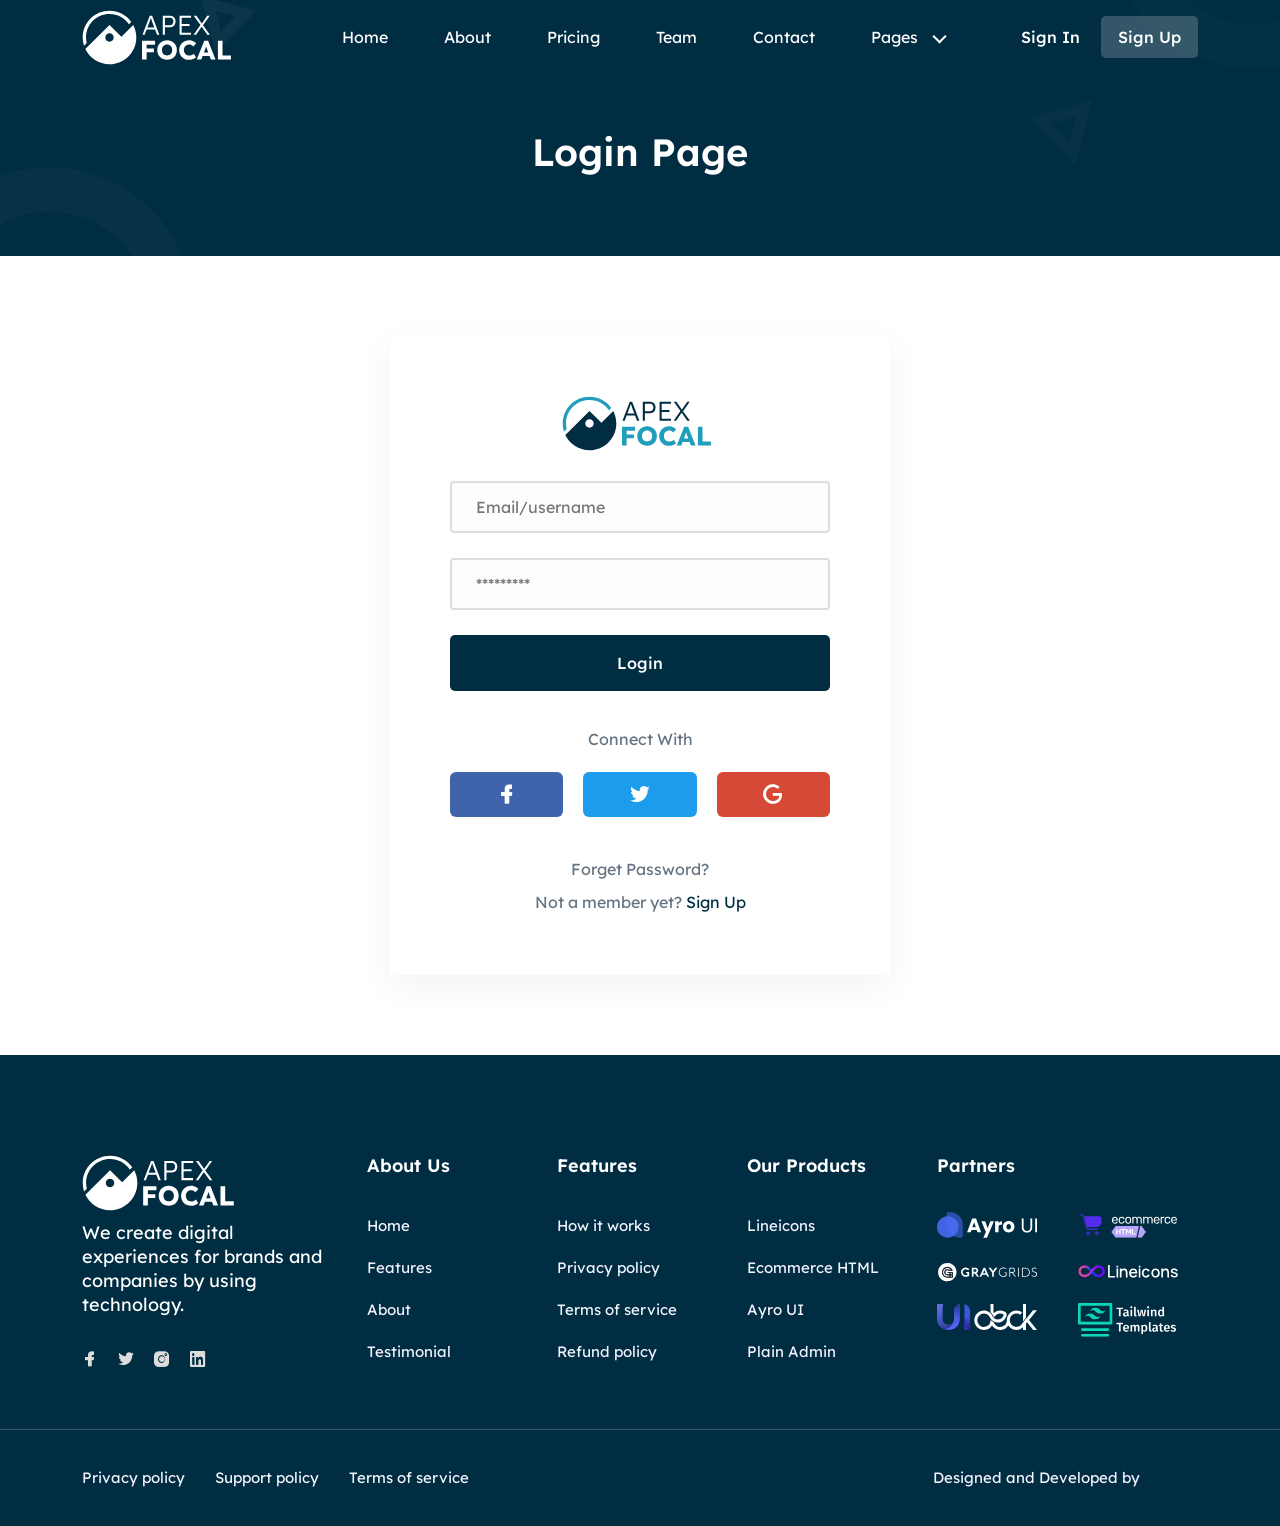
<file: login.html>
<!-- =========

	Template Name: Play
	Author: UIdeck
	Author URI: https://uideck.com/
	Support: https://uideck.com/support/
	Version: 1.1

========== -->

<!DOCTYPE html>
<html lang="en">
  <head>
    <meta charset="UTF-8" />
    <meta http-equiv="X-UA-Compatible" content="IE=edge" />
    <meta name="viewport" content="width=device-width, initial-scale=1.0" />
    <title>Play | Open source Project by UIdeck</title>

    <!--====== Favicon Icon ======-->
    <link
      rel="shortcut icon"
      href="assets/images/favicon.svg"
      type="image/svg"
    />

    <!-- ===== All CSS files ===== -->
    <link rel="stylesheet" href="assets/css/bootstrap.min.css" />
    <link rel="stylesheet" href="assets/css/animate.css" />
    <link rel="stylesheet" href="assets/css/lineicons.css" />
    <link rel="stylesheet" href="assets/css/ud-styles.css" />
  </head>
  <body>
    <!-- ====== Header Start ====== -->
    <header class="ud-header">
      <div class="container">
        <div class="row">
          <div class="col-lg-12">
            <nav class="navbar navbar-expand-lg">
              <a class="navbar-brand" href="index.html">
                <img src="assets/images/logo/logo.svg" alt="Logo" />
              </a>
              <button class="navbar-toggler">
                <span class="toggler-icon"> </span>
                <span class="toggler-icon"> </span>
                <span class="toggler-icon"> </span>
              </button>

              <div class="navbar-collapse">
                <ul id="nav" class="navbar-nav mx-auto">
                  <li class="nav-item">
                    <a class="ud-menu-scroll" href="#home">Home</a>
                  </li>

                  <li class="nav-item">
                    <a class="ud-menu-scroll" href="#about">About</a>
                  </li>
                  <li class="nav-item">
                    <a class="ud-menu-scroll" href="#pricing">Pricing</a>
                  </li>
                  <li class="nav-item">
                    <a class="ud-menu-scroll" href="#team">Team</a>
                  </li>
                  <li class="nav-item">
                    <a class="ud-menu-scroll" href="#contact">Contact</a>
                  </li>
                  <li class="nav-item nav-item-has-children">
                    <a href="javascript:void(0)"> Pages </a>
                    <ul class="ud-submenu">
                      <li class="ud-submenu-item">
                        <a href="about.html" class="ud-submenu-link">
                          About Page
                        </a>
                      </li>
                      <li class="ud-submenu-item">
                        <a href="pricing.html" class="ud-submenu-link">
                          Pricing Page
                        </a>
                      </li>
                      <li class="ud-submenu-item">
                        <a href="contact.html" class="ud-submenu-link">
                          Contact Page
                        </a>
                      </li>
                      <li class="ud-submenu-item">
                        <a href="blog.html" class="ud-submenu-link">
                          Blog Grid Page
                        </a>
                      </li>
                      <li class="ud-submenu-item">
                        <a href="blog-details.html" class="ud-submenu-link">
                          Blog Details Page
                        </a>
                      </li>
                      <li class="ud-submenu-item">
                        <a href="login.html" class="ud-submenu-link">
                          Sign In Page
                        </a>
                      </li>
                      <li class="ud-submenu-item">
                        <a href="404.html" class="ud-submenu-link">404 Page</a>
                      </li>
                    </ul>
                  </li>
                </ul>
              </div>

              <div class="navbar-btn d-none d-sm-inline-block">
                <a href="login.html" class="ud-main-btn ud-login-btn">
                  Sign In
                </a>
                <a class="ud-main-btn ud-white-btn" href="javascript:void(0)">
                  Sign Up
                </a>
              </div>
            </nav>
          </div>
        </div>
      </div>
    </header>
    <!-- ====== Header End ====== -->

    <!-- ====== Banner Start ====== -->
    <section class="ud-page-banner">
      <div class="container">
        <div class="row">
          <div class="col-lg-12">
            <div class="ud-banner-content">
              <h1>Login Page</h1>
            </div>
          </div>
        </div>
      </div>
    </section>
    <!-- ====== Banner End ====== -->

    <!-- ====== Login Start ====== -->
    <section class="ud-login">
      <div class="container">
        <div class="row">
          <div class="col-lg-12">
            <div class="ud-login-wrapper">
              <div class="ud-login-logo">
                <img src="assets/images/logo/logo-2.svg" alt="logo" />
              </div>
              <form class="ud-login-form">
                <div class="ud-form-group">
                  <input
                    type="email"
                    name="email"
                    placeholder="Email/username"
                  />
                </div>
                <div class="ud-form-group">
                  <input
                    type="password"
                    name="password"
                    placeholder="*********"
                  />
                </div>
                <div class="ud-form-group">
                  <button type="submit" class="ud-main-btn w-100">Login</button>
                </div>
              </form>

              <div class="ud-socials-connect">
                <p>Connect With</p>

                <ul>
                  <li>
                    <a href="javascript:void(0)" class="facebook">
                      <i class="lni lni-facebook-filled"></i>
                    </a>
                  </li>
                  <li>
                    <a href="javascript:void(0)" class="twitter">
                      <i class="lni lni-twitter-filled"></i>
                    </a>
                  </li>
                  <li>
                    <a href="javascript:void(0)" class="google">
                      <i class="lni lni-google"></i>
                    </a>
                  </li>
                </ul>
              </div>

              <a class="forget-pass" href="javascript:void(0)">
                Forget Password?
              </a>
              <p class="signup-option">
                Not a member yet? <a href="javascript:void(0)"> Sign Up </a>
              </p>
            </div>
          </div>
        </div>
      </div>
    </section>
    <!-- ====== Login End ====== -->

    <!-- ====== Footer Start ====== -->
    <footer class="ud-footer wow fadeInUp" data-wow-delay=".15s">
      <div class="shape shape-1">
        <img src="assets/images/footer/shape-1.svg" alt="shape" />
      </div>
      <div class="shape shape-2">
        <img src="assets/images/footer/shape-2.svg" alt="shape" />
      </div>
      <div class="shape shape-3">
        <img src="assets/images/footer/shape-3.svg" alt="shape" />
      </div>
      <div class="ud-footer-widgets">
        <div class="container">
          <div class="row">
            <div class="col-xl-3 col-lg-4 col-md-6">
              <div class="ud-widget">
                <a href="index.html" class="ud-footer-logo">
                  <img src="assets/images/logo/logo.svg" alt="logo" />
                </a>
                <p class="ud-widget-desc">
                  We create digital experiences for brands and companies by
                  using technology.
                </p>
                <ul class="ud-widget-socials">
                  <li>
                    <a href="https://twitter.com/MusharofChy">
                      <i class="lni lni-facebook-filled"></i>
                    </a>
                  </li>
                  <li>
                    <a href="https://twitter.com/MusharofChy">
                      <i class="lni lni-twitter-filled"></i>
                    </a>
                  </li>
                  <li>
                    <a href="https://twitter.com/MusharofChy">
                      <i class="lni lni-instagram-filled"></i>
                    </a>
                  </li>
                  <li>
                    <a href="https://twitter.com/MusharofChy">
                      <i class="lni lni-linkedin-original"></i>
                    </a>
                  </li>
                </ul>
              </div>
            </div>

            <div class="col-xl-2 col-lg-2 col-md-6 col-sm-6">
              <div class="ud-widget">
                <h5 class="ud-widget-title">About Us</h5>
                <ul class="ud-widget-links">
                  <li>
                    <a href="javascript:void(0)">Home</a>
                  </li>
                  <li>
                    <a href="javascript:void(0)">Features</a>
                  </li>
                  <li>
                    <a href="javascript:void(0)">About</a>
                  </li>
                  <li>
                    <a href="javascript:void(0)">Testimonial</a>
                  </li>
                </ul>
              </div>
            </div>
            <div class="col-xl-2 col-lg-3 col-md-6 col-sm-6">
              <div class="ud-widget">
                <h5 class="ud-widget-title">Features</h5>
                <ul class="ud-widget-links">
                  <li>
                    <a href="javascript:void(0)">How it works</a>
                  </li>
                  <li>
                    <a href="javascript:void(0)">Privacy policy</a>
                  </li>
                  <li>
                    <a href="javascript:void(0)">Terms of service</a>
                  </li>
                  <li>
                    <a href="javascript:void(0)">Refund policy</a>
                  </li>
                </ul>
              </div>
            </div>
            <div class="col-xl-2 col-lg-3 col-md-6 col-sm-6">
              <div class="ud-widget">
                <h5 class="ud-widget-title">Our Products</h5>
                <ul class="ud-widget-links">
                  <li>
                    <a
                      href="https://lineicons.com/"
                      rel="nofollow noopner"
                      target="_blank"
                      >Lineicons
                    </a>
                  </li>
                  <li>
                    <a
                      href="https://ecommercehtml.com/"
                      rel="nofollow noopner"
                      target="_blank"
                      >Ecommerce HTML</a
                    >
                  </li>
                  <li>
                    <a
                      href="https://ayroui.com/"
                      rel="nofollow noopner"
                      target="_blank"
                      >Ayro UI</a
                    >
                  </li>
                  <li>
                    <a
                      href="https://graygrids.com/"
                      rel="nofollow noopner"
                      target="_blank"
                      >Plain Admin</a
                    >
                  </li>
                </ul>
              </div>
            </div>
            <div class="col-xl-3 col-lg-6 col-md-8 col-sm-10">
              <div class="ud-widget">
                <h5 class="ud-widget-title">Partners</h5>
                <ul class="ud-widget-brands">
                  <li>
                    <a
                      href="https://ayroui.com/"
                      rel="nofollow noopner"
                      target="_blank"
                    >
                      <img
                        src="assets/images/footer/brands/ayroui.svg"
                        alt="ayroui"
                      />
                    </a>
                  </li>
                  <li>
                    <a
                      href="https://ecommercehtml.com/"
                      rel="nofollow noopner"
                      target="_blank"
                    >
                      <img
                        src="assets/images/footer/brands/ecommerce-html.svg"
                        alt="ecommerce-html"
                      />
                    </a>
                  </li>
                  <li>
                    <a
                      href="https://graygrids.com/"
                      rel="nofollow noopner"
                      target="_blank"
                    >
                      <img
                        src="assets/images/footer/brands/graygrids.svg"
                        alt="graygrids"
                      />
                    </a>
                  </li>
                  <li>
                    <a
                      href="https://lineicons.com/"
                      rel="nofollow noopner"
                      target="_blank"
                    >
                      <img
                        src="assets/images/footer/brands/lineicons.svg"
                        alt="lineicons"
                      />
                    </a>
                  </li>
                  <li>
                    <a
                      href="https://uideck.com/"
                      rel="nofollow noopner"
                      target="_blank"
                    >
                      <img
                        src="assets/images/footer/brands/uideck.svg"
                        alt="uideck"
                      />
                    </a>
                  </li>
                  <li>
                    <a
                      href="https://tailwindtemplates.co/"
                      rel="nofollow noopner"
                      target="_blank"
                    >
                      <img
                        src="assets/images/footer/brands/tailwindtemplates.svg"
                        alt="tailwindtemplates"
                      />
                    </a>
                  </li>
                </ul>
              </div>
            </div>
          </div>
        </div>
      </div>
      <div class="ud-footer-bottom">
        <div class="container">
          <div class="row">
            <div class="col-md-8">
              <ul class="ud-footer-bottom-left">
                <li>
                  <a href="javascript:void(0)">Privacy policy</a>
                </li>
                <li>
                  <a href="javascript:void(0)">Support policy</a>
                </li>
                <li>
                  <a href="javascript:void(0)">Terms of service</a>
                </li>
              </ul>
            </div>
            <div class="col-md-4">
              <p class="ud-footer-bottom-right">
                Designed and Developed by
                <a href="https://uideck.com" rel="nofollow">UIdeck</a>
              </p>
            </div>
          </div>
        </div>
      </div>
    </footer>
    <!-- ====== Footer End ====== -->

    <!-- ====== Back To Top Start ====== -->
    <a href="javascript:void(0)" class="back-to-top">
      <i class="lni lni-chevron-up"> </i>
    </a>
    <!-- ====== Back To Top End ====== -->

    <!-- ====== All Javascript Files ====== -->
    <script src="assets/js/bootstrap.bundle.min.js"></script>
    <script src="assets/js/wow.min.js"></script>
    <script src="assets/js/main.js"></script>
  </body>
</html>
</file>
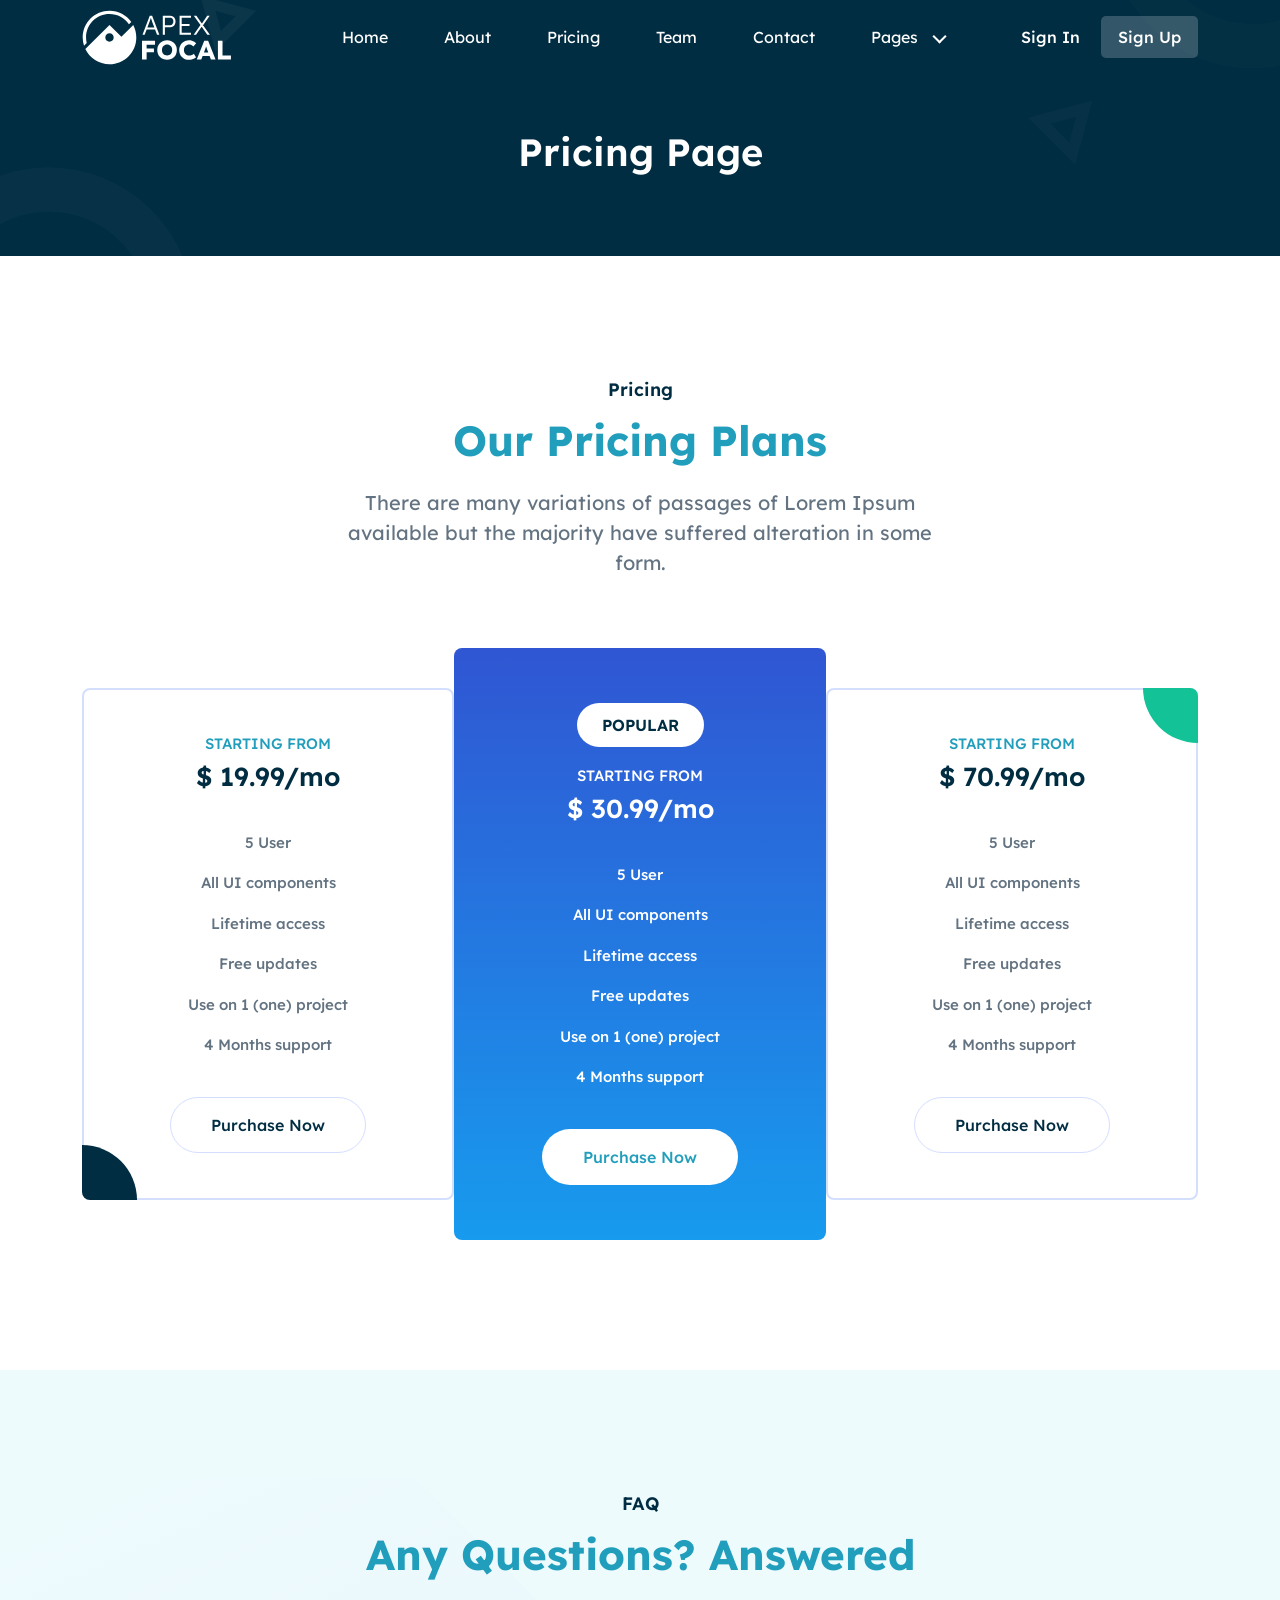
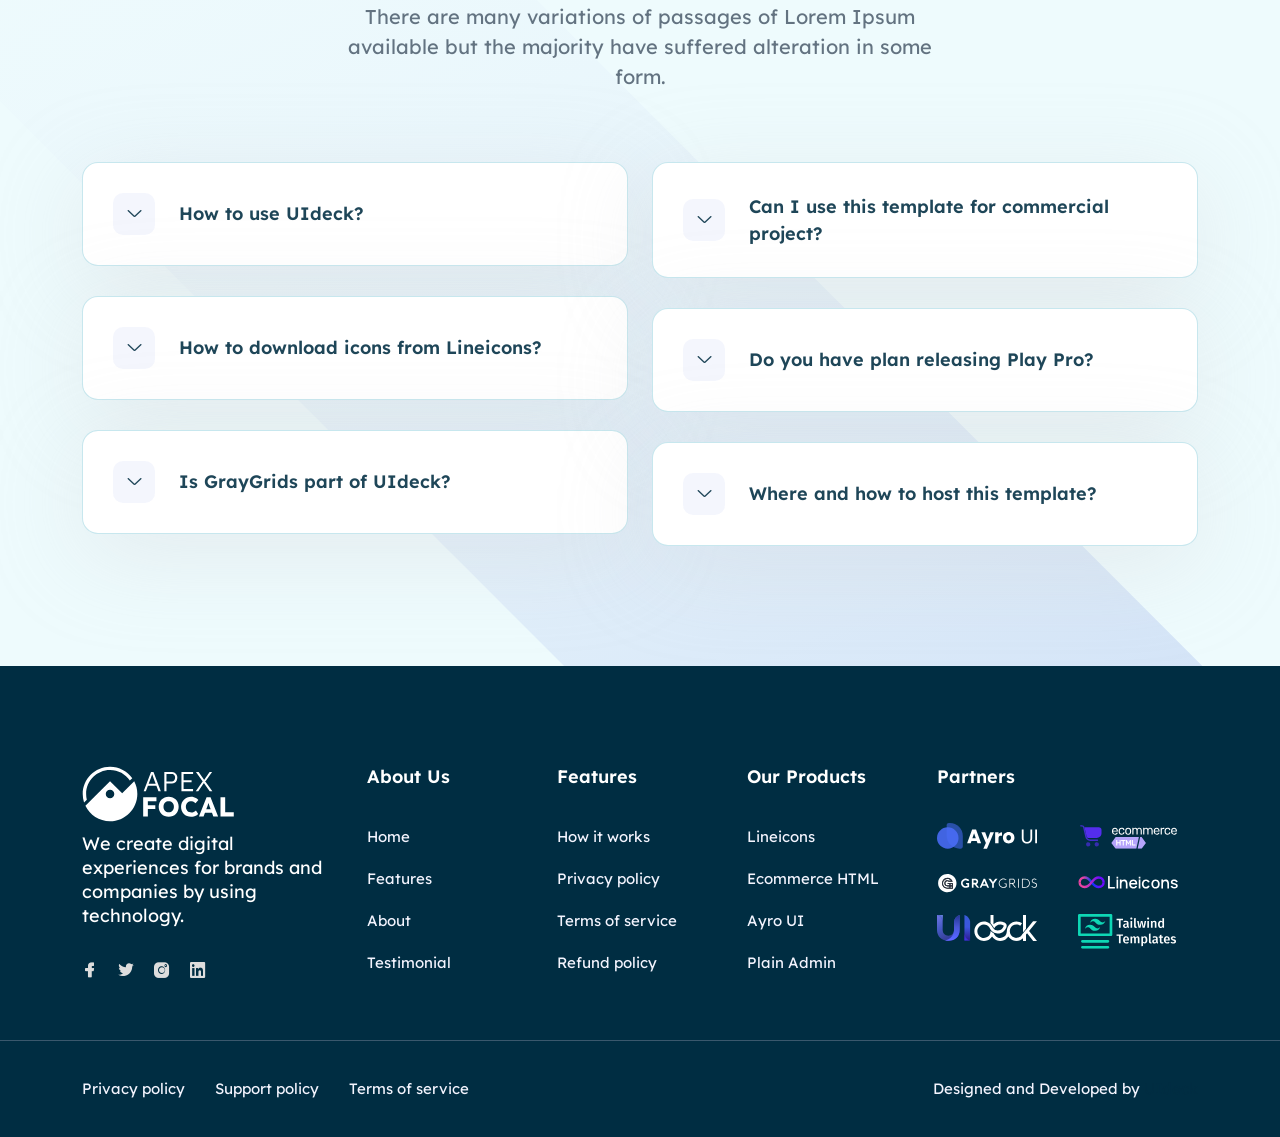
<file: pricing.html>
<!-- =========

	Template Name: Play
	Author: UIdeck
	Author URI: https://uideck.com/
	Support: https://uideck.com/support/
	Version: 1.1

========== -->

<!DOCTYPE html>
<html lang="en">
  <head>
    <meta charset="UTF-8" />
    <meta http-equiv="X-UA-Compatible" content="IE=edge" />
    <meta name="viewport" content="width=device-width, initial-scale=1.0" />
    <title>Play | Open source Project by UIdeck</title>

    <!--====== Favicon Icon ======-->
    <link
      rel="shortcut icon"
      href="assets/images/favicon.svg"
      type="image/svg"
    />

    <!-- ===== All CSS files ===== -->
    <link rel="stylesheet" href="assets/css/bootstrap.min.css" />
    <link rel="stylesheet" href="assets/css/animate.css" />
    <link rel="stylesheet" href="assets/css/lineicons.css" />
    <link rel="stylesheet" href="assets/css/ud-styles.css" />
  </head>
  <body>
    <!-- ====== Header Start ====== -->
    <header class="ud-header">
      <div class="container">
        <div class="row">
          <div class="col-lg-12">
            <nav class="navbar navbar-expand-lg">
              <a class="navbar-brand" href="index.html">
                <img src="assets/images/logo/logo.svg" alt="Logo" />
              </a>
              <button class="navbar-toggler">
                <span class="toggler-icon"> </span>
                <span class="toggler-icon"> </span>
                <span class="toggler-icon"> </span>
              </button>

              <div class="navbar-collapse">
                <ul id="nav" class="navbar-nav mx-auto">
                  <li class="nav-item">
                    <a class="ud-menu-scroll" href="#home">Home</a>
                  </li>

                  <li class="nav-item">
                    <a class="ud-menu-scroll" href="#about">About</a>
                  </li>
                  <li class="nav-item">
                    <a class="ud-menu-scroll" href="#pricing">Pricing</a>
                  </li>
                  <li class="nav-item">
                    <a class="ud-menu-scroll" href="#team">Team</a>
                  </li>
                  <li class="nav-item">
                    <a class="ud-menu-scroll" href="#contact">Contact</a>
                  </li>

                  <li class="nav-item nav-item-has-children">
                    <a href="javascript:void(0)"> Pages </a>
                    <ul class="ud-submenu">
                      <li class="ud-submenu-item">
                        <a href="about.html" class="ud-submenu-link">
                          About Page
                        </a>
                      </li>
                      <li class="ud-submenu-item">
                        <a href="pricing.html" class="ud-submenu-link">
                          Pricing Page
                        </a>
                      </li>
                      <li class="ud-submenu-item">
                        <a href="contact.html" class="ud-submenu-link">
                          Contact Page
                        </a>
                      </li>
                      <li class="ud-submenu-item">
                        <a href="blog.html" class="ud-submenu-link">
                          Blog Grid Page
                        </a>
                      </li>
                      <li class="ud-submenu-item">
                        <a href="blog-details.html" class="ud-submenu-link">
                          Blog Details Page
                        </a>
                      </li>
                      <li class="ud-submenu-item">
                        <a href="login.html" class="ud-submenu-link">
                          Sign In Page
                        </a>
                      </li>
                      <li class="ud-submenu-item">
                        <a href="404.html" class="ud-submenu-link">404 Page</a>
                      </li>
                    </ul>
                  </li>
                </ul>
              </div>

              <div class="navbar-btn d-none d-sm-inline-block">
                <a href="login.html" class="ud-main-btn ud-login-btn">
                  Sign In
                </a>
                <a class="ud-main-btn ud-white-btn" href="javascript:void(0)">
                  Sign Up
                </a>
              </div>
            </nav>
          </div>
        </div>
      </div>
    </header>
    <!-- ====== Header End ====== -->

    <!-- ====== Banner Start ====== -->
    <section class="ud-page-banner">
      <div class="container">
        <div class="row">
          <div class="col-lg-12">
            <div class="ud-banner-content">
              <h1>Pricing Page</h1>
            </div>
          </div>
        </div>
      </div>
    </section>
    <!-- ====== Banner End ====== -->

    <!-- ====== Pricing Start ====== -->
    <section id="pricing" class="ud-pricing">
      <div class="container">
        <div class="row">
          <div class="col-lg-12">
            <div class="ud-section-title mx-auto text-center">
              <span>Pricing</span>
              <h2>Our Pricing Plans</h2>
              <p>
                There are many variations of passages of Lorem Ipsum available
                but the majority have suffered alteration in some form.
              </p>
            </div>
          </div>
        </div>

        <div class="row g-0 align-items-center justify-content-center">
          <div class="col-lg-4 col-md-6 col-sm-10">
            <div
              class="ud-single-pricing first-item wow fadeInUp"
              data-wow-delay=".15s"
            >
              <div class="ud-pricing-header">
                <h3>STARTING FROM</h3>
                <h4>$ 19.99/mo</h4>
              </div>
              <div class="ud-pricing-body">
                <ul>
                  <li>5 User</li>
                  <li>All UI components</li>
                  <li>Lifetime access</li>
                  <li>Free updates</li>
                  <li>Use on 1 (one) project</li>
                  <li>4 Months support</li>
                </ul>
              </div>
              <div class="ud-pricing-footer">
                <a href="javascript:void(0)" class="ud-main-btn ud-border-btn">
                  Purchase Now
                </a>
              </div>
            </div>
          </div>
          <div class="col-lg-4 col-md-6 col-sm-10">
            <div
              class="ud-single-pricing active wow fadeInUp"
              data-wow-delay=".1s"
            >
              <span class="ud-popular-tag">POPULAR</span>
              <div class="ud-pricing-header">
                <h3>STARTING FROM</h3>
                <h4>$ 30.99/mo</h4>
              </div>
              <div class="ud-pricing-body">
                <ul>
                  <li>5 User</li>
                  <li>All UI components</li>
                  <li>Lifetime access</li>
                  <li>Free updates</li>
                  <li>Use on 1 (one) project</li>
                  <li>4 Months support</li>
                </ul>
              </div>
              <div class="ud-pricing-footer">
                <a href="javascript:void(0)" class="ud-main-btn ud-white-btn">
                  Purchase Now
                </a>
              </div>
            </div>
          </div>
          <div class="col-lg-4 col-md-6 col-sm-10">
            <div
              class="ud-single-pricing last-item wow fadeInUp"
              data-wow-delay=".15s"
            >
              <div class="ud-pricing-header">
                <h3>STARTING FROM</h3>
                <h4>$ 70.99/mo</h4>
              </div>
              <div class="ud-pricing-body">
                <ul>
                  <li>5 User</li>
                  <li>All UI components</li>
                  <li>Lifetime access</li>
                  <li>Free updates</li>
                  <li>Use on 1 (one) project</li>
                  <li>4 Months support</li>
                </ul>
              </div>
              <div class="ud-pricing-footer">
                <a href="javascript:void(0)" class="ud-main-btn ud-border-btn">
                  Purchase Now
                </a>
              </div>
            </div>
          </div>
        </div>
      </div>
    </section>
    <!-- ====== Pricing End ====== -->

    <!-- ====== FAQ Start ====== -->
    <section id="faq" class="ud-faq">
      <div class="shape">
        <img src="assets/images/faq/shape.svg" alt="shape" />
      </div>
      <div class="container">
        <div class="row">
          <div class="col-lg-12">
            <div class="ud-section-title text-center mx-auto">
              <span>FAQ</span>
              <h2>Any Questions? Answered</h2>
              <p>
                There are many variations of passages of Lorem Ipsum available
                but the majority have suffered alteration in some form.
              </p>
            </div>
          </div>
        </div>

        <div class="row">
          <div class="col-lg-6">
            <div class="ud-single-faq wow fadeInUp" data-wow-delay=".1s">
              <div class="accordion">
                <button
                  class="ud-faq-btn collapsed"
                  data-bs-toggle="collapse"
                  data-bs-target="#collapseOne"
                >
                  <span class="icon flex-shrink-0">
                    <i class="lni lni-chevron-down"></i>
                  </span>
                  <span>How to use UIdeck?</span>
                </button>
                <div id="collapseOne" class="accordion-collapse collapse">
                  <div class="ud-faq-body">
                    Lorem Ipsum is simply dummy text of the printing and
                    typesetting industry. Lorem Ipsum has been the industry's
                    standard dummy text ever since the 1500s, when an unknown
                    printer took a galley of type and scrambled it to make a
                    type specimen book.
                  </div>
                </div>
              </div>
            </div>
            <div class="ud-single-faq wow fadeInUp" data-wow-delay=".15s">
              <div class="accordion">
                <button
                  class="ud-faq-btn collapsed"
                  data-bs-toggle="collapse"
                  data-bs-target="#collapseTwo"
                >
                  <span class="icon flex-shrink-0">
                    <i class="lni lni-chevron-down"></i>
                  </span>
                  <span>How to download icons from Lineicons?</span>
                </button>
                <div id="collapseTwo" class="accordion-collapse collapse">
                  <div class="ud-faq-body">
                    Lorem Ipsum is simply dummy text of the printing and
                    typesetting industry. Lorem Ipsum has been the industry's
                    standard dummy text ever since the 1500s, when an unknown
                    printer took a galley of type and scrambled it to make a
                    type specimen book.
                  </div>
                </div>
              </div>
            </div>
            <div class="ud-single-faq wow fadeInUp" data-wow-delay=".2s">
              <div class="accordion">
                <button
                  class="ud-faq-btn collapsed"
                  data-bs-toggle="collapse"
                  data-bs-target="#collapseThree"
                >
                  <span class="icon flex-shrink-0">
                    <i class="lni lni-chevron-down"></i>
                  </span>
                  <span>Is GrayGrids part of UIdeck?</span>
                </button>
                <div id="collapseThree" class="accordion-collapse collapse">
                  <div class="ud-faq-body">
                    Lorem Ipsum is simply dummy text of the printing and
                    typesetting industry. Lorem Ipsum has been the industry's
                    standard dummy text ever since the 1500s, when an unknown
                    printer took a galley of type and scrambled it to make a
                    type specimen book.
                  </div>
                </div>
              </div>
            </div>
          </div>
          <div class="col-lg-6">
            <div class="ud-single-faq wow fadeInUp" data-wow-delay=".1s">
              <div class="accordion">
                <button
                  class="ud-faq-btn collapsed"
                  data-bs-toggle="collapse"
                  data-bs-target="#collapseFour"
                >
                  <span class="icon flex-shrink-0">
                    <i class="lni lni-chevron-down"></i>
                  </span>
                  <span>Can I use this template for commercial project?</span>
                </button>
                <div id="collapseFour" class="accordion-collapse collapse">
                  <div class="ud-faq-body">
                    Lorem Ipsum is simply dummy text of the printing and
                    typesetting industry. Lorem Ipsum has been the industry's
                    standard dummy text ever since the 1500s, when an unknown
                    printer took a galley of type and scrambled it to make a
                    type specimen book.
                  </div>
                </div>
              </div>
            </div>
            <div class="ud-single-faq wow fadeInUp" data-wow-delay=".15s">
              <div class="accordion">
                <button
                  class="ud-faq-btn collapsed"
                  data-bs-toggle="collapse"
                  data-bs-target="#collapseFive"
                >
                  <span class="icon flex-shrink-0">
                    <i class="lni lni-chevron-down"></i>
                  </span>
                  <span>Do you have plan releasing Play Pro?</span>
                </button>
                <div id="collapseFive" class="accordion-collapse collapse">
                  <div class="ud-faq-body">
                    Lorem Ipsum is simply dummy text of the printing and
                    typesetting industry. Lorem Ipsum has been the industry's
                    standard dummy text ever since the 1500s, when an unknown
                    printer took a galley of type and scrambled it to make a
                    type specimen book.
                  </div>
                </div>
              </div>
            </div>
            <div class="ud-single-faq wow fadeInUp" data-wow-delay=".2s">
              <div class="accordion">
                <button
                  class="ud-faq-btn collapsed"
                  data-bs-toggle="collapse"
                  data-bs-target="#collapseSix"
                >
                  <span class="icon flex-shrink-0">
                    <i class="lni lni-chevron-down"></i>
                  </span>
                  <span>Where and how to host this template?</span>
                </button>
                <div id="collapseSix" class="accordion-collapse collapse">
                  <div class="ud-faq-body">
                    Lorem Ipsum is simply dummy text of the printing and
                    typesetting industry. Lorem Ipsum has been the industry's
                    standard dummy text ever since the 1500s, when an unknown
                    printer took a galley of type and scrambled it to make a
                    type specimen book.
                  </div>
                </div>
              </div>
            </div>
          </div>
        </div>
      </div>
    </section>
    <!-- ====== FAQ End ====== -->

    <!-- ====== Footer Start ====== -->
    <footer class="ud-footer wow fadeInUp" data-wow-delay=".15s">
      <div class="shape shape-1">
        <img src="assets/images/footer/shape-1.svg" alt="shape" />
      </div>
      <div class="shape shape-2">
        <img src="assets/images/footer/shape-2.svg" alt="shape" />
      </div>
      <div class="shape shape-3">
        <img src="assets/images/footer/shape-3.svg" alt="shape" />
      </div>
      <div class="ud-footer-widgets">
        <div class="container">
          <div class="row">
            <div class="col-xl-3 col-lg-4 col-md-6">
              <div class="ud-widget">
                <a href="index.html" class="ud-footer-logo">
                  <img src="assets/images/logo/logo.svg" alt="logo" />
                </a>
                <p class="ud-widget-desc">
                  We create digital experiences for brands and companies by
                  using technology.
                </p>
                <ul class="ud-widget-socials">
                  <li>
                    <a href="https://twitter.com/MusharofChy">
                      <i class="lni lni-facebook-filled"></i>
                    </a>
                  </li>
                  <li>
                    <a href="https://twitter.com/MusharofChy">
                      <i class="lni lni-twitter-filled"></i>
                    </a>
                  </li>
                  <li>
                    <a href="https://twitter.com/MusharofChy">
                      <i class="lni lni-instagram-filled"></i>
                    </a>
                  </li>
                  <li>
                    <a href="https://twitter.com/MusharofChy">
                      <i class="lni lni-linkedin-original"></i>
                    </a>
                  </li>
                </ul>
              </div>
            </div>

            <div class="col-xl-2 col-lg-2 col-md-6 col-sm-6">
              <div class="ud-widget">
                <h5 class="ud-widget-title">About Us</h5>
                <ul class="ud-widget-links">
                  <li>
                    <a href="javascript:void(0)">Home</a>
                  </li>
                  <li>
                    <a href="javascript:void(0)">Features</a>
                  </li>
                  <li>
                    <a href="javascript:void(0)">About</a>
                  </li>
                  <li>
                    <a href="javascript:void(0)">Testimonial</a>
                  </li>
                </ul>
              </div>
            </div>
            <div class="col-xl-2 col-lg-3 col-md-6 col-sm-6">
              <div class="ud-widget">
                <h5 class="ud-widget-title">Features</h5>
                <ul class="ud-widget-links">
                  <li>
                    <a href="javascript:void(0)">How it works</a>
                  </li>
                  <li>
                    <a href="javascript:void(0)">Privacy policy</a>
                  </li>
                  <li>
                    <a href="javascript:void(0)">Terms of service</a>
                  </li>
                  <li>
                    <a href="javascript:void(0)">Refund policy</a>
                  </li>
                </ul>
              </div>
            </div>
            <div class="col-xl-2 col-lg-3 col-md-6 col-sm-6">
              <div class="ud-widget">
                <h5 class="ud-widget-title">Our Products</h5>
                <ul class="ud-widget-links">
                  <li>
                    <a
                      href="https://lineicons.com/"
                      rel="nofollow noopner"
                      target="_blank"
                      >Lineicons
                    </a>
                  </li>
                  <li>
                    <a
                      href="https://ecommercehtml.com/"
                      rel="nofollow noopner"
                      target="_blank"
                      >Ecommerce HTML</a
                    >
                  </li>
                  <li>
                    <a
                      href="https://ayroui.com/"
                      rel="nofollow noopner"
                      target="_blank"
                      >Ayro UI</a
                    >
                  </li>
                  <li>
                    <a
                      href="https://graygrids.com/"
                      rel="nofollow noopner"
                      target="_blank"
                      >Plain Admin</a
                    >
                  </li>
                </ul>
              </div>
            </div>
            <div class="col-xl-3 col-lg-6 col-md-8 col-sm-10">
              <div class="ud-widget">
                <h5 class="ud-widget-title">Partners</h5>
                <ul class="ud-widget-brands">
                  <li>
                    <a
                      href="https://ayroui.com/"
                      rel="nofollow noopner"
                      target="_blank"
                    >
                      <img
                        src="assets/images/footer/brands/ayroui.svg"
                        alt="ayroui"
                      />
                    </a>
                  </li>
                  <li>
                    <a
                      href="https://ecommercehtml.com/"
                      rel="nofollow noopner"
                      target="_blank"
                    >
                      <img
                        src="assets/images/footer/brands/ecommerce-html.svg"
                        alt="ecommerce-html"
                      />
                    </a>
                  </li>
                  <li>
                    <a
                      href="https://graygrids.com/"
                      rel="nofollow noopner"
                      target="_blank"
                    >
                      <img
                        src="assets/images/footer/brands/graygrids.svg"
                        alt="graygrids"
                      />
                    </a>
                  </li>
                  <li>
                    <a
                      href="https://lineicons.com/"
                      rel="nofollow noopner"
                      target="_blank"
                    >
                      <img
                        src="assets/images/footer/brands/lineicons.svg"
                        alt="lineicons"
                      />
                    </a>
                  </li>
                  <li>
                    <a
                      href="https://uideck.com/"
                      rel="nofollow noopner"
                      target="_blank"
                    >
                      <img
                        src="assets/images/footer/brands/uideck.svg"
                        alt="uideck"
                      />
                    </a>
                  </li>
                  <li>
                    <a
                      href="https://tailwindtemplates.co/"
                      rel="nofollow noopner"
                      target="_blank"
                    >
                      <img
                        src="assets/images/footer/brands/tailwindtemplates.svg"
                        alt="tailwindtemplates"
                      />
                    </a>
                  </li>
                </ul>
              </div>
            </div>
          </div>
        </div>
      </div>
      <div class="ud-footer-bottom">
        <div class="container">
          <div class="row">
            <div class="col-md-8">
              <ul class="ud-footer-bottom-left">
                <li>
                  <a href="javascript:void(0)">Privacy policy</a>
                </li>
                <li>
                  <a href="javascript:void(0)">Support policy</a>
                </li>
                <li>
                  <a href="javascript:void(0)">Terms of service</a>
                </li>
              </ul>
            </div>
            <div class="col-md-4">
              <p class="ud-footer-bottom-right">
                Designed and Developed by
                <a href="https://uideck.com" rel="nofollow">UIdeck</a>
              </p>
            </div>
          </div>
        </div>
      </div>
    </footer>
    <!-- ====== Footer End ====== -->

    <!-- ====== Back To Top Start ====== -->
    <a href="javascript:void(0)" class="back-to-top">
      <i class="lni lni-chevron-up"> </i>
    </a>
    <!-- ====== Back To Top End ====== -->

    <!-- ====== All Javascript Files ====== -->
    <script src="assets/js/bootstrap.bundle.min.js"></script>
    <script src="assets/js/wow.min.js"></script>
    <script src="assets/js/main.js"></script>
  </body>
</html>
</file>
<file: assets/css/ud-styles.css>
/* =======

	Template Name: Play Bootstrap
	Author: UIdeck
	Author URI: https://uideck.com/
	Support: https://github.com/uideck/
	Version: 1.0

======== */
/*===========================
  COMMON css 
===========================*/
@import url("https://fonts.googleapis.com/css2?family=Lexend:wght@200;300;400;500;600;700;800;900&display=swap");
:root {
  --font              : "Lexend", sans-serif;
  --body-color        : #637381;
  --heading-color     : rgb(33, 158, 188);
  --heading-color-rgba: rgba(33, 158, 188, 25%);
  --primary-color     : #002d42;
  --white             : #ffffff;
}

body {
  font-family: var(--font);
  font-weight: normal;
  font-style: normal;
  color: var(--body-color);
  overflow-x: hidden;
}

* {
  margin: 0;
  padding: 0;
  -webkit-box-sizing: border-box;
  box-sizing: border-box;
}

img {
  max-width: 100%;
}

a,
button,
input,
textarea {
  -webkit-transition: all 0.3s ease-out 0s;
  transition: all 0.3s ease-out 0s;
}

a,
a:focus,
input:focus,
textarea:focus,
button:focus,
.navbar-toggler:focus {
  text-decoration: none;
  outline: none;
  -webkit-box-shadow: none;
          box-shadow: none;
}

a:focus,
a:hover {
  text-decoration: none;
}

i,
span,
a {
  display: inline-block;
}

audio,
canvas,
iframe,
img,
svg,
video {
  vertical-align: middle;
}

h1,
h2,
h3,
h4,
h5,
h6 {
  font-weight: 700;
  color: var(--heading-color);
  margin: 0px;
}

h1 {
  font-size: 48px;
}

h2 {
  font-size: 36px;
}

h3 {
  font-size: 28px;
}

h4 {
  font-size: 22px;
}

h5 {
  font-size: 18px;
}

h6 {
  font-size: 16px;
}

ul,
ol {
  margin: 0px;
  padding: 0px;
  list-style-type: none;
}

p {
  font-size: 16px;
  font-weight: 400;
  line-height: 26px;
  color: var(--body-color);
  margin: 0px;
}

.bg_cover {
  background-position: center center;
  background-size: cover;
  background-repeat: no-repeat;
  width: 100%;
  height: 100%;
}

/*===== All Button Style =====*/
.ud-main-btn {
  display: inline-block;
  text-align: center;
  white-space: nowrap;
  vertical-align: middle;
  font-weight: 500;
  font-size: 16px;
  border-radius: 5px;
  padding: 15px 25px;
  border: 1px solid transparent;
  color: var(--white);
  cursor: pointer;
  z-index: 5;
  -webkit-transition: all 0.4s ease-out 0s;
  transition: all 0.4s ease-out 0s;
  background: var(--primary-color);
}

.ud-main-btn:hover {
  color: var(--white);
  background: var(--heading-color);
}

@media (max-width: 767px) {
  .container {
    padding-left: 40px;
    padding-right: 40px;
  }
}

@media only screen and (min-width: 576px) and (max-width: 767px) {
  .container {
    padding-left: 20px;
    padding-right: 20px;
  }
}

.back-to-top {
  width: 40px;
  height: 40px;
  line-height: 40px;
  background: var(--primary-color);
  -webkit-box-shadow: 0px 0px 5px rgba(0, 0, 0, 0.2);
          box-shadow: 0px 0px 5px rgba(0, 0, 0, 0.2);
  text-align: center;
  -webkit-box-pack: center;
      -ms-flex-pack: center;
          justify-content: center;
  -webkit-box-align: center;
      -ms-flex-align: center;
          align-items: center;
  border-radius: 5px;
  position: fixed;
  right: 30px;
  bottom: 30px;
  z-index: 99;
  color: var(--white);
}

.back-to-top:hover {
  color: var(--white);
  background: var(--heading-color);
}

/* ===== Header CSS ===== */
.ud-header {
  position: absolute;
  top: 0;
  left: 0;
  width: 100%;
  z-index: 99;
  -webkit-transition: all 0.3s ease-out 0s;
  transition: all 0.3s ease-out 0s;
}

.sticky {
  position: fixed;
  z-index: 99;
  background-color: rgba(255, 255, 255, 0.8);
  -webkit-backdrop-filter: blur(5px);
          backdrop-filter: blur(5px);
  -webkit-box-shadow: inset 0 -1px 0 0 rgba(0, 0, 0, 0.1);
  box-shadow: inset 0 -1px 0 0 rgba(0, 0, 0, 0.1);
  -webkit-transition: all 0.3s ease-out 0s;
  transition: all 0.3s ease-out 0s;
}

.sticky .navbar {
  padding: 0;
}

.navbar {
  padding: 0px 0;
  border-radius: 5px;
  position: relative;
  -webkit-transition: all 0.3s ease-out 0s;
  transition: all 0.3s ease-out 0s;
}

.navbar-brand {
  padding: 0;
}

@media only screen and (min-width: 768px) and (max-width: 991px), (max-width: 767px) {
  .navbar-brand {
    padding: 5px 0px;
  }
}

.navbar-brand img {
  max-width: 160px;
}

.navbar-toggler {
  padding: 0;
}

.navbar-toggler .toggler-icon {
  width: 30px;
  height: 2px;
  background-color: var(--white);
  display: block;
  margin: 5px 0;
  position: relative;
  -webkit-transition: all 0.3s ease-out 0s;
  transition: all 0.3s ease-out 0s;
}

.navbar-toggler.active .toggler-icon:nth-of-type(1) {
  -webkit-transform: rotate(45deg);
  transform: rotate(45deg);
  top: 7px;
}

.navbar-toggler.active .toggler-icon:nth-of-type(2) {
  opacity: 0;
}

.navbar-toggler.active .toggler-icon:nth-of-type(3) {
  -webkit-transform: rotate(135deg);
  transform: rotate(135deg);
  top: -7px;
}

@media only screen and (min-width: 768px) and (max-width: 991px), (max-width: 767px) {
  .navbar-collapse {
    position: absolute;
    top: 100%;
    right: 0;
    max-width: 300px;
    width: 100%;
    background-color: var(--white);
    z-index: 9;
    -webkit-box-shadow: 0px 15px 20px 0px rgba(0, 0, 0, 0.1);
    box-shadow: 0px 15px 20px 0px rgba(0, 0, 0, 0.1);
    padding: 0px;
    display: none;
    border-radius: 5px;
  }
  .navbar-collapse.show {
    display: block;
  }
}

@media only screen and (min-width: 768px) and (max-width: 991px), (max-width: 767px) {
  .navbar-nav {
    padding: 20px 30px;
  }
}

.navbar-nav .nav-item {
  position: relative;
  padding: 0px 20px;
}

@media only screen and (min-width: 992px) and (max-width: 1199px) {
  .navbar-nav .nav-item {
    padding: 0px 12px;
  }
}

@media only screen and (min-width: 768px) and (max-width: 991px), (max-width: 767px) {
  .navbar-nav .nav-item {
    padding: 0px;
  }
}

.navbar-nav .nav-item > a {
  font-size: 16px;
  font-weight: 400;
  color: var(--white);
  -webkit-transition: all 0.3s ease-out 0s;
  transition: all 0.3s ease-out 0s;
  padding: 25px 8px;
  position: relative;
}

@media only screen and (min-width: 768px) and (max-width: 991px), (max-width: 767px) {
  .navbar-nav .nav-item > a {
    display: block;
    padding: 8px 0;
    color: var(--heading-color);
  }
}

.navbar-nav .nav-item > a:hover, .navbar-nav .nav-item > a.active {
  color: var(--white);
  opacity: 0.5;
}

@media only screen and (min-width: 768px) and (max-width: 991px), (max-width: 767px) {
  .navbar-nav .nav-item > a:hover, .navbar-nav .nav-item > a.active {
    color: var(--primary-color);
    opacity: 1;
  }
}

.navbar-nav .nav-item .ud-submenu {
  position: absolute;
  width: 250px;
  background: var(--white);
  top: 110%;
  padding: 20px 30px;
  -webkit-box-shadow: 0 15px 44px rgba(140, 140, 140, 0.18);
          box-shadow: 0 15px 44px rgba(140, 140, 140, 0.18);
  border-radius: 5px;
  opacity: 0;
  visibility: hidden;
  -webkit-transition: all 0.3s ease-out 0s;
  transition: all 0.3s ease-out 0s;
}

@media only screen and (min-width: 768px) and (max-width: 991px), (max-width: 767px) {
  .navbar-nav .nav-item .ud-submenu {
    position: static;
    -webkit-box-shadow: none;
            box-shadow: none;
    width: 100%;
    padding: 0px;
    opacity: 1;
    visibility: visible;
    display: none;
  }
}

.navbar-nav .nav-item .ud-submenu.show {
  display: block;
}

.navbar-nav .nav-item .ud-submenu .ud-submenu-link {
  padding: 7px 0;
  color: var(--heading-color);
  font-size: 14px;
}

.navbar-nav .nav-item .ud-submenu .ud-submenu-link:hover {
  color: var(--primary-color);
}

.navbar-nav .nav-item:hover > a {
  color: var(--white);
  opacity: 0.5;
}

@media only screen and (min-width: 768px) and (max-width: 991px), (max-width: 767px) {
  .navbar-nav .nav-item:hover > a {
    color: var(--primary-color);
    opacity: 1;
  }
}

.navbar-nav .nav-item:hover > .ud-submenu {
  opacity: 1;
  visibility: visible;
  top: 100%;
}

.navbar-nav .nav-item.nav-item-has-children > a {
  position: relative;
}

.navbar-nav .nav-item.nav-item-has-children > a::after {
  content: "";
  -webkit-box-sizing: border-box;
          box-sizing: border-box;
  position: absolute;
  width: 10px;
  height: 10px;
  border-bottom: 2px solid;
  border-right: 2px solid;
  -webkit-transform: rotate(45deg) translateY(-50%);
          transform: rotate(45deg) translateY(-50%);
  right: -15px;
  top: 50%;
  margin-top: -2px;
}

@media only screen and (min-width: 768px) and (max-width: 991px), (max-width: 767px) {
  .navbar-nav .nav-item.nav-item-has-children > a::after {
    right: 5px;
  }
}

@media only screen and (min-width: 768px) and (max-width: 991px), (max-width: 767px) {
  .navbar-btn {
    position: absolute;
    top: 50%;
    right: 50px;
    -webkit-transform: translateY(-50%);
    transform: translateY(-50%);
  }
}

.navbar-btn .ud-main-btn {
  padding: 8px 16px;
  background: transparent;
}

.navbar-btn .ud-login-btn:hover {
  opacity: 0.5;
}

.navbar-btn .ud-white-btn {
  background: rgba(255, 255, 255, 0.2);
}

.navbar-btn .ud-white-btn:hover {
  background: white;
  color: var(--primary-color);
}

.sticky .navbar-toggler .toggler-icon {
  background-color: var(--heading-color);
}

.sticky .navbar-nav .nav-item:hover > a {
  color: var(--primary-color);
  opacity: 1;
}

.sticky .navbar-nav .nav-item a {
  color: var(--primary-color);
}

.sticky .navbar-nav .nav-item a.active, .sticky .navbar-nav .nav-item a:hover {
  color: var(--primary-color);
  opacity: 1;
}

.sticky .navbar-btn .ud-main-btn.ud-login-btn {
  color: var(--heading-color);
}

.sticky .navbar-btn .ud-main-btn.ud-login-btn:hover {
  color: var(--primary-color);
  opacity: 1;
}

.sticky .navbar-btn .ud-white-btn {
  background: var(--primary-color);
  color: var(--white);
}

.sticky .navbar-btn .ud-white-btn:hover {
  background: var(--primary-color);
}

/* ===== Hero CSS ===== */
.ud-hero {
  background: var(--primary-color);
  background: linear-gradient(180deg, rgba(0,45,66,1) 0%, rgba(2,54,77,1) 64%, rgba(4,63,88,1) 68%, rgba(7,73,99,1) 72%, rgba(10,83,110,1) 76%, rgba(17,103,132,1) 80%, rgba(20,114,143,1) 84%, rgba(23,125,154,1) 88%, rgba(26,136,166,1) 92%, rgba(29,147,177,1) 96%, rgba(33,158,188,1) 100%);
  padding-top: 180px;
}

@media only screen and (min-width: 768px) and (max-width: 991px) {
  .ud-hero {
    padding-top: 160px;
  }
}

@media (max-width: 767px) {
  .ud-hero {
    padding-top: 130px;
  }
}

.ud-hero-content {
  max-width: 780px;
  margin: auto;
  margin-bottom: 30px;
}

.ud-hero-content .ud-hero-title {
  color: var(--white);
  font-weight: 700;
  font-size: 45px;
  line-height: 60px;
  text-align: center;
  margin-bottom: 30px;
}

@media only screen and (min-width: 768px) and (max-width: 991px) {
  .ud-hero-content .ud-hero-title {
    font-size: 38px;
    line-height: 50px;
  }
}

@media (max-width: 767px) {
  .ud-hero-content .ud-hero-title {
    font-size: 26px;
    line-height: 38px;
  }
}

.ud-hero-content .ud-hero-desc {
  font-weight: normal;
  font-size: 20px;
  line-height: 35px;
  text-align: center;
  color: var(--white);
  opacity: 0.8;
  max-width: 600px;
  margin: auto;
  margin-bottom: 30px;
}

@media (max-width: 767px) {
  .ud-hero-content .ud-hero-desc {
    font-size: 16px;
    line-height: 30px;
  }
}

.ud-hero-buttons {
  display: -webkit-box;
  display: -ms-flexbox;
  display: flex;
  -webkit-box-align: center;
      -ms-flex-align: center;
          align-items: center;
  -webkit-box-pack: center;
      -ms-flex-pack: center;
          justify-content: center;
}

.ud-hero-buttons .ud-main-btn {
  margin: 8px;
}

@media (max-width: 767px) {
  .ud-hero-buttons .ud-main-btn {
    margin: 5px;
  }
}

@media (max-width: 767px) {
  .ud-hero-buttons .ud-main-btn {
    padding: 12px 16px;
  }
}

.ud-hero-buttons .ud-white-btn {
  background: var(--white);
  color: var(--primary-color);
}

.ud-hero-buttons .ud-white-btn:hover {
  -webkit-box-shadow: 0px 0px 25px rgba(0, 0, 0, 0.2);
          box-shadow: 0px 0px 25px rgba(0, 0, 0, 0.2);
  background: #fefefe;
  color: var(--primary-color);
}

.ud-hero-buttons .ud-link-btn:hover {
  color: var(--white);
  background: transparent;
  opacity: 0.5;
}

.ud-hero-brands-wrapper {
  text-align: center;
  margin-bottom: 40px;
}

.ud-hero-brands-wrapper img {
  -webkit-transition: all 0.3s;
  transition: all 0.3s;
  opacity: 0.5;
  max-width: 250px;
}

.ud-hero-brands-wrapper img:hover {
  opacity: 1;
}

.ud-hero-image {
  max-width: 845px;
  margin: auto;
  text-align: center;
  position: relative;
  z-index: 1;
}

.ud-hero-image img {
  max-width: 100%;
  text-align: center;
}

.ud-hero-image .shape {
  position: absolute;
  z-index: -1;
}

.ud-hero-image .shape.shape-1 {
  bottom: 0;
  left: -30px;
}

.ud-hero-image .shape.shape-2 {
  top: -20px;
  right: -20px;
}

/* ===== Features CSS ===== */
.ud-features {
  padding-top: 120px;
  padding-bottom: 90px;
}

@media (max-width: 767px) {
  .ud-features {
    padding-top: 80px;
    padding-bottom: 40px;
  }
}

.ud-section-title {
  max-width: 620px;
  margin-bottom: 70px;
}

.ud-section-title span {
  font-weight: 600;
  font-size: 18px;
  color: var(--primary-color);
  margin-bottom: 10px;
}

.ud-section-title h2 {
  font-weight: 700;
  font-size: 42px;
  line-height: 55px;
  text-transform: capitalize;
  color: var(--heading-color);
  margin-bottom: 20px;
}

.ud-section-title p {
  font-size: 20px;
  line-height: 30px;
}

@media (max-width: 767px) {
  .ud-section-title p {
    font-size: 16px;
    line-height: 26px;
  }
}

.ud-single-feature {
  margin-bottom: 40px;
}

.ud-single-feature:hover .ud-feature-icon::before {
  -webkit-transform: rotate(45deg);
  transform: rotate(45deg);
}

.ud-single-feature .ud-feature-icon {
  width: 70px;
  height: 70px;
  display: -webkit-box;
  display: -ms-flexbox;
  display: flex;
  -webkit-box-align: center;
      -ms-flex-align: center;
          align-items: center;
  -webkit-box-pack: center;
      -ms-flex-pack: center;
          justify-content: center;
  border-radius: 14px;
  background: var(--primary-color);
  font-size: 32px;
  color: var(--white);
  position: relative;
  z-index: 1;
  text-align: center;
  margin-bottom: 40px;
}

.ud-single-feature .ud-feature-icon::before {
  content: "";
  position: absolute;
  width: 100%;
  height: 100%;
  top: 0;
  left: 0;
  border-radius: 14px;
  background: var(--primary-color);
  opacity: 0.2;
  z-index: -1;
  -webkit-transform: rotate(23deg);
  transform: rotate(23deg);
  -webkit-transition: all 0.3s ease-out 0s;
  transition: all 0.3s ease-out 0s;
}

.ud-single-feature .ud-feature-title {
  font-weight: 700;
  font-size: 20px;
  line-height: 28px;
  margin-bottom: 12px;
}

@media only screen and (min-width: 992px) and (max-width: 1199px) {
  .ud-single-feature .ud-feature-title {
    font-size: 18px;
    line-height: 26px;
  }
}

.ud-single-feature .ud-feature-desc {
  font-size: 16px;
  line-height: 24px;
  margin-bottom: 40px;
}

.ud-single-feature .ud-feature-link {
  font-weight: 500;
  color: var(--body-color);
}

.ud-single-feature .ud-feature-link:hover {
  color: var(--primary-color);
}

/* ===== About CSS ===== */
.ud-about {
  background: #f3f4fe;
  background: #eefbfd;
  padding: 120px 0;
}

@media (max-width: 767px) {
  .ud-about {
    padding: 80px 0;
  }
}

.ud-about-wrapper {
  background: var(--white);
  border: 1px solid var(--heading-color-rgba);
  border-radius: 1rem;
  display: -webkit-box;
  display: -ms-flexbox;
  display: flex;
  -webkit-box-pack: justify;
      -ms-flex-pack: justify;
          justify-content: space-between;
}

@media only screen and (min-width: 768px) and (max-width: 991px), (max-width: 767px) {
  .ud-about-wrapper {
    display: block;
  }
}

.ud-about-content-wrapper {
  padding: 70px;
}

@media (max-width: 767px) {
  .ud-about-content-wrapper {
    padding: 50px 30px;
  }
}

@media only screen and (min-width: 576px) and (max-width: 767px) {
  .ud-about-content-wrapper {
    padding: 50px;
  }
}

.ud-about-content {
  max-width: 500px;
}

.ud-about-content .tag {
  font-weight: 500;
  font-size: 14px;
  color: var(--white);
  background: var(--primary-color);
  padding: 5px 20px;
  display: inline-block;
  margin-bottom: 20px;
}

.ud-about-content h2 {
  font-weight: bold;
  font-size: 36px;
  line-height: 45px;
  margin-bottom: 30px;
}

@media (max-width: 767px) {
  .ud-about-content h2 {
    font-size: 26px;
    line-height: 38px;
  }
}

.ud-about-content p {
  font-size: 16px;
  line-height: 28px;
  margin-bottom: 40px;
}

.ud-about-content .ud-main-btn:hover {
  background: #2748b4;
  -webkit-box-shadow: 0px 0px 10px rgba(0, 0, 0, 0.3);
          box-shadow: 0px 0px 10px rgba(0, 0, 0, 0.3);
}

@media only screen and (min-width: 768px) and (max-width: 991px), (max-width: 767px) {
  .ud-about-image {
    text-align: center;
  }
}

/* ===== Pricing CSS ===== */
.ud-pricing {
  padding-top: 120px;
  padding-bottom: 90px;
}

@media (max-width: 767px) {
  .ud-pricing {
    padding-top: 80px;
    padding-bottom: 40px;
  }
}

.ud-single-pricing {
  margin-bottom: 40px;
  background: var(--white);
  border: 2px solid #d4deff;
  border-radius: 8px;
  text-align: center;
  padding: 45px 30px;
  position: relative;
}

.ud-single-pricing.active {
  background: -webkit-gradient(linear, left top, left bottom, from(#3056d3), to(#179bee));
  background: linear-gradient(180deg, #3056d3 0%, #179bee 100%);
  border: none;
  padding: 55px 30px;
}

.ud-single-pricing.active .ud-pricing-header h3,
.ud-single-pricing.active .ud-pricing-header h4 {
  color: var(--white);
}

.ud-single-pricing.active .ud-pricing-body li {
  color: var(--white);
}

.ud-single-pricing.first-item::after, .ud-single-pricing.last-item::after {
  content: "";
  position: absolute;
  width: 55px;
  height: 55px;
  z-index: 1;
}

.ud-single-pricing.first-item::after {
  background: var(--primary-color);
  left: -2px;
  bottom: -2px;
  border-radius: 0px 55px 0px 8px;
}

.ud-single-pricing.last-item::after {
  background: #13c296;
  top: -2px;
  right: -2px;
  border-radius: 0px 8px 0px 55px;
}

.ud-single-pricing .ud-popular-tag {
  display: inline-block;
  padding: 10px 25px;
  background: var(--white);
  border-radius: 30px;
  color: var(--primary-color);
  margin-bottom: 20px;
  font-weight: 600;
}

.ud-single-pricing .ud-pricing-header h3 {
  font-weight: 500;
  font-size: 15px;
  margin-bottom: 8px;
}

.ud-single-pricing .ud-pricing-header h4 {
  font-weight: 600;
  font-size: 26px;
  color: var(--primary-color);
  margin-bottom: 40px;
}

.ud-single-pricing .ud-pricing-body {
  margin-bottom: 40px;
}

.ud-single-pricing .ud-pricing-body li {
  font-weight: 500;
  font-size: 15px;
  margin-bottom: 18px;
}

.ud-single-pricing .ud-main-btn {
  border-radius: 30px;
  padding: 15px 40px;
}

.ud-single-pricing .ud-border-btn {
  border: 1px solid #d4deff;
  color: var(--primary-color);
  background: var(--white);
}

.ud-single-pricing .ud-border-btn:hover {
  color: var(--white);
  border-color: var(--primary-color);
  background: var(--primary-color);
}

.ud-single-pricing .ud-white-btn {
  background: var(--white);
  color: var(--heading-color);
}

.ud-single-pricing .ud-white-btn:hover {
  color: var(--white);
  background: var(--heading-color);
}

/* ===== FAQ CSS ===== */
.ud-faq {
  padding-top: 120px;
  padding-bottom: 90px;
  background: #f3f4fe;
  background: #eefbfd;
  position: relative;
  z-index: 1;
}

@media (max-width: 767px) {
  .ud-faq {
    padding-top: 80px;
    padding-bottom: 50px;
  }
}

.ud-faq .shape {
  position: absolute;
  z-index: -1;
  left: 0;
  bottom: 0;
}

.ud-single-faq {
  background: var(--white);
  border: 1px solid var(--heading-color-rgba);
  -webkit-box-shadow: 0px 20px 95px rgba(201, 203, 204, 0.3);
          box-shadow: 0px 20px 95px rgba(201, 203, 204, 0.3);
  border-radius: 1rem;
  margin-bottom: 30px;
}

.ud-single-faq .ud-faq-btn {
  text-align: left;
  display: -webkit-box;
  display: -ms-flexbox;
  display: flex;
  width: 100%;
  -webkit-box-align: center;
      -ms-flex-align: center;
          align-items: center;
  border: none;
  background: transparent;
  font-weight: 600;
  font-size: 18px;
  color: var(--primary-color);
  opacity: 0.88;
  padding: 30px;
}

@media only screen and (min-width: 992px) and (max-width: 1199px), (max-width: 767px) {
  .ud-single-faq .ud-faq-btn {
    padding: 15px;
  }
}

.ud-single-faq .ud-faq-btn.collapsed span.icon i {
  -webkit-transform: rotate(0deg);
  transform: rotate(0deg);
}

.ud-single-faq .ud-faq-btn span.icon {
  display: -webkit-box;
  display: -ms-flexbox;
  display: flex;
  -webkit-box-align: center;
      -ms-flex-align: center;
          align-items: center;
  -webkit-box-pack: center;
      -ms-flex-pack: center;
          justify-content: center;
  width: 42px;
  height: 42px;
  background: rgba(48, 86, 211, 0.06);
  border-radius: 10px;
  color: var(--primary-color);
  margin-right: 24px;
}

.ud-single-faq .ud-faq-btn span.icon i {
  -webkit-transform: rotate(180deg);
  transform: rotate(180deg);
  -webkit-transition: all 0.3s;
  transition: all 0.3s;
  font-size: 14px;
  font-weight: 700;
}

.ud-single-faq .ud-faq-body {
  padding: 0px 30px 40px 95px;
}
.ud-single-faq .ud-faq-body:first-of-type {
  padding-bottom: 16px;
}

@media only screen and (min-width: 992px) and (max-width: 1199px), (max-width: 767px) {
  .ud-single-faq .ud-faq-body {
    padding: 0px 16px 20px 82px;
  }
}

/* ===== Testimonials CSS ===== */
.ud-testimonials {
  padding-top: 120px;
}

@media (max-width: 767px) {
  .ud-testimonials {
    padding-top: 80px;
  }
}

.ud-single-testimonial {
  padding: 30px;
  -webkit-box-shadow: 0px 60px 120px -20px #ebeffd;
          box-shadow: 0px 60px 120px -20px #ebeffd;
  background: var(--white);
  margin-bottom: 50px;
}

.ud-single-testimonial .ud-testimonial-ratings {
  margin-bottom: 10px;
}

.ud-single-testimonial .ud-testimonial-ratings i {
  color: #fbb040;
}

.ud-single-testimonial .ud-testimonial-content {
  margin-bottom: 25px;
}

.ud-single-testimonial .ud-testimonial-content p {
  font-size: 16px;
  line-height: 30px;
  color: #637381;
}

.ud-single-testimonial .ud-testimonial-info {
  display: -webkit-box;
  display: -ms-flexbox;
  display: flex;
  -webkit-box-align: center;
      -ms-flex-align: center;
          align-items: center;
}

.ud-single-testimonial .ud-testimonial-info .ud-testimonial-image {
  width: 50px;
  height: 50px;
  border-radius: 50%;
  overflow: hidden;
  margin-right: 20px;
}

.ud-single-testimonial .ud-testimonial-info .ud-testimonial-meta h4 {
  font-weight: 600;
  font-size: 14px;
}

.ud-single-testimonial .ud-testimonial-info .ud-testimonial-meta p {
  font-size: 12px;
  color: #969696;
}

.ud-brands .ud-title {
  margin-bottom: 30px;
}

.ud-brands .ud-title h6 {
  font-weight: normal;
  font-size: 12px;
  color: var(--body-color);
  display: inline-block;
  position: relative;
}

.ud-brands .ud-title h6::after {
  content: "";
  position: absolute;
  width: 30px;
  height: 1px;
  background: #afb2b5;
  right: -40px;
  top: 50%;
}

.ud-brands .ud-brands-logo {
  display: -webkit-box;
  display: -ms-flexbox;
  display: flex;
  -webkit-box-align: center;
      -ms-flex-align: center;
          align-items: center;
  -ms-flex-wrap: wrap;
      flex-wrap: wrap;
  margin-right: -40px;
}

.ud-brands .ud-brands-logo .ud-single-logo {
  margin-right: 40px;
  margin-bottom: 20px;
  max-width: 140px;
}

.ud-brands .ud-brands-logo .ud-single-logo:hover img {
  -webkit-filter: none;
          filter: none;
}

.ud-brands .ud-brands-logo .ud-single-logo img {
  -webkit-filter: grayscale(1);
          filter: grayscale(1);
  -webkit-transition: all 0.3s ease-out 0s;
  transition: all 0.3s ease-out 0s;
}

/* ===== Team CSS ===== */
.ud-team {
  padding-top: 120px;
  padding-bottom: 80px;
}

@media (max-width: 767px) {
  .ud-team {
    padding-top: 80px;
    padding-bottom: 40px;
  }
}

.ud-single-team {
  margin-bottom: 40px;
}

.ud-single-team .ud-team-image-wrapper {
  width: 170px;
  height: 170px;
  position: relative;
  margin: 0px auto 25px;
}

.ud-single-team .ud-team-image {
  border-radius: 50%;
}

.ud-single-team .ud-team-image img {
  width: 100%;
  border-radius: 50%;
}

.ud-single-team .shape {
  position: absolute;
  z-index: -1;
}

.ud-single-team .shape.shape-1 {
  top: 0;
  left: 0;
}

.ud-single-team .shape.shape-2 {
  bottom: 0;
  right: 0;
}

.ud-single-team .ud-team-info {
  text-align: center;
  margin-bottom: 20px;
}

.ud-single-team .ud-team-info h5 {
  font-weight: 500;
  font-size: 18px;
  text-transform: capitalize;
  margin-bottom: 10px;
}

.ud-single-team .ud-team-info h6 {
  font-weight: 500;
  font-size: 12px;
  color: var(--body-color);
}

.ud-single-team .ud-team-socials {
  display: -webkit-box;
  display: -ms-flexbox;
  display: flex;
  -webkit-box-align: center;
      -ms-flex-align: center;
          align-items: center;
  -webkit-box-pack: center;
      -ms-flex-pack: center;
          justify-content: center;
}

.ud-single-team .ud-team-socials a {
  width: 32px;
  height: 32px;
  display: -webkit-box;
  display: -ms-flexbox;
  display: flex;
  -webkit-box-align: center;
      -ms-flex-align: center;
          align-items: center;
  -webkit-box-pack: center;
      -ms-flex-pack: center;
          justify-content: center;
  margin: 0px 10px;
  color: #cdced6;
}

.ud-single-team .ud-team-socials a:hover {
  color: var(--primary-color);
}

/* ===== Contact CSS ===== */
.ud-contact {
  padding: 120px 0px;
  position: relative;
}

@media (max-width: 767px) {
  .ud-contact {
    padding: 80px 0;
  }
}

.ud-contact::after {
  content: "";
  position: absolute;
  z-index: -1;
  width: 100%;
  top: 0;
  left: 0;
  height: 50%;
  background: #f3f4fe;
  background: #eefbfd;
}

@media only screen and (min-width: 992px) and (max-width: 1199px) {
  .ud-contact::after {
    height: 45%;
  }
}

.ud-contact-title {
  margin-bottom: 150px;
}

@media only screen and (min-width: 768px) and (max-width: 991px), (max-width: 767px) {
  .ud-contact-title {
    margin-bottom: 50px;
  }
}

.ud-contact-title span {
  color: var(--heading-color);
  font-weight: 600;
  font-size: 15px;
  margin-bottom: 20px;
}

.ud-contact-title h2 {
  font-weight: 600;
  font-size: 35px;
  line-height: 41px;
}

.ud-contact-info-wrapper {
  display: -webkit-box;
  display: -ms-flexbox;
  display: flex;
  -webkit-box-pack: justify;
      -ms-flex-pack: justify;
          justify-content: space-between;
  -ms-flex-wrap: wrap;
      flex-wrap: wrap;
}

@media only screen and (min-width: 768px) and (max-width: 991px), (max-width: 767px) {
  .ud-contact-info-wrapper {
    margin-bottom: 50px;
  }
}

.ud-contact-info-wrapper .ud-single-info {
  display: -webkit-box;
  display: -ms-flexbox;
  display: flex;
  max-width: 100%;
  width: 330px;
  margin-bottom: 30px;
}

.ud-contact-info-wrapper .ud-info-icon {
  font-size: 32px;
  color: var(--primary-color);
  margin-right: 24px;
}

.ud-contact-info-wrapper .ud-info-meta h5 {
  font-weight: 600;
  font-size: 18px;
  margin-bottom: 15px;
}

.ud-contact-info-wrapper .ud-info-meta p {
  font-size: 15px;
  line-height: 24px;
}

.ud-contact-form-wrapper {
  -webkit-box-shadow: 0px 4px 28px rgba(0, 0, 0, 0.05);
          box-shadow: 0px 4px 28px rgba(0, 0, 0, 0.05);
  border-radius: 1rem;
  border: 1px solid var(--heading-color-rgba);
  background: var(--white);
  padding: 60px;
}

@media (max-width: 767px) {
  .ud-contact-form-wrapper {
    padding: 40px 30px;
  }
}

@media only screen and (min-width: 1200px) and (max-width: 1399px), only screen and (min-width: 992px) and (max-width: 1199px), only screen and (min-width: 576px) and (max-width: 767px) {
  .ud-contact-form-wrapper {
    padding: 50px 40px;
  }
}

.ud-contact-form-wrapper .ud-contact-form-title {
  font-style: normal;
  font-weight: 600;
  font-size: 28px;
  margin-bottom: 30px;
}

@media (max-width: 767px) {
  .ud-contact-form-wrapper .ud-contact-form-title {
    font-size: 24px;
  }
}

.ud-contact-form-wrapper .ud-form-group {
  margin-bottom: 25px;
}

.ud-contact-form-wrapper .ud-form-group label {
  display: block;
  font-weight: normal;
  font-size: 12px;
}

.ud-contact-form-wrapper .ud-form-group input,
.ud-contact-form-wrapper .ud-form-group textarea {
  display: block;
  width: 100%;
  padding: 15px 0;
  border: none;
  outline: none;
  border-bottom: 1px solid #f1f1f1;
  resize: none;
}

.ud-contact-form-wrapper .ud-form-group input:focus,
.ud-contact-form-wrapper .ud-form-group textarea:focus {
  border-color: var(--primary-color);
}

/* ===== Footer CSS ===== */
.ud-footer {
  background: var(--primary-color);
  padding-top: 100px;
  position: relative;
  z-index: 1;
  overflow: hidden;
}

.ud-footer .shape {
  position: absolute;
  z-index: -1;
  opacity: 0;
}

.ud-footer .shape.shape-1 {
  top: 0;
  left: 0;
}

.ud-footer .shape.shape-2 {
  top: 0;
  right: 0;
}

.ud-footer .shape.shape-3 {
  bottom: 0;
  right: 0;
}

.ud-widget {
  margin-bottom: 50px;
}

.ud-widget .ud-footer-logo {
  max-width: 160px;
  display: block;
  margin-bottom: 10px;
}

.ud-widget .ud-footer-logo img {
  width: 100%;
}

.ud-widget .ud-widget-desc {
  font-size: 15px;
  line-height: 24px;
  color: #fff;
  margin-bottom: 30px;
  font-size: 1.125rem;
}

.ud-widget .ud-widget-socials {
  display: -webkit-box;
  display: -ms-flexbox;
  display: flex;
  -webkit-box-align: center;
      -ms-flex-align: center;
          align-items: center;
}

.ud-widget .ud-widget-socials a {
  font-size: 16px;
  color: #dddddd;
  margin-right: 20px;
}

.ud-widget .ud-widget-socials a:hover {
  color: var(--primary-color);
}

.ud-widget .ud-widget-title {
  font-weight: 600;
  font-size: 18px;
  margin-bottom: 35px;
  color: var(--white);
}

.ud-widget .ud-widget-links a {
  display: inline-block;
  margin-bottom: 12px;
  font-size: 15px;
  line-height: 30px;
  color: #f3f4fe;
}

.ud-widget .ud-widget-links a:hover {
  color: var(--primary-color);
  padding-left: 10px;
}

.ud-widget .ud-widget-brands {
  display: -webkit-box;
  display: -ms-flexbox;
  display: flex;
  -ms-flex-wrap: wrap;
      flex-wrap: wrap;
  -webkit-box-pack: justify;
      -ms-flex-pack: justify;
          justify-content: space-between;
}

.ud-widget .ud-widget-brands a {
  display: block;
  max-width: 120px;
  margin-bottom: 20px;
  margin-right: 20px;
}

@media only screen and (min-width: 1200px) and (max-width: 1399px) {
  .ud-widget .ud-widget-brands a {
    max-width: 100px;
  }
}

.ud-footer-bottom {
  padding: 35px 0;
  border-top: 1px solid rgba(136, 144, 164, 0.43);
}

.ud-footer-bottom .ud-footer-bottom-left {
  display: -webkit-box;
  display: -ms-flexbox;
  display: flex;
  -webkit-box-align: center;
      -ms-flex-align: center;
          align-items: center;
}

@media (max-width: 767px) {
  .ud-footer-bottom .ud-footer-bottom-left {
    -webkit-box-pack: center;
        -ms-flex-pack: center;
            justify-content: center;
  }
}

.ud-footer-bottom .ud-footer-bottom-left a {
  font-weight: normal;
  font-size: 15px;
  color: #f3f4fe;
  margin-right: 30px;
  display: inline-block;
}

@media (max-width: 767px) {
  .ud-footer-bottom .ud-footer-bottom-left a {
    margin: 0px 8px 8px;
  }
}

.ud-footer-bottom .ud-footer-bottom-left a:hover {
  color: var(--primary-color);
}

.ud-footer-bottom .ud-footer-bottom-right {
  text-align: right;
  font-weight: normal;
  font-size: 15px;
  color: #f3f4fe;
}

.ud-footer-bottom .ud-footer-bottom-right a {
  color: var(--primary-color);
}

.ud-footer-bottom .ud-footer-bottom-right a:hover {
  text-decoration: underline;
}

@media (max-width: 767px) {
  .ud-footer-bottom .ud-footer-bottom-right {
    text-align: center;
    margin-top: 10px;
  }
}

/* ====== Banner CSS ======= */
.ud-page-banner {
  padding-top: 130px;
  padding-bottom: 80px;
  background: var(--primary-color);
  background-image: url("../images/banner/banner-bg.svg");
  background-position: center;
  background-repeat: no-repeat;
  background-size: cover;
}

.ud-banner-content {
  text-align: center;
  max-width: 600px;
  margin: auto;
}

.ud-banner-content h1 {
  color: var(--white);
  font-size: 38px;
  font-weight: 600;
}

/* ====== Login CSS ====== */
.ud-login {
  padding-top: 80px;
  padding-bottom: 80px;
}

.ud-login-wrapper {
  max-width: 500px;
  margin: auto;
  background: var(--white);
  text-align: center;
  padding: 60px;
  -webkit-box-shadow: 0px 10px 35px rgba(0, 0, 0, 0.05);
          box-shadow: 0px 10px 35px rgba(0, 0, 0, 0.05);
}

.ud-login-wrapper .ud-login-logo {
  margin-bottom: 30px;
}

.ud-login-form .ud-form-group {
  margin-bottom: 25px;
}

.ud-login-form .ud-form-group input {
  width: 100%;
  border: 2px solid #dddddd;
  border-radius: 4px;
  padding: 12px 24px;
  background: #fcfdfe;
  color: var(--body-color);
}

.ud-login-form .ud-form-group input:focus {
  border-color: var(--primary-color);
}

.ud-socials-connect {
  padding-top: 10px;
  padding-bottom: 30px;
}

.ud-socials-connect p {
  font-size: 16px;
  color: var(--body-color);
  margin-bottom: 10px;
}

.ud-socials-connect ul {
  display: -webkit-box;
  display: -ms-flexbox;
  display: flex;
  -webkit-box-align: center;
      -ms-flex-align: center;
          align-items: center;
  margin-left: -10px;
  margin-right: -10px;
}

.ud-socials-connect ul li {
  width: 100%;
}

.ud-socials-connect ul li a {
  height: 45px;
  background: var(--primary-color);
  display: -webkit-box;
  display: -ms-flexbox;
  display: flex;
  -webkit-box-align: center;
      -ms-flex-align: center;
          align-items: center;
  -webkit-box-pack: center;
      -ms-flex-pack: center;
          justify-content: center;
  margin: 10px;
  border-radius: 6px;
  color: var(--white);
  font-size: 20px;
}

.ud-socials-connect ul li a.facebook {
  background: #4064ac;
}

.ud-socials-connect ul li a.facebook:hover {
  background: #315294;
}

.ud-socials-connect ul li a.twitter {
  background: #1c9cea;
}

.ud-socials-connect ul li a.twitter:hover {
  background: #0f8bd8;
}

.ud-socials-connect ul li a.google {
  background: #d64937;
}

.ud-socials-connect ul li a.google:hover {
  background: #c53b29;
}

.forget-pass {
  font-size: 16px;
  color: var(--body-color);
  margin-bottom: 8px;
}

.signup-option {
  color: var(--body-color);
  font-size: 16px;
}

.signup-option a {
  color: var(--primary-color);
}

/* ====== Blog CSS ====== */
.ud-blog-grids {
  padding-top: 120px;
  padding-bottom: 80px;
}

.ud-blog-grids.ud-related-articles {
  padding-top: 100px;
}

@media (max-width: 767px) {
  .ud-blog-grids {
    padding-top: 80px;
    padding-bottom: 40px;
  }
}

.ud-single-blog {
  margin-bottom: 40px;
}

.ud-single-blog:hover .ud-blog-image img {
  -webkit-transform: scale(1.1) rotate(3deg);
  transform: scale(1.1) rotate(3deg);
}

.ud-single-blog .ud-blog-image {
  border-radius: 4px;
  overflow: hidden;
  margin-bottom: 30px;
}

.ud-single-blog .ud-blog-image a {
  display: block;
}

.ud-single-blog .ud-blog-image img {
  width: 100%;
  -webkit-transition: all 0.3s ease-out 0s;
  transition: all 0.3s ease-out 0s;
}

.ud-single-blog .ud-blog-date {
  display: -webkit-inline-box;
  display: -ms-inline-flexbox;
  display: inline-flex;
  font-size: 12px;
  font-weight: 600;
  padding: 8px 16px;
  background: var(--primary-color);
  color: var(--white);
  border-radius: 5px;
  margin-bottom: 20px;
}

.ud-single-blog .ud-blog-title {
  font-weight: 600;
  font-size: 24px;
  line-height: 32px;
  margin-bottom: 15px;
}

@media only screen and (min-width: 992px) and (max-width: 1199px) {
  .ud-single-blog .ud-blog-title {
    font-size: 20px;
    line-height: 28px;
  }
}

.ud-single-blog .ud-blog-title a {
  color: inherit;
}

.ud-single-blog .ud-blog-title a:hover {
  color: var(--primary-color);
}

.ud-single-blog .ud-blog-desc {
  font-size: 16px;
  line-height: 28px;
}

.ud-related-articles-title {
  font-weight: 800;
  font-size: 28px;
  padding-bottom: 25px;
  position: relative;
  margin-bottom: 50px;
}

.ud-related-articles-title::after {
  content: "";
  position: absolute;
  width: 80px;
  height: 2px;
  background: var(--primary-color);
  left: 0;
  bottom: 0;
}

/* ====== Blog Details CSS ====== */
.ud-blog-details {
  padding-top: 120px;
}

@media (max-width: 767px) {
  .ud-blog-details {
    padding-top: 80px;
  }
}

.ud-blog-details-image {
  position: relative;
  border-radius: 5px;
  overflow: hidden;
  height: 500px;
}

@media (max-width: 767px) {
  .ud-blog-details-image {
    height: 300px;
  }
}

.ud-blog-details-image > img {
  position: absolute;
  left: 0;
  top: 0;
  width: 100%;
  height: 100%;
  -o-object-fit: cover;
     object-fit: cover;
  -o-object-position: center center;
     object-position: center center;
}

.ud-blog-overlay {
  position: absolute;
  top: 0;
  left: 0;
  width: 100%;
  height: 100%;
  display: -webkit-box;
  display: -ms-flexbox;
  display: flex;
  -webkit-box-align: end;
      -ms-flex-align: end;
          align-items: flex-end;
  background: -webkit-gradient(linear, left top, left bottom, color-stop(46.88%, rgba(48, 86, 211, 0)), color-stop(93.23%, rgba(13, 21, 49, 0.72)));
  background: linear-gradient(180deg, rgba(48, 86, 211, 0) 46.88%, rgba(13, 21, 49, 0.72) 93.23%);
  border-radius: 5px;
  padding: 30px;
}

.ud-blog-overlay-content {
  display: -webkit-box;
  display: -ms-flexbox;
  display: flex;
  -webkit-box-align: center;
      -ms-flex-align: center;
          align-items: center;
}

@media (max-width: 767px) {
  .ud-blog-overlay-content {
    -webkit-box-orient: vertical;
    -webkit-box-direction: normal;
        -ms-flex-direction: column;
            flex-direction: column;
    -webkit-box-align: start;
        -ms-flex-align: start;
            align-items: flex-start;
  }
}

.ud-blog-overlay-content .ud-blog-author {
  display: -webkit-box;
  display: -ms-flexbox;
  display: flex;
  -webkit-box-align: center;
      -ms-flex-align: center;
          align-items: center;
  margin-right: 40px;
}

@media (max-width: 767px) {
  .ud-blog-overlay-content .ud-blog-author {
    margin-right: 0px;
    margin-bottom: 20px;
  }
}

.ud-blog-overlay-content .ud-blog-author img {
  width: 40px;
  height: 40px;
  border-radius: 50%;
  overflow: hidden;
  margin-right: 15px;
}

.ud-blog-overlay-content .ud-blog-author span {
  font-weight: 500;
  font-size: 14px;
  line-height: 28px;
  color: #ffffff;
}

.ud-blog-overlay-content .ud-blog-author a {
  color: inherit;
}

.ud-blog-overlay-content .ud-blog-author a:hover {
  color: var(--primary-color);
}

.ud-blog-overlay-content .ud-blog-meta {
  display: -webkit-box;
  display: -ms-flexbox;
  display: flex;
  -webkit-box-align: center;
      -ms-flex-align: center;
          align-items: center;
}

.ud-blog-overlay-content .ud-blog-meta p {
  display: -webkit-box;
  display: -ms-flexbox;
  display: flex;
  -webkit-box-align: center;
      -ms-flex-align: center;
          align-items: center;
  font-weight: 500;
  font-size: 14px;
  line-height: 28px;
  color: #ffffff;
  margin-right: 30px;
}

.ud-blog-overlay-content .ud-blog-meta p:last-child {
  margin-right: 0px;
}

.ud-blog-overlay-content .ud-blog-meta p i {
  font-size: 16px;
  margin-right: 10px;
}

.ud-blog-details-content {
  padding-top: 60px;
}

@media only screen and (min-width: 1400px) and (max-width: 1920px), only screen and (min-width: 1200px) and (max-width: 1399px) {
  .ud-blog-details-content {
    padding-right: 50px;
  }
}

.ud-blog-details-title {
  font-weight: 700;
  font-size: 35px;
  line-height: 50px;
  margin-bottom: 35px;
}

@media (max-width: 767px) {
  .ud-blog-details-title {
    font-size: 26px;
    line-height: 35px;
  }
}

@media only screen and (min-width: 576px) and (max-width: 767px) {
  .ud-blog-details-title {
    font-size: 30px;
    line-height: 40px;
  }
}

.ud-blog-details-para {
  font-size: 16px;
  line-height: 28px;
  margin-bottom: 30px;
}

.ud-blog-details-subtitle {
  font-weight: 700;
  font-size: 26px;
  margin-bottom: 30px;
}

@media (max-width: 767px) {
  .ud-blog-details-subtitle {
    font-size: 22px;
    margin-bottom: 25px;
  }
}

.ud-blog-quote {
  background-image: url("../images/blog/quote-bg.svg");
  background-repeat: no-repeat;
  background-size: cover;
  padding: 40px;
  text-align: center;
  margin-bottom: 40px;
}

@media (max-width: 767px) {
  .ud-blog-quote {
    padding: 30px;
  }
}

.ud-blog-quote i {
  font-size: 40px;
  font-weight: 700;
  color: var(--primary-color);
  line-height: 1;
  margin-bottom: 20px;
}

@media (max-width: 767px) {
  .ud-blog-quote i {
    margin-bottom: 15px;
  }
}

.ud-blog-quote p {
  font-style: italic;
  font-weight: 600;
  font-size: 16px;
  line-height: 27px;
  text-align: center;
  color: var(--heading-color);
  margin-bottom: 15px;
}

@media (max-width: 767px) {
  .ud-blog-quote p {
    font-size: 14px;
    line-height: 24px;
  }
}

.ud-blog-quote h6 {
  color: var(--body-color);
  font-style: italic;
  font-weight: 500;
  font-size: 12px;
  line-height: 20px;
  text-align: center;
}

.ud-blog-details-action {
  display: -webkit-box;
  display: -ms-flexbox;
  display: flex;
  -webkit-box-align: center;
      -ms-flex-align: center;
          align-items: center;
  -webkit-box-pack: justify;
      -ms-flex-pack: justify;
          justify-content: space-between;
}

@media (max-width: 767px) {
  .ud-blog-details-action {
    -webkit-box-orient: vertical;
    -webkit-box-direction: normal;
        -ms-flex-direction: column;
            flex-direction: column;
    -webkit-box-align: start;
        -ms-flex-align: start;
            align-items: flex-start;
  }
}

.ud-blog-tags {
  display: -webkit-box;
  display: -ms-flexbox;
  display: flex;
  -webkit-box-align: center;
      -ms-flex-align: center;
          align-items: center;
}

@media (max-width: 767px) {
  .ud-blog-tags {
    margin-bottom: 20px;
  }
}

.ud-blog-tags li {
  margin-right: 14px;
}

.ud-blog-tags li:last-child {
  margin-right: 0px;
}

.ud-blog-tags a {
  padding: 8px 16px;
  font-size: 12px;
  font-weight: 500;
  color: var(--primary-color);
  background: rgba(48, 86, 211, 0.06);
  border-radius: 3px;
}

.ud-blog-tags a:hover {
  background: var(--primary-color);
  color: var(--white);
}

.ud-blog-share {
  display: -webkit-box;
  display: -ms-flexbox;
  display: flex;
  -webkit-box-align: center;
      -ms-flex-align: center;
          align-items: center;
}

.ud-blog-share h6 {
  font-weight: 500;
  font-size: 12px;
  color: var(--body-color);
  margin-right: 20px;
}

.ud-blog-share-links {
  display: -webkit-box;
  display: -ms-flexbox;
  display: flex;
  -webkit-box-align: center;
      -ms-flex-align: center;
          align-items: center;
}

.ud-blog-share-links li {
  margin-right: 14px;
}

.ud-blog-share-links li:last-child {
  margin-right: 0px;
}

.ud-blog-share-links a {
  font-size: 18px;
  width: 35px;
  height: 35px;
  display: -webkit-box;
  display: -ms-flexbox;
  display: flex;
  -webkit-box-align: center;
      -ms-flex-align: center;
          align-items: center;
  -webkit-box-pack: center;
      -ms-flex-pack: center;
          justify-content: center;
  border-radius: 50%;
  color: var(--white);
}

.ud-blog-share-links a.facebook {
  background: #4064ac;
}

.ud-blog-share-links a.facebook:hover {
  background: #315294;
}

.ud-blog-share-links a.twitter {
  background: #1c9cea;
}

.ud-blog-share-links a.twitter:hover {
  background: #0f8bd8;
}

.ud-blog-share-links a.linkedin {
  background: #007ab9;
}

.ud-blog-share-links a.linkedin:hover {
  background: #03689b;
}

.ud-blog-sidebar {
  padding-top: 60px;
}

.ud-newsletter-box {
  background: var(--primary-color);
  padding: 60px 45px;
  position: relative;
  z-index: 1;
  text-align: center;
  border-radius: 5px;
  margin-bottom: 50px;
}

@media only screen and (min-width: 992px) and (max-width: 1199px), (max-width: 767px) {
  .ud-newsletter-box {
    padding: 50px 30px;
  }
}

@media only screen and (min-width: 576px) and (max-width: 767px) {
  .ud-newsletter-box {
    padding: 60px 45px;
  }
}

.ud-newsletter-box .shape {
  position: absolute;
  z-index: -1;
}

.ud-newsletter-box .shape.shape-1 {
  top: 0;
  right: 0;
}

.ud-newsletter-box .shape.shape-2 {
  left: 0;
  bottom: 0;
}

.ud-newsletter-box .ud-newsletter-title {
  font-weight: 600;
  font-size: 25px;
  color: var(--white);
  margin-bottom: 5px;
}

@media only screen and (min-width: 992px) and (max-width: 1199px) {
  .ud-newsletter-box .ud-newsletter-title {
    font-size: 23px;
  }
}

.ud-newsletter-box p {
  font-size: 16px;
  line-height: 24px;
  color: var(--white);
}

.ud-newsletter-box .ud-newsletter-form {
  margin-top: 30px;
}

.ud-newsletter-box .ud-newsletter-form input {
  width: 100%;
  -webkit-box-shadow: 0px 4px 42px rgba(0, 0, 0, 0.01);
          box-shadow: 0px 4px 42px rgba(0, 0, 0, 0.01);
  border-radius: 5px;
  background: rgba(255, 255, 255, 0.2);
  color: var(--white);
  text-align: center;
  margin-bottom: 15px;
  border: 2px solid transparent;
  padding: 12px 20px;
}

.ud-newsletter-box .ud-newsletter-form input::-webkit-input-placeholder {
  color: var(--white);
  opacity: 1;
}

.ud-newsletter-box .ud-newsletter-form input:-ms-input-placeholder {
  color: var(--white);
  opacity: 1;
}

.ud-newsletter-box .ud-newsletter-form input::-ms-input-placeholder {
  color: var(--white);
  opacity: 1;
}

.ud-newsletter-box .ud-newsletter-form input::placeholder {
  color: var(--white);
  opacity: 1;
}

.ud-newsletter-box .ud-newsletter-form input:focus {
  border-color: var(--white);
}

.ud-newsletter-box .ud-newsletter-form .ud-main-btn {
  background: #13c296;
  -webkit-box-shadow: 0px 4px 42px rgba(0, 0, 0, 0.01);
          box-shadow: 0px 4px 42px rgba(0, 0, 0, 0.01);
  border-radius: 5px;
  width: 100%;
  margin-bottom: 24px;
}

.ud-newsletter-box .ud-newsletter-form .ud-main-btn:hover {
  background: var(--heading-color);
}

.ud-newsletter-box .ud-newsletter-form .ud-newsletter-note {
  font-weight: 500;
  font-size: 14px;
  line-height: 22px;
}

.ud-articles-box {
  margin-bottom: 50px;
}

.ud-articles-box .ud-articles-box-title {
  font-weight: 600;
  font-size: 28px;
  padding-bottom: 25px;
  position: relative;
  margin-bottom: 20px;
}

.ud-articles-box .ud-articles-box-title::after {
  content: "";
  position: absolute;
  width: 80px;
  height: 2px;
  background: var(--primary-color);
  left: 0;
  bottom: 0;
}

.ud-articles-box .ud-articles-list li {
  padding: 20px 0;
  border-bottom: 1px solid #f2f3f8;
  display: -webkit-box;
  display: -ms-flexbox;
  display: flex;
  -webkit-box-align: center;
      -ms-flex-align: center;
          align-items: center;
}

.ud-articles-box .ud-articles-list li:last-child {
  padding-bottom: 0px;
  border-bottom: 0px;
}

.ud-articles-box .ud-articles-list .ud-article-image {
  max-width: 80px;
  width: 100%;
  height: 80px;
  border-radius: 50%;
  overflow: hidden;
  margin-right: 20px;
}

@media only screen and (min-width: 992px) and (max-width: 1199px), (max-width: 767px) {
  .ud-articles-box .ud-articles-list .ud-article-image {
    max-width: 65px;
    height: 65px;
  }
}

@media only screen and (min-width: 576px) and (max-width: 767px) {
  .ud-articles-box .ud-articles-list .ud-article-image {
    max-width: 80px;
    height: 80px;
  }
}

.ud-articles-box .ud-articles-list .ud-article-image img {
  width: 100%;
}

.ud-articles-box .ud-articles-list .ud-article-title {
  font-weight: 500;
  font-size: 18px;
  line-height: 22px;
  margin-bottom: 5px;
}

@media only screen and (min-width: 992px) and (max-width: 1199px) {
  .ud-articles-box .ud-articles-list .ud-article-title {
    font-size: 16px;
  }
}

.ud-articles-box .ud-articles-list .ud-article-title a {
  color: inherit;
}

.ud-articles-box .ud-articles-list .ud-article-title a:hover {
  color: var(--primary-color);
}

.ud-articles-box .ud-articles-list .ud-article-author {
  font-size: 14px;
}

.ud-banner-ad {
  border-radius: 5px;
  overflow: hidden;
}

.ud-banner-ad a {
  display: block;
}

.ud-banner-ad img {
  width: 100%;
}

/* ====== Error 404 CSS ======= */
.ud-404 {
  padding-top: 120px;
  padding-bottom: 120px;
}

@media (max-width: 767px) {
  .ud-404 {
    padding-top: 80px;
    padding-bottom: 80px;
  }
}

.ud-404-wrapper {
  text-align: center;
  max-width: 850px;
  margin: 0px auto;
  background: var(--white);
  padding: 100px 60px;
  -webkit-box-shadow: 0px 0px 25px rgba(0, 0, 0, 0.1);
          box-shadow: 0px 0px 25px rgba(0, 0, 0, 0.1);
  border-radius: 10px;
  position: relative;
  overflow: hidden;
  z-index: 1;
}

@media (max-width: 767px) {
  .ud-404-wrapper {
    padding: 50px 30px;
  }
}

.ud-404-wrapper .shape {
  position: absolute;
  z-index: -1;
}

.ud-404-wrapper .shape.shape-1 {
  top: 0;
  left: 0;
}

.ud-404-wrapper .shape.shape-2 {
  right: 0;
  bottom: 0;
}

.ud-404-title {
  font-size: 42px;
  font-weight: 700;
  margin-bottom: 30px;
}

@media only screen and (min-width: 768px) and (max-width: 991px) {
  .ud-404-title {
    font-size: 35px;
  }
}

@media (max-width: 767px) {
  .ud-404-title {
    font-size: 30px;
  }
}

.ud-404-subtitle {
  font-size: 24px;
  font-weight: 400;
  margin-bottom: 30px;
}

@media only screen and (min-width: 768px) and (max-width: 991px) {
  .ud-404-subtitle {
    font-size: 22px;
  }
}

@media (max-width: 767px) {
  .ud-404-subtitle {
    font-size: 18px;
  }
}

.ud-404-links {
  display: -webkit-box;
  display: -ms-flexbox;
  display: flex;
  -webkit-box-align: center;
      -ms-flex-align: center;
          align-items: center;
  -webkit-box-pack: center;
      -ms-flex-pack: center;
          justify-content: center;
  -ms-flex-wrap: wrap;
      flex-wrap: wrap;
}

.ud-404-links a {
  font-size: 16px;
  font-weight: 500;
  padding: 12px 24px;
  color: var(--heading-color);
  background: rgba(48, 86, 211, 0.06);
  border-radius: 5px;
  margin: 5px 10px;
}

.ud-404-links a:hover {
  background: var(--heading-color);
  color: var(--white);
}

@media (max-width: 767px) {
  .ud-404-links a {
    margin: 5px 10px;
    font-size: 14px;
    padding: 10px 20px;
  }
}
.primary-text-color {
  color: var(--primary-color)!important;
}
/*# sourceMappingURL=ud-styles.css.map */
</file>
